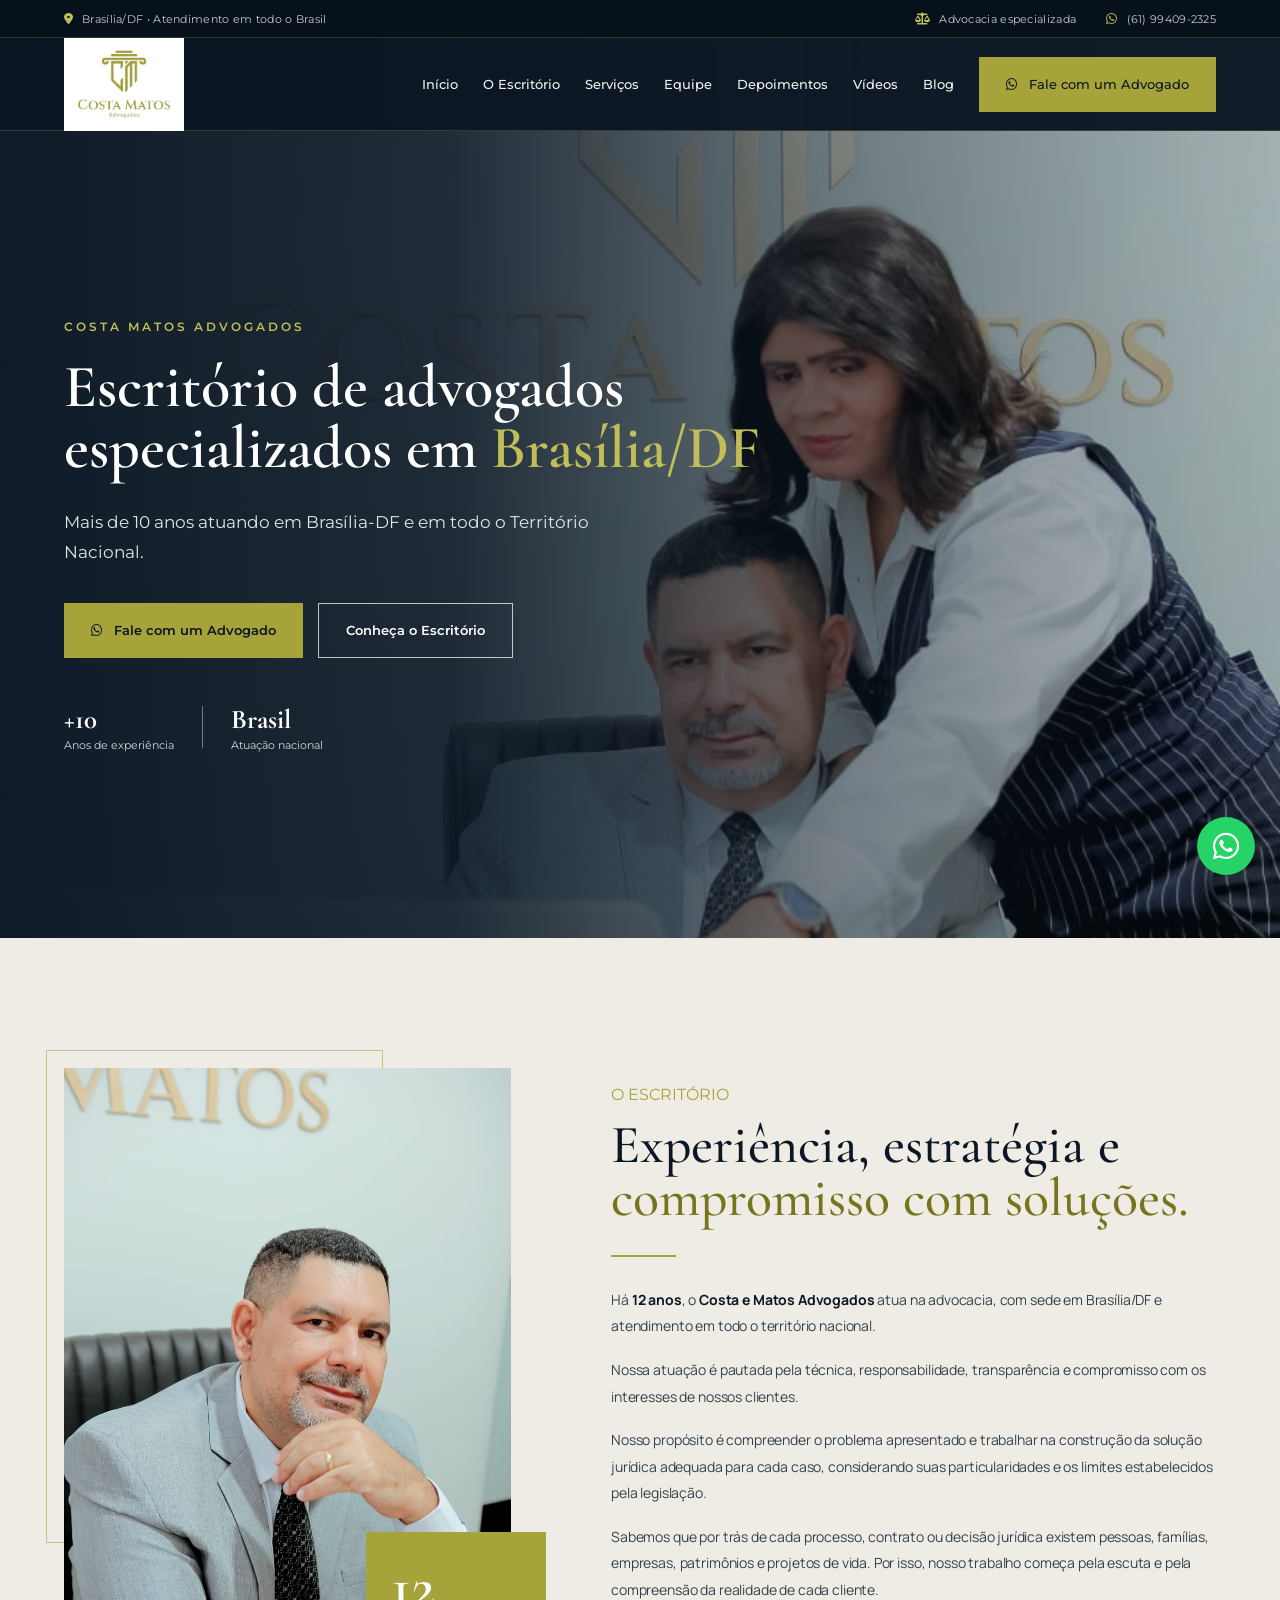
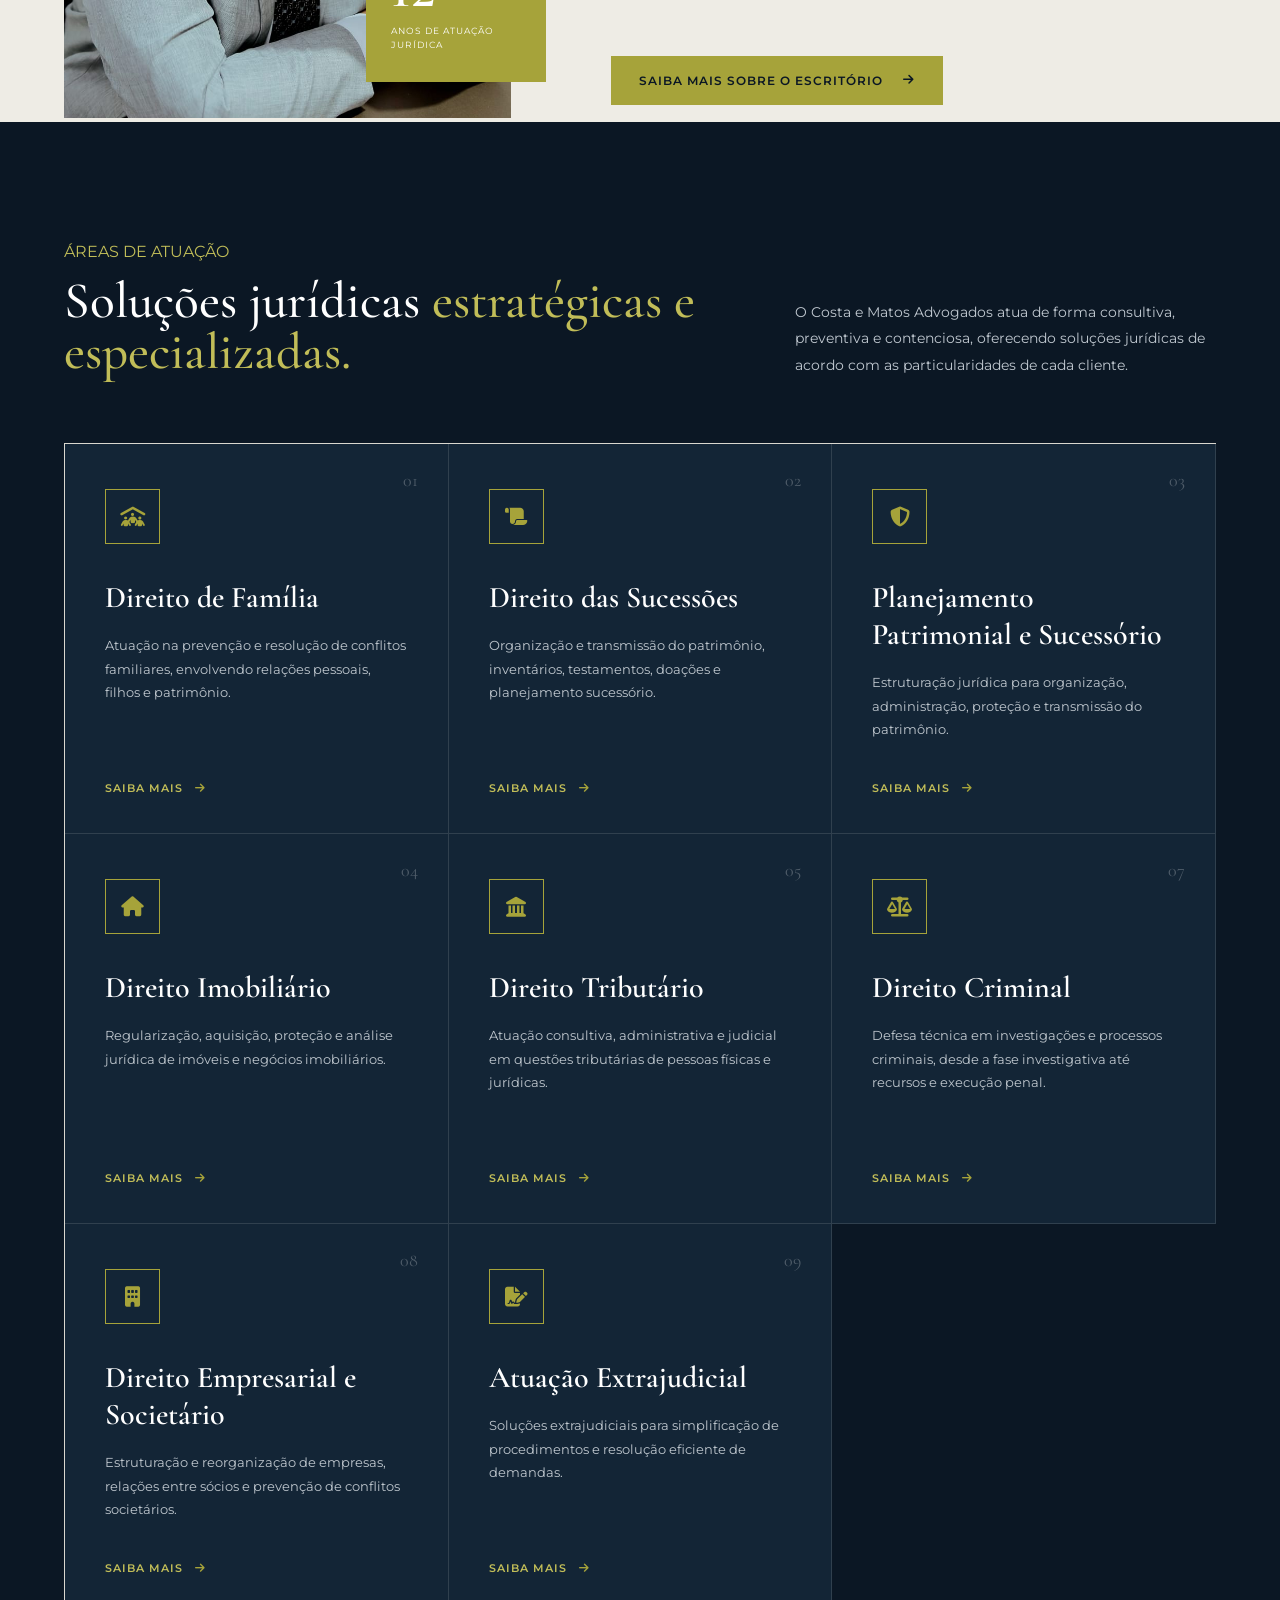
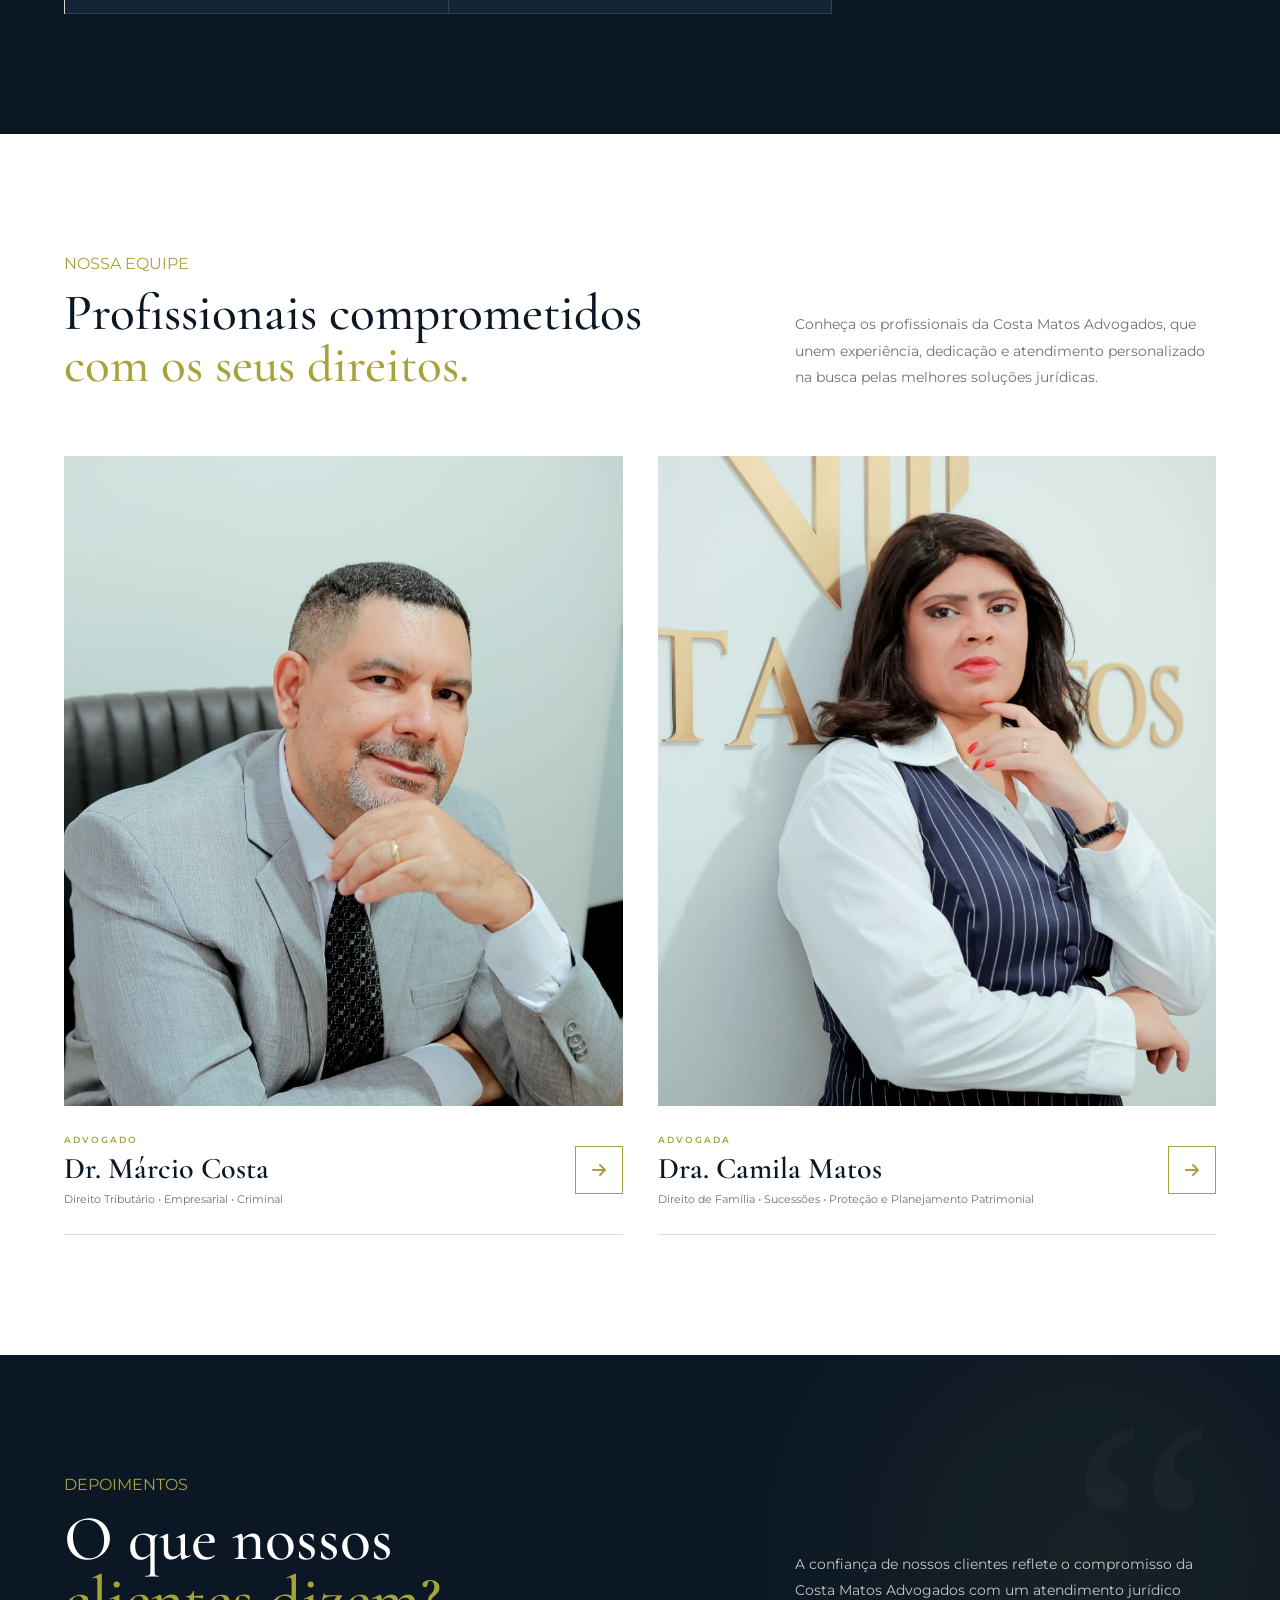
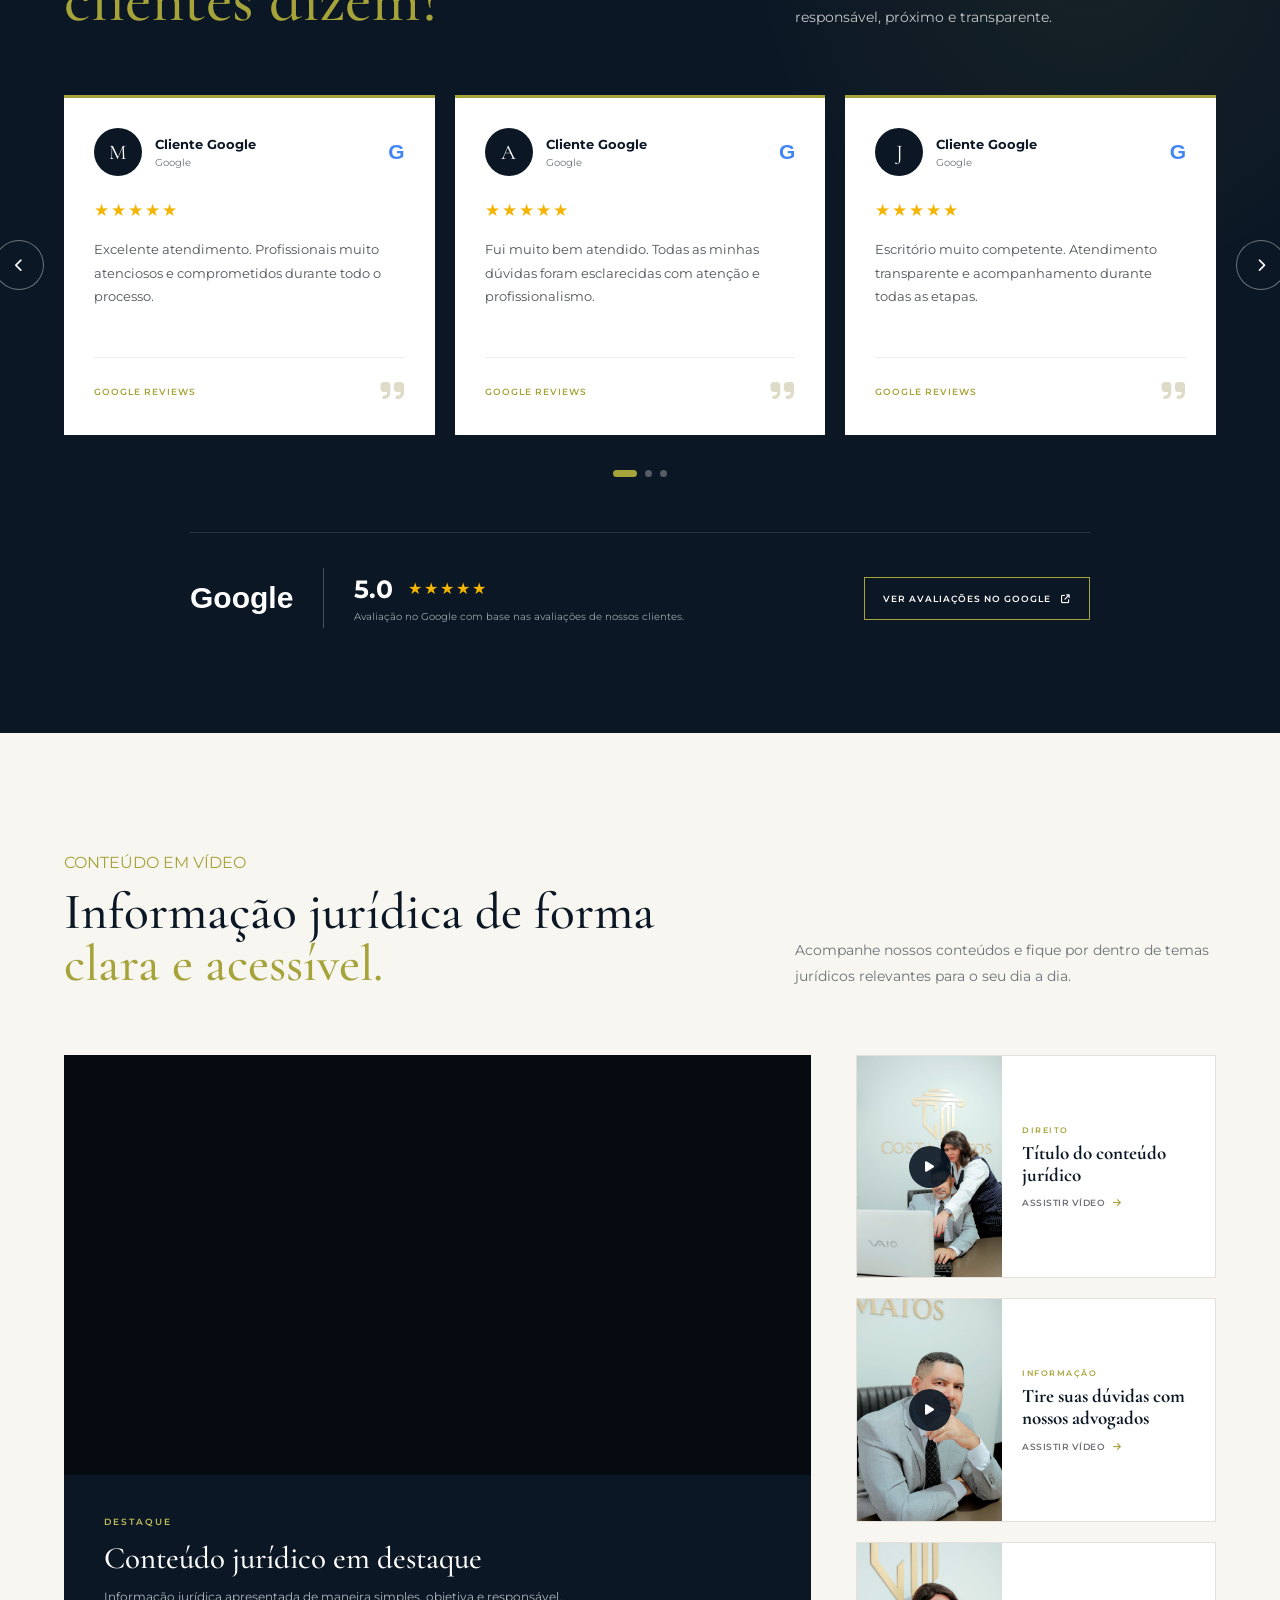
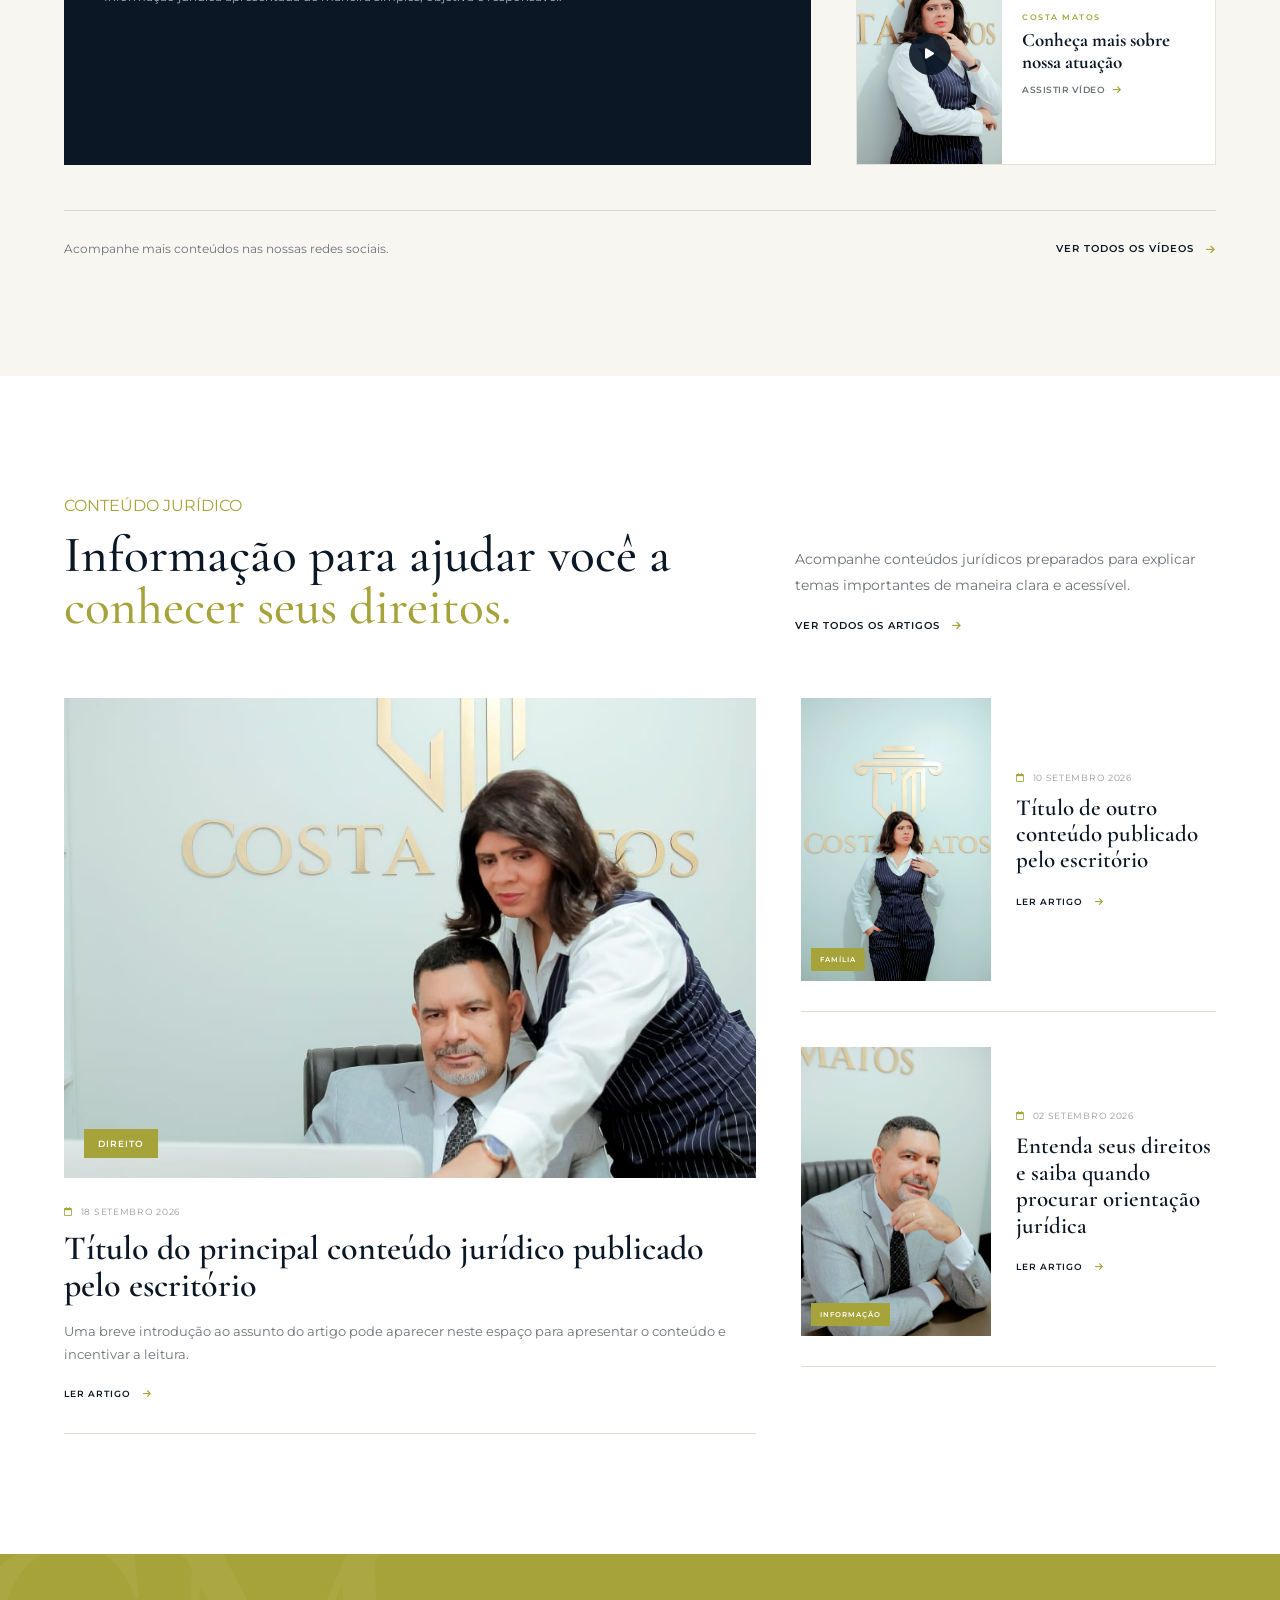
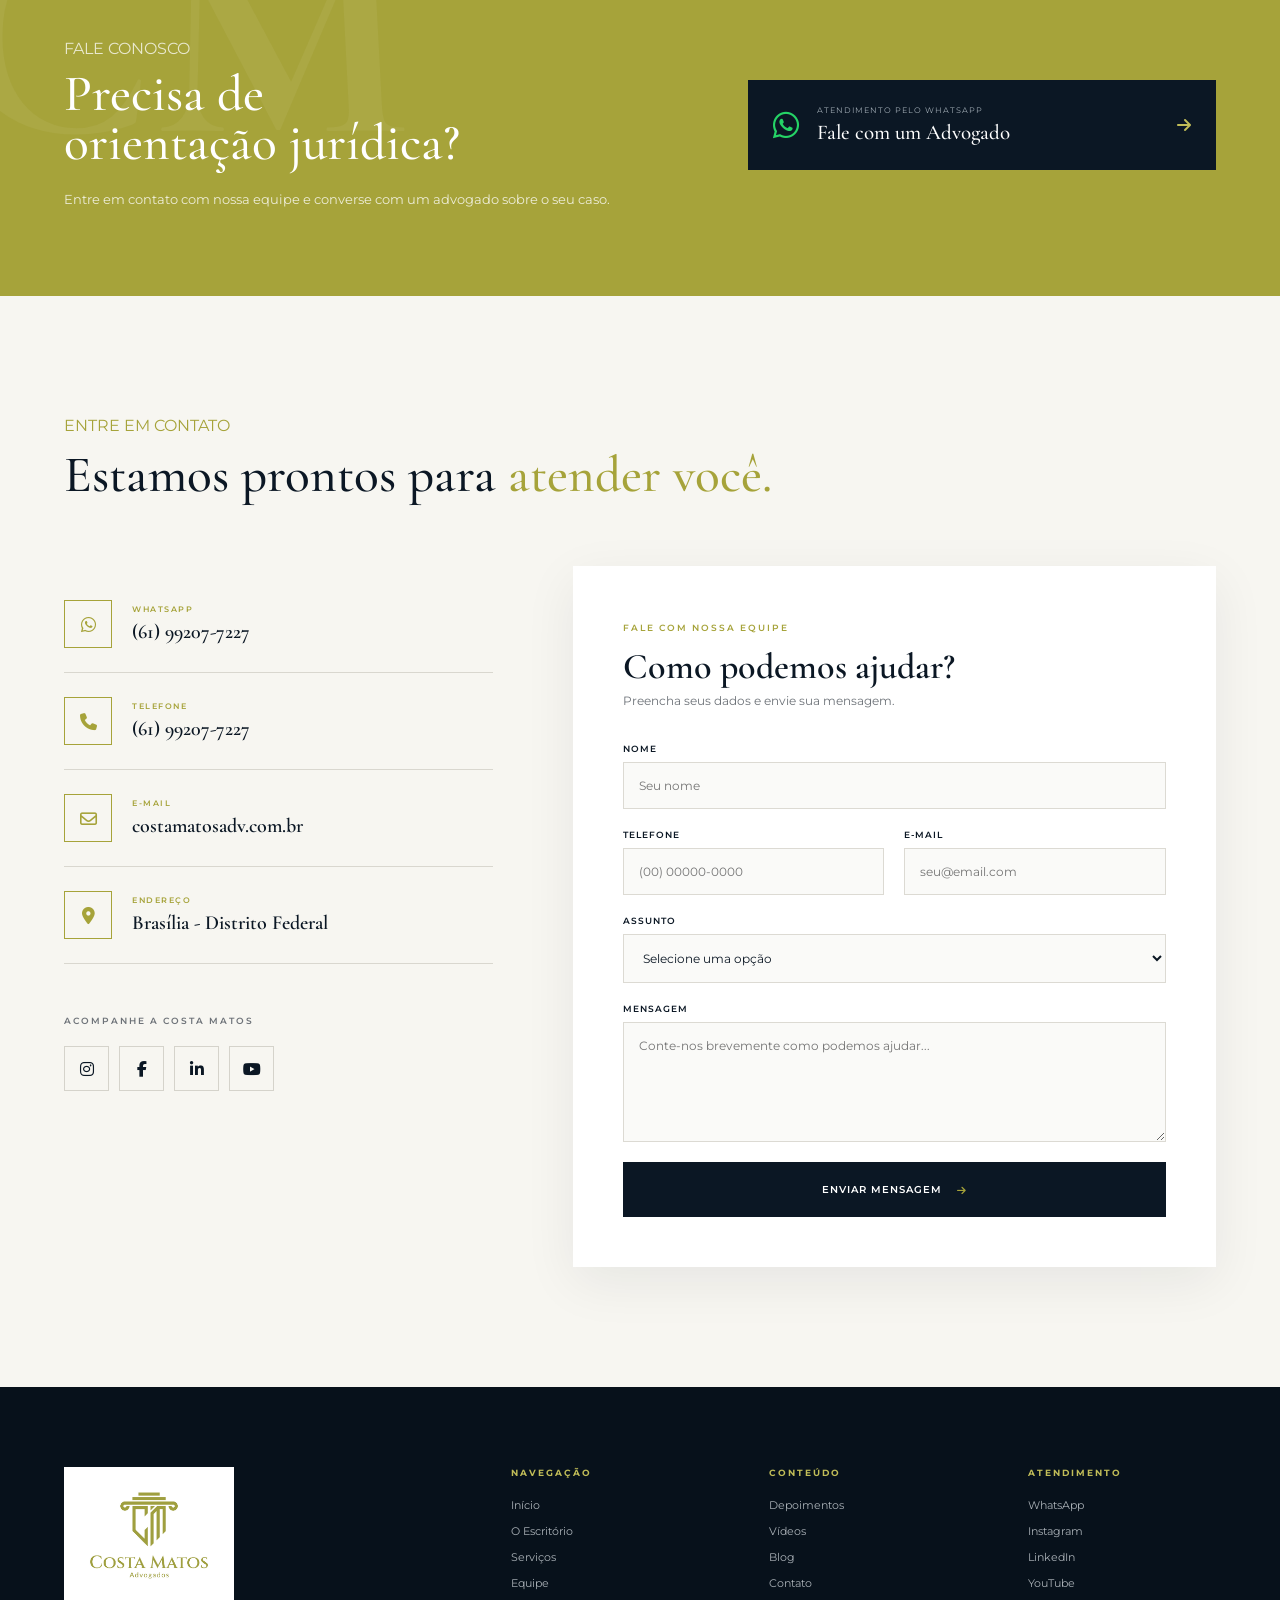
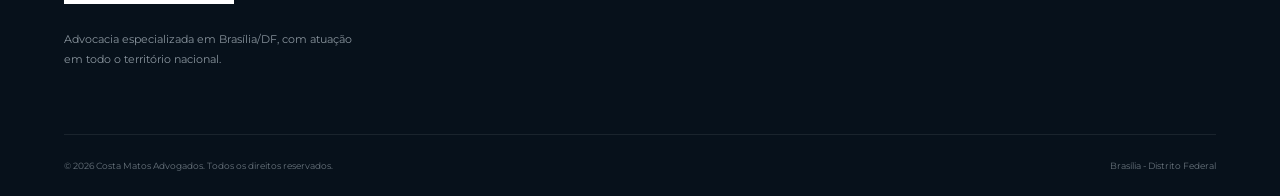
<file: index.html>
<!DOCTYPE html>
<html lang="pt-BR">

<head>
    <meta charset="UTF-8">

    <meta name="viewport"
          content="width=device-width, initial-scale=1.0">

    <meta name="description"
          content="Costa Matos Advogados - Escritório de advocacia em Brasília-DF com atuação em todo o território nacional.">

    <title>Costa Matos Advogados | Brasília - DF</title>

    <link rel="stylesheet" href="src/css/style.css">

    <!-- Ícones -->
    <link rel="stylesheet"
          href="https://cdnjs.cloudflare.com/ajax/libs/font-awesome/6.5.2/css/all.min.css">

          <link rel="icon"
           type="image/png"
           href="assets/images/icone.png">
</head>

<body class="home-page">

    <!-- BARRA SUPERIOR -->
<div class="top-bar" id="top-bar">
    <div class="container top-bar-container">

        <div class="top-bar-location">
            <i class="fa-solid fa-location-dot"></i>
            <span>Brasília/DF • Atendimento em todo o Brasil</span>
        </div>

        <div class="top-bar-right">
            <span>
                <i class="fa-solid fa-scale-balanced"></i>
                Advocacia especializada
            </span>

            <a href="https://wa.me/5561994092325"
               target="_blank"
               rel="noopener noreferrer">
                <i class="fa-brands fa-whatsapp"></i>
                (61) 99409-2325
            </a>
        </div>

    </div>
</div>
    <!-- HEADER -->
    <header class="header">

        <div class="container header-container">

            <a href="#inicio" class="logo">
                <img src="assets/images/logo.jpeg"
                     alt="Costa Matos Advogados">
            </a>

            <nav class="nav" id="nav">

                <a href="#inicio">Início</a>
                <a href="#escritorio">O Escritório</a>
                <a href="#servicos">Serviços</a>
                <a href="#equipe">Equipe</a>
                <a href="#depoimentos">Depoimentos</a>
                <a href="#videos">Vídeos</a>
                <a href="#blog">Blog</a>

                <a href="https://wa.me/5561994092325?text=Olá%2C%20vim%20pelo%20site%20da%20Costa%20e%20Matos%20Advogados%20e%20gostaria%20de%20mais%20informações."
   class="btn-primary"
   target="_blank"
   rel="noopener noreferrer">

    <i class="fa-brands fa-whatsapp"></i>

    Fale com um Advogado
</a>

            </nav>

            <button class="menu-mobile"
                    id="menu-mobile"
                    aria-label="Abrir menu">

                <i class="fa-solid fa-bars"></i>

            </button>

        </div>

    </header>


    <main>

        <!-- HERO -->
        <section class="hero" id="inicio">

            <div class="container hero-container">

                <div class="hero-content">

                    <span class="hero-tag">
                        COSTA MATOS ADVOGADOS
                    </span>

                    <h1>
                        Escritório de advogados
                        especializados em
                        <span>Brasília/DF</span>
                    </h1>

                    <p>
                        Mais de 10 anos atuando em Brasília-DF
                        e em todo o Território Nacional.
                    </p>

                    <div class="hero-buttons">

                        <a href="https://wa.me/5561994092325?text=Olá%2C%20vim%20pelo%20site%20da%20Costa%20e%20Matos%20Advogados%20e%20gostaria%20de%20mais%20informações."
   class="btn-primary"
   target="_blank"
   rel="noopener noreferrer">

    <i class="fa-brands fa-whatsapp"></i>

    Fale com um Advogado
</a>

                        <a href="#escritorio"
                           class="btn-secondary">

                            Conheça o Escritório

                        </a>

                    </div>

                    <div class="hero-info">

                        <div>
                            <strong>+10</strong>
                            <span>Anos de experiência</span>
                        </div>

                        <div class="divider"></div>

                        <div>
                            <strong>Brasil</strong>
                            <span>Atuação nacional</span>
                        </div>

                    </div>

                </div>

            </div>

        </section>

<!-- O ESCRITÓRIO -->
<section class="about" id="escritorio">

    <div class="container">

        <!-- PARTE SUPERIOR -->
        <div class="about-top">

            <div class="about-image">

                <img
                    src="assets/images/advogado.jpeg"
                    alt="Costa e Matos Advogados" loading="lazy" decoding="async">

                <div class="about-detail">
                    <span>12</span>
                    <p>anos de atuação jurídica</p>
                </div>

            </div>


            <div class="about-content">

                <span class="section-tag">
                    O ESCRITÓRIO
                </span>

                <h2>
                    Experiência, estratégia e
                    <span>compromisso com soluções.</span>
                </h2>

                <div class="gold-line"></div>

                <p class="about-lead">
                    Há <strong>12 anos</strong>, o
                    <strong>Costa e Matos Advogados</strong>
                    atua na advocacia, com sede em Brasília/DF
                    e atendimento em todo o território nacional.
                </p>

                <p>
                    Nossa atuação é pautada pela técnica,
                    responsabilidade, transparência e compromisso
                    com os interesses de nossos clientes.
                </p>

                <p>
                    Nosso propósito é compreender o problema
                    apresentado e trabalhar na construção da
                    solução jurídica adequada para cada caso,
                    considerando suas particularidades e os
                    limites estabelecidos pela legislação.
                </p>

                <p>
                    Sabemos que por trás de cada processo,
                    contrato ou decisão jurídica existem pessoas,
                    famílias, empresas, patrimônios e projetos de
                    vida. Por isso, nosso trabalho começa pela
                    escuta e pela compreensão da realidade de
                    cada cliente.
                </p>

                <a href="escritorio.html" class="about-more-btn">
    Saiba mais sobre o escritório
    <i class="fa-solid fa-arrow-right"></i>
</a>

            </div>

        </div>
   </div> 
</section>

<!-- ÁREAS DE ATUAÇÃO -->
<section class="services" id="servicos">

    <div class="container">

        <div class="services-header">

            <div>
                <span class="section-tag dark-tag">
                    ÁREAS DE ATUAÇÃO
                </span>

                <h2>
                    Soluções jurídicas
                    <span>estratégicas e especializadas.</span>
                </h2>
            </div>

            <p>
                O Costa e Matos Advogados atua de forma consultiva,
                preventiva e contenciosa, oferecendo soluções jurídicas
                de acordo com as particularidades de cada cliente.
            </p>

        </div>


        <div class="services-grid">

            <!-- DIREITO DE FAMÍLIA -->
            <article class="service-card">

                <div class="service-number">01</div>

                <div class="service-icon">
                    <i class="fa-solid fa-people-roof"></i>
                </div>

                <h3>Direito de Família</h3>

                <p>
                    Atuação na prevenção e resolução de conflitos
                    familiares, envolvendo relações pessoais,
                    filhos e patrimônio.
                </p>

                <a href="areas/direito-familia.html">
                    Saiba mais
                    <i class="fa-solid fa-arrow-right"></i>
                </a>

            </article>


            <!-- SUCESSÕES -->
            <article class="service-card">

                <div class="service-number">02</div>

                <div class="service-icon">
                    <i class="fa-solid fa-scroll"></i>
                </div>

                <h3>Direito das Sucessões</h3>

                <p>
                    Organização e transmissão do patrimônio,
                    inventários, testamentos, doações e
                    planejamento sucessório.
                </p>

                <a href="areas/sucessoes.html">
                    Saiba mais
                    <i class="fa-solid fa-arrow-right"></i>
                </a>

            </article>


            <!-- PLANEJAMENTO PATRIMONIAL -->
            <article class="service-card">

                <div class="service-number">03</div>

                <div class="service-icon">
                    <i class="fa-solid fa-shield-halved"></i>
                </div>

                <h3>
                    Planejamento Patrimonial
                    e Sucessório
                </h3>

                <p>
                    Estruturação jurídica para organização,
                    administração, proteção e transmissão
                    do patrimônio.
                </p>

                <a href="areas/planejamento-patrimonial.html">
                    Saiba mais
                    <i class="fa-solid fa-arrow-right"></i>
                </a>

            </article>


            <!-- IMOBILIÁRIO -->
            <article class="service-card">

                <div class="service-number">04</div>

                <div class="service-icon">
                    <i class="fa-solid fa-house"></i>
                </div>

                <h3>Direito Imobiliário</h3>

                <p>
                    Regularização, aquisição, proteção e análise
                    jurídica de imóveis e negócios imobiliários.
                </p>

                <a href="areas/direito-imobiliario.html">
                    Saiba mais
                    <i class="fa-solid fa-arrow-right"></i>
                </a>

            </article>


            <!-- TRIBUTÁRIO -->
            <article class="service-card">

                <div class="service-number">05</div>

                <div class="service-icon">
                    <i class="fa-solid fa-landmark"></i>
                </div>

                <h3>Direito Tributário</h3>

                <p>
                    Atuação consultiva, administrativa e judicial
                    em questões tributárias de pessoas físicas
                    e jurídicas.
                </p>

                <a href="areas/direito-tributario.html">
                    Saiba mais
                    <i class="fa-solid fa-arrow-right"></i>
                </a>

            </article>


            <!-- CRIMINAL -->
            <article class="service-card">

                <div class="service-number">07</div>

                <div class="service-icon">
                    <i class="fa-solid fa-scale-balanced"></i>
                </div>

                <h3>Direito Criminal</h3>

                <p>
                    Defesa técnica em investigações e processos
                    criminais, desde a fase investigativa até
                    recursos e execução penal.
                </p>

                <a href="areas/direito-criminal.html">
                    Saiba mais
                    <i class="fa-solid fa-arrow-right"></i>
                </a>

            </article>


            <!-- EMPRESARIAL -->
            <article class="service-card">

                <div class="service-number">08</div>

                <div class="service-icon">
                    <i class="fa-solid fa-building"></i>
                </div>

                <h3>
                    Direito Empresarial
                    e Societário
                </h3>

                <p>
                    Estruturação e reorganização de empresas,
                    relações entre sócios e prevenção de
                    conflitos societários.
                </p>

                <a href="areas/direito-empresarial.html">
                    Saiba mais
                    <i class="fa-solid fa-arrow-right"></i>
                </a>

            </article>


            <!-- EXTRAJUDICIAL -->
            <article class="service-card">

                <div class="service-number">09</div>

                <div class="service-icon">
                    <i class="fa-solid fa-file-signature"></i>
                </div>

                <h3>Atuação Extrajudicial</h3>

                <p>
                    Soluções extrajudiciais para simplificação
                    de procedimentos e resolução eficiente
                    de demandas.
                </p>

                <a href="areas/extrajudicial.html">
                    Saiba mais
                    <i class="fa-solid fa-arrow-right"></i>
                </a>

            </article>

        </div>

    </div>

</section>

<!-- NOSSA EQUIPE -->
<section class="team" id="equipe">

    <div class="container">

        <div class="team-header">

            <div>
                <span class="section-tag dark-tag">
                    NOSSA EQUIPE
                </span>

                <h2>
                    Profissionais comprometidos
                    <span>com os seus direitos.</span>
                </h2>
            </div>

            <p>
                Conheça os profissionais da Costa Matos Advogados,
                que unem experiência, dedicação e atendimento
                personalizado na busca pelas melhores soluções jurídicas.
            </p>

        </div>


        <div class="team-grid">

            <!-- ADVOGADO -->
            <article class="team-member">

    <div class="team-photo">

        <img src="assets/images/advogado.jpeg"
             alt="Dr. Márcio Costa" loading="lazy" decoding="async">

        <div class="team-overlay">

            <span>
                OAB/DF 31.603
            </span>

        </div>

    </div>


    <div class="team-info">

        <div>

            <span class="team-role">
                ADVOGADO
            </span>

            <h3>
                Dr. Márcio Costa
            </h3>

            <p>
                Direito Tributário • Empresarial • Criminal
            </p>

        </div>


        <a href="equipe/marcio-costa.html"
           class="team-contact"
           aria-label="Conheça o Dr. Márcio Costa">

            <i class="fa-solid fa-arrow-right"></i>

        </a>

    </div>

</article>


            <!-- ADVOGADA -->
            <article class="team-member">

    <div class="team-photo">

        <img src="assets/images/advogada.jpeg"
             alt="Dra. Camila Matos" loading="lazy" decoding="async">

        <div class="team-overlay">

            <span>
                OAB/DF 37.350
            </span>

        </div>

    </div>


    <div class="team-info">

        <div>

            <span class="team-role">
                ADVOGADA
            </span>

            <h3>
                Dra. Camila Matos
            </h3>

            <p>
                Direito de Família • Sucessões • Proteção e Planejamento Patrimonial
            </p>

        </div>


        <a href="equipe/camila-matos.html"
           class="team-contact"
           aria-label="Conheça a Dra. Camila Matos">

            <i class="fa-solid fa-arrow-right"></i>

        </a>

    </div>

</article>
        </div>

    </div>

</section>


<!-- DEPOIMENTOS -->
<section class="testimonials" id="depoimentos">

    <div class="container">

        <div class="testimonials-header">

            <div>
                <span class="section-tag">
                    DEPOIMENTOS
                </span>

                <h2>
                    O que nossos
                    <span>clientes dizem?</span>
                </h2>
            </div>

            <p>
                A confiança de nossos clientes reflete
                o compromisso da Costa Matos Advogados
                com um atendimento jurídico responsável,
                próximo e transparente.
            </p>

        </div>


        <!-- CARROSSEL -->
        <div class="reviews-wrapper">

            <button class="review-arrow review-prev"
                    id="review-prev"
                    aria-label="Avaliação anterior">

                <i class="fa-solid fa-chevron-left"></i>

            </button>


            <div class="reviews-viewport">

                <div class="reviews-track" id="reviews-track">


                    <!-- AVALIAÇÃO 01 -->
                    <article class="review-card">

                        <div class="review-user">

                            <div class="review-avatar">
                                M
                            </div>

                            <div class="review-person">
                                <strong>Cliente Google</strong>
                                <span>Google</span>
                            </div>

                            <div class="google-g">
                                G
                            </div>

                        </div>


                        <div class="review-stars">
                            ★★★★★
                        </div>


                        <p class="review-text">
                            Excelente atendimento. Profissionais
                            muito atenciosos e comprometidos durante
                            todo o processo.
                        </p>


                        <div class="review-bottom">

                            <span>Google Reviews</span>

                            <i class="fa-solid fa-quote-right"></i>

                        </div>

                    </article>


                    <!-- AVALIAÇÃO 02 -->
                    <article class="review-card">

                        <div class="review-user">

                            <div class="review-avatar">
                                A
                            </div>

                            <div class="review-person">
                                <strong>Cliente Google</strong>
                                <span>Google</span>
                            </div>

                            <div class="google-g">
                                G
                            </div>

                        </div>


                        <div class="review-stars">
                            ★★★★★
                        </div>


                        <p class="review-text">
                            Fui muito bem atendido. Todas as minhas
                            dúvidas foram esclarecidas com atenção
                            e profissionalismo.
                        </p>


                        <div class="review-bottom">

                            <span>Google Reviews</span>

                            <i class="fa-solid fa-quote-right"></i>

                        </div>

                    </article>


                    <!-- AVALIAÇÃO 03 -->
                    <article class="review-card">

                        <div class="review-user">

                            <div class="review-avatar">
                                J
                            </div>

                            <div class="review-person">
                                <strong>Cliente Google</strong>
                                <span>Google</span>
                            </div>

                            <div class="google-g">
                                G
                            </div>

                        </div>


                        <div class="review-stars">
                            ★★★★★
                        </div>


                        <p class="review-text">
                            Escritório muito competente. Atendimento
                            transparente e acompanhamento durante
                            todas as etapas.
                        </p>


                        <div class="review-bottom">

                            <span>Google Reviews</span>

                            <i class="fa-solid fa-quote-right"></i>

                        </div>

                    </article>


                    <!-- AVALIAÇÃO 04 -->
                    <article class="review-card">

                        <div class="review-user">

                            <div class="review-avatar">
                                C
                            </div>

                            <div class="review-person">
                                <strong>Cliente Google</strong>
                                <span>Google</span>
                            </div>

                            <div class="google-g">
                                G
                            </div>

                        </div>


                        <div class="review-stars">
                            ★★★★★
                        </div>


                        <p class="review-text">
                            Ótimos profissionais. Atendimento
                            cuidadoso, rápido e com explicações
                            claras durante todo o atendimento.
                        </p>


                        <div class="review-bottom">

                            <span>Google Reviews</span>

                            <i class="fa-solid fa-quote-right"></i>

                        </div>

                    </article>


                    <!-- AVALIAÇÃO 05 -->
                    <article class="review-card">

                        <div class="review-user">

                            <div class="review-avatar">
                                R
                            </div>

                            <div class="review-person">
                                <strong>Cliente Google</strong>
                                <span>Google</span>
                            </div>

                            <div class="google-g">
                                G
                            </div>

                        </div>


                        <div class="review-stars">
                            ★★★★★
                        </div>


                        <p class="review-text">
                            Recomendo o escritório. Sempre fui
                            atendido com muita atenção e tive
                            retorno sempre que precisei.
                        </p>


                        <div class="review-bottom">

                            <span>Google Reviews</span>

                            <i class="fa-solid fa-quote-right"></i>

                        </div>

                    </article>


                </div>

            </div>


            <button class="review-arrow review-next"
                    id="review-next"
                    aria-label="Próxima avaliação">

                <i class="fa-solid fa-chevron-right"></i>

            </button>

        </div>


        <!-- INDICADORES -->
        <div class="review-dots" id="review-dots"></div>


        <!-- NOTA GOOGLE -->
        <div class="google-rating">

            <div class="google-name">
                Google
            </div>

            <div class="rating-divider"></div>

            <div class="rating-score">

                <div>
                    <strong>5.0</strong>

                    <span class="rating-stars">
                        ★★★★★
                    </span>
                </div>

                <p>
                    Avaliação no Google com base nas
                    avaliações de nossos clientes.
                </p>

            </div>

            <a href="#"
               class="google-reviews-link"
               target="_blank"
               rel="noopener">

                Ver avaliações no Google

                <i class="fa-solid fa-arrow-up-right-from-square"></i>

            </a>

        </div>

    </div>

</section>

<!-- VÍDEOS -->
<section class="videos" id="videos">

    <div class="container">

        <div class="videos-header">

            <div>
                <span class="section-tag dark-tag">
                    CONTEÚDO EM VÍDEO
                </span>

                <h2>
                    Informação jurídica de forma
                    <span>clara e acessível.</span>
                </h2>
            </div>

            <p>
                Acompanhe nossos conteúdos e fique por dentro
                de temas jurídicos relevantes para o seu dia a dia.
            </p>

        </div>


        <div class="videos-grid">

            <!-- VÍDEO PRINCIPAL -->
            <article class="video-main">

                <div class="video-frame">

                    <iframe
                        src="https://www.youtube.com/embed/VIDEO_ID"
                        title="Vídeo Costa Matos Advogados"
                        allow="accelerometer; autoplay; clipboard-write;
                        encrypted-media; gyroscope; picture-in-picture"
                        allowfullscreen>
                    </iframe>

                </div>

                <div class="video-main-info">

                    <span>DESTAQUE</span>

                    <h3>
                        Conteúdo jurídico em destaque
                    </h3>

                    <p>
                        Informação jurídica apresentada de maneira
                        simples, objetiva e responsável.
                    </p>

                </div>

            </article>


            <!-- VÍDEOS LATERAIS -->
            <div class="video-list">


                <article class="video-item">

                    <div class="video-thumbnail">

                        <img
                            src="assets/images/escritorio.jpeg"
                            alt="Conteúdo jurídico" loading="lazy" decoding="async">

                        <div class="video-play">
                            <i class="fa-solid fa-play"></i>
                        </div>

                    </div>

                    <div class="video-info">

                        <span>
                            DIREITO
                        </span>

                        <h3>
                            Título do conteúdo jurídico
                        </h3>

                        <a href="#">
                            Assistir vídeo
                            <i class="fa-solid fa-arrow-right"></i>
                        </a>

                    </div>

                </article>


                <article class="video-item">

                    <div class="video-thumbnail">

                        <img
                            src="assets/images/advogado.jpeg"
                            alt="Conteúdo jurídico" loading="lazy" decoding="async">

                        <div class="video-play">
                            <i class="fa-solid fa-play"></i>
                        </div>

                    </div>

                    <div class="video-info">

                        <span>
                            INFORMAÇÃO
                        </span>

                        <h3>
                            Tire suas dúvidas com nossos advogados
                        </h3>

                        <a href="#">
                            Assistir vídeo
                            <i class="fa-solid fa-arrow-right"></i>
                        </a>

                    </div>

                </article>


                <article class="video-item">

                    <div class="video-thumbnail">

                        <img
                            src="assets/images/advogada.jpeg"
                            alt="Conteúdo jurídico" loading="lazy" decoding="async">

                        <div class="video-play">
                            <i class="fa-solid fa-play"></i>
                        </div>

                    </div>

                    <div class="video-info">

                        <span>
                            COSTA MATOS
                        </span>

                        <h3>
                            Conheça mais sobre nossa atuação
                        </h3>

                        <a href="#">
                            Assistir vídeo
                            <i class="fa-solid fa-arrow-right"></i>
                        </a>

                    </div>

                </article>

            </div>

        </div>


        <div class="videos-bottom">

            <span>
                Acompanhe mais conteúdos nas nossas redes sociais.
            </span>

            <a href="#">
                Ver todos os vídeos
                <i class="fa-solid fa-arrow-right"></i>
            </a>

        </div>

    </div>

</section>

<!-- BLOG -->
<section class="blog" id="blog">

    <div class="container">

        <div class="blog-header">

            <div>
                <span class="section-tag dark-tag">
                    CONTEÚDO JURÍDICO
                </span>

                <h2>
                    Informação para ajudar você a
                    <span>conhecer seus direitos.</span>
                </h2>
            </div>

            <div class="blog-header-right">

                <p>
                    Acompanhe conteúdos jurídicos preparados
                    para explicar temas importantes de maneira
                    clara e acessível.
                </p>

                <a href="#" class="blog-all">
                    Ver todos os artigos
                    <i class="fa-solid fa-arrow-right"></i>
                </a>

            </div>

        </div>


        <div class="blog-grid">

            <!-- ARTIGO PRINCIPAL -->
            <article class="blog-featured">

                <a href="#" class="blog-image">

                    <img
                        src="assets/images/escritorio.jpeg"
                        alt="Conteúdo jurídico Costa Matos" loading="lazy" decoding="async">

                    <span class="blog-category">
                        Direito
                    </span>

                </a>


                <div class="blog-featured-content">

                    <div class="blog-date">
                        <i class="fa-regular fa-calendar"></i>
                        18 Setembro 2026
                    </div>

                    <h3>
                        <a href="#">
                            Título do principal conteúdo jurídico
                            publicado pelo escritório
                        </a>
                    </h3>

                    <p>
                        Uma breve introdução ao assunto do artigo
                        pode aparecer neste espaço para apresentar
                        o conteúdo e incentivar a leitura.
                    </p>

                    <a href="#" class="read-more">
                        Ler artigo
                        <i class="fa-solid fa-arrow-right"></i>
                    </a>

                </div>

            </article>


            <!-- ARTIGOS LATERAIS -->
            <div class="blog-side">


                <article class="blog-card">

                    <a href="#" class="blog-card-image">

                        <img
                            src="assets/images/advogada-escritorio.jpeg"
                            alt="Artigo jurídico" loading="lazy" decoding="async">

                        <span class="blog-category">
                            Família
                        </span>

                    </a>


                    <div class="blog-card-content">

                        <div class="blog-date">
                            <i class="fa-regular fa-calendar"></i>
                            10 Setembro 2026
                        </div>

                        <h3>
                            <a href="#">
                                Título de outro conteúdo publicado
                                pelo escritório
                            </a>
                        </h3>

                        <a href="#" class="read-more">
                            Ler artigo
                            <i class="fa-solid fa-arrow-right"></i>
                        </a>

                    </div>

                </article>


                <article class="blog-card">

                    <a href="#" class="blog-card-image">

                        <img
                            src="assets/images/advogado.jpeg"
                            alt="Artigo jurídico" loading="lazy" decoding="async">

                        <span class="blog-category">
                            Informação
                        </span>

                    </a>


                    <div class="blog-card-content">

                        <div class="blog-date">
                            <i class="fa-regular fa-calendar"></i>
                            02 Setembro 2026
                        </div>

                        <h3>
                            <a href="#">
                                Entenda seus direitos e saiba
                                quando procurar orientação jurídica
                            </a>
                        </h3>

                        <a href="#" class="read-more">
                            Ler artigo
                            <i class="fa-solid fa-arrow-right"></i>
                        </a>

                    </div>

                </article>

            </div>

        </div>

    </div>

</section>

<!-- CTA -->
<section class="cta">

    <div class="container cta-container">

        <div class="cta-content">

            <span class="section-tag">
                FALE CONOSCO
            </span>

            <h2>
                Precisa de
                <span>orientação jurídica?</span>
            </h2>

            <p>
                Entre em contato com nossa equipe e converse
                com um advogado sobre o seu caso.
            </p>

        </div>


        <div class="cta-action">

            <a href="https://wa.me/5561994092325?text=Olá%2C%20vim%20pelo%20site%20da%20Costa%20e%20Matos%20Advogados%20e%20gostaria%20de%20mais%20informações."
               class="cta-whatsapp"
               target="_blank"
               rel="noopener noreferrer">

                <i class="fa-brands fa-whatsapp"></i>

                <div>
                    <span>ATENDIMENTO PELO WHATSAPP</span>
                    <strong>Fale com um Advogado</strong>
                </div>

                <i class="fa-solid fa-arrow-right"></i>

            </a>

        </div>

    </div>

</section>

<!-- CONTATO -->
<section class="contact" id="contato">

    <div class="container">

        <div class="contact-header">

            <span class="section-tag dark-tag">
                ENTRE EM CONTATO
            </span>

            <h2>
                Estamos prontos para
                <span>atender você.</span>
            </h2>

        </div>


        <div class="contact-grid">


            <!-- INFORMAÇÕES -->
            <div class="contact-info">


                <div class="contact-item">

                    <div class="contact-icon">
                        <i class="fa-brands fa-whatsapp"></i>
                    </div>

                    <div>

                        <span>WHATSAPP</span>

                        <a href="#">
                            (61) 99207-7227
                        </a>

                    </div>

                </div>


                <div class="contact-item">

                    <div class="contact-icon">
                        <i class="fa-solid fa-phone"></i>
                    </div>

                    <div>

                        <span>TELEFONE</span>

                        <a href="#">
                            (61) 99207-7227
                        </a>

                    </div>

                </div>


                <div class="contact-item">

                    <div class="contact-icon">
                        <i class="fa-regular fa-envelope"></i>
                    </div>

                    <div>

                        <span>E-MAIL</span>

                        <a href="#">
                            costamatosadv.com.br
                        </a>

                    </div>

                </div>


                <div class="contact-item">

                    <div class="contact-icon">
                        <i class="fa-solid fa-location-dot"></i>
                    </div>

                    <div>

                        <span>ENDEREÇO</span>

                        <p>
                            Brasília - Distrito Federal
                        </p>

                    </div>

                </div>


                <!-- REDES -->

                <div class="contact-social">

                    <span>
                        ACOMPANHE A COSTA MATOS
                    </span>


                    <div class="social-links">

                        <a href="#"
                           aria-label="Instagram">

                            <i class="fa-brands fa-instagram"></i>

                        </a>


                        <a href="#"
                           aria-label="Facebook">

                            <i class="fa-brands fa-facebook-f"></i>

                        </a>


                        <a href="#"
                           aria-label="LinkedIn">

                            <i class="fa-brands fa-linkedin-in"></i>

                        </a>


                        <a href="#"
                           aria-label="YouTube">

                            <i class="fa-brands fa-youtube"></i>

                        </a>

                    </div>

                </div>

            </div>


            <!-- FORMULÁRIO -->
            <div class="contact-form-box">

                <span class="form-small">
                    FALE COM NOSSA EQUIPE
                </span>

                <h3>
                    Como podemos ajudar?
                </h3>

                <p>
                    Preencha seus dados e envie sua mensagem.
                </p>


                <form class="contact-form" id="contact-form">


                    <div class="form-group">

                        <label for="nome">
                            Nome
                        </label>

                        <input
                            type="text"
                            id="nome"
                            name="nome"
                            placeholder="Seu nome"
                            required>

                    </div>


                    <div class="form-row">

                        <div class="form-group">

                            <label for="telefone">
                                Telefone
                            </label>

                            <input
                                type="tel"
                                id="telefone"
                                name="telefone"
                                placeholder="(00) 00000-0000"
                                required>

                        </div>


                        <div class="form-group">

                            <label for="email">
                                E-mail
                            </label>

                            <input
                                type="email"
                                id="email"
                                name="email"
                                placeholder="seu@email.com">

                        </div>

                    </div>


                    <div class="form-group">

                        <label for="assunto">
                            Assunto
                        </label>

                        <select id="assunto" name="assunto" required>

    <option value="" disabled selected>
        Selecione uma opção
    </option>

    <option value="Direito de Família">
        Direito de Família
    </option>

    <option value="Direito das Sucessões">
        Direito das Sucessões
    </option>

    <option value="Planejamento Patrimonial e Sucessório">
        Planejamento Patrimonial e Sucessório
    </option>

    <option value="Direito Imobiliário">
        Direito Imobiliário
    </option>

    <option value="Direito Tributário">
        Direito Tributário
    </option>

    <option value="Direito Previdenciário">
        Direito Previdenciário
    </option>

    <option value="Direito Criminal">
        Direito Criminal
    </option>

    <option value="Direito Empresarial e Societário">
        Direito Empresarial e Societário
    </option>

    <option value="Atuação Extrajudicial">
        Atuação Extrajudicial
    </option>

    <option value="Outros">
        Outros
    </option>

</select>
                    </div>


                    <div class="form-group">

                        <label for="mensagem">
                            Mensagem
                        </label>

                        <textarea
                            id="mensagem"
                            name="mensagem"
                            rows="5"
                            placeholder="Conte-nos brevemente como podemos ajudar..."
                            required></textarea>

                    </div>


                    <button
                        type="submit"
                        class="form-button">

                        Enviar mensagem

                        <i class="fa-solid fa-arrow-right"></i>

                    </button>


                </form>

            </div>

        </div>

    </div>

</section>

<!-- FOOTER -->
<footer class="footer">

    <div class="container">

        <div class="footer-main">

            <div class="footer-brand">

                <img
                    src="assets/images/logo.jpeg"
                    alt="Costa Matos Advogados" loading="lazy" decoding="async">

                <p>
                    Advocacia especializada em Brasília/DF,
                    com atuação em todo o território nacional.
                </p>

            </div>


            <div class="footer-column">

                <h4>Navegação</h4>

                <a href="#inicio">Início</a>
                <a href="#escritorio">O Escritório</a>
                <a href="#servicos">Serviços</a>
                <a href="#equipe">Equipe</a>

            </div>


            <div class="footer-column">

                <h4>Conteúdo</h4>

                <a href="#depoimentos">Depoimentos</a>
                <a href="#videos">Vídeos</a>
                <a href="#blog">Blog</a>
                <a href="#contato">Contato</a>

            </div>


            <div class="footer-column">

                <h4>Atendimento</h4>

                <a href="https://wa.me/5561994092325?text=Olá%2C%20vim%20pelo%20site%20da%20Costa%20e%20Matos%20Advogados%20e%20gostaria%20de%20mais%20informações.">
                    WhatsApp
                </a>

                <a href="#">
                    Instagram
                </a>

                <a href="#">
                    LinkedIn
                </a>

                <a href="#">
                    YouTube
                </a>

            </div>

        </div>


        <div class="footer-bottom">

            <p>
                © 2026 Costa Matos Advogados.
                Todos os direitos reservados.
            </p>

            <p>
                Brasília - Distrito Federal
            </p>

        </div>

    </div>

</footer>

    </main>


    <!-- WHATSAPP FLUTUANTE -->
    <a href="https://wa.me/5561994092325?text=Olá%2C%20vim%20pelo%20site%20da%20Costa%20e%20Matos%20Advogados%20e%20gostaria%20de%20mais%20informações."
       class="whatsapp"
       aria-label="Fale conosco pelo WhatsApp">

        <i class="fa-brands fa-whatsapp"></i>

    </a>


    <script src="src/js/script.js"></script>

</body>
</html>
</file>
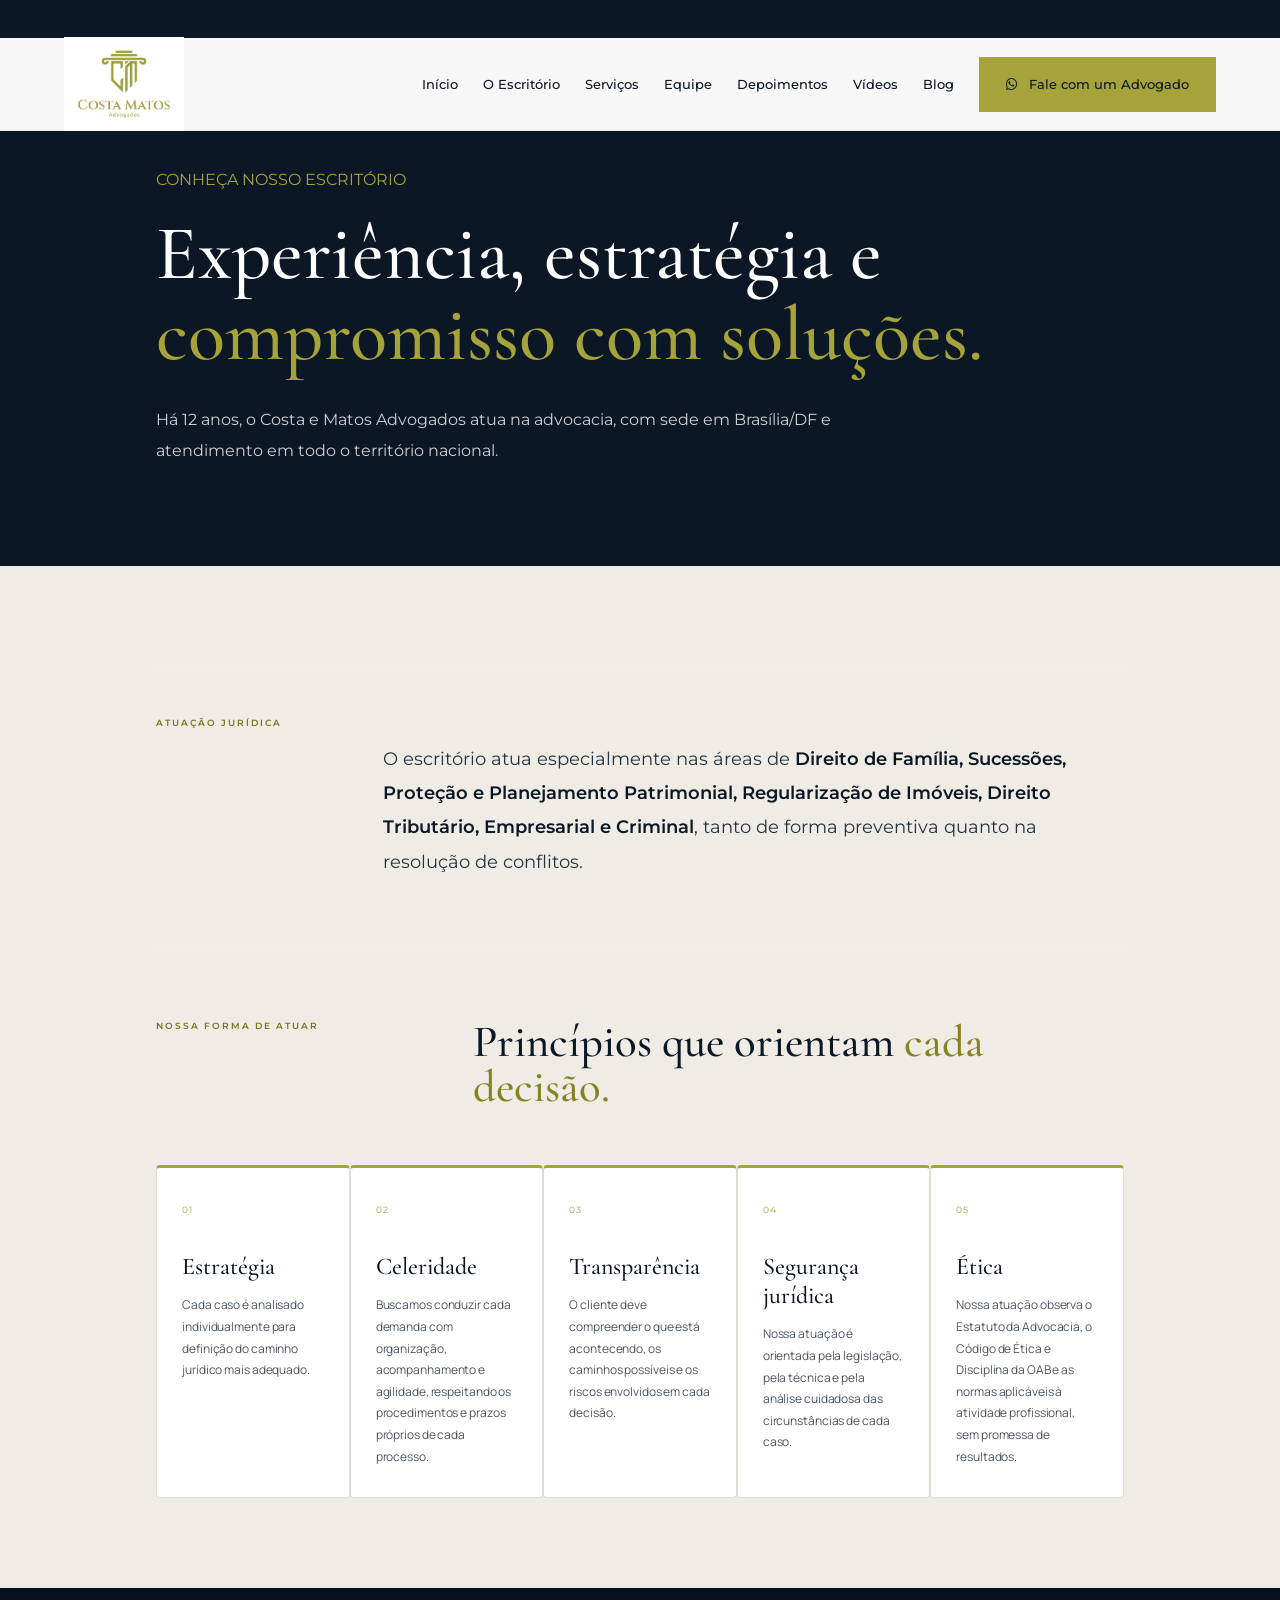
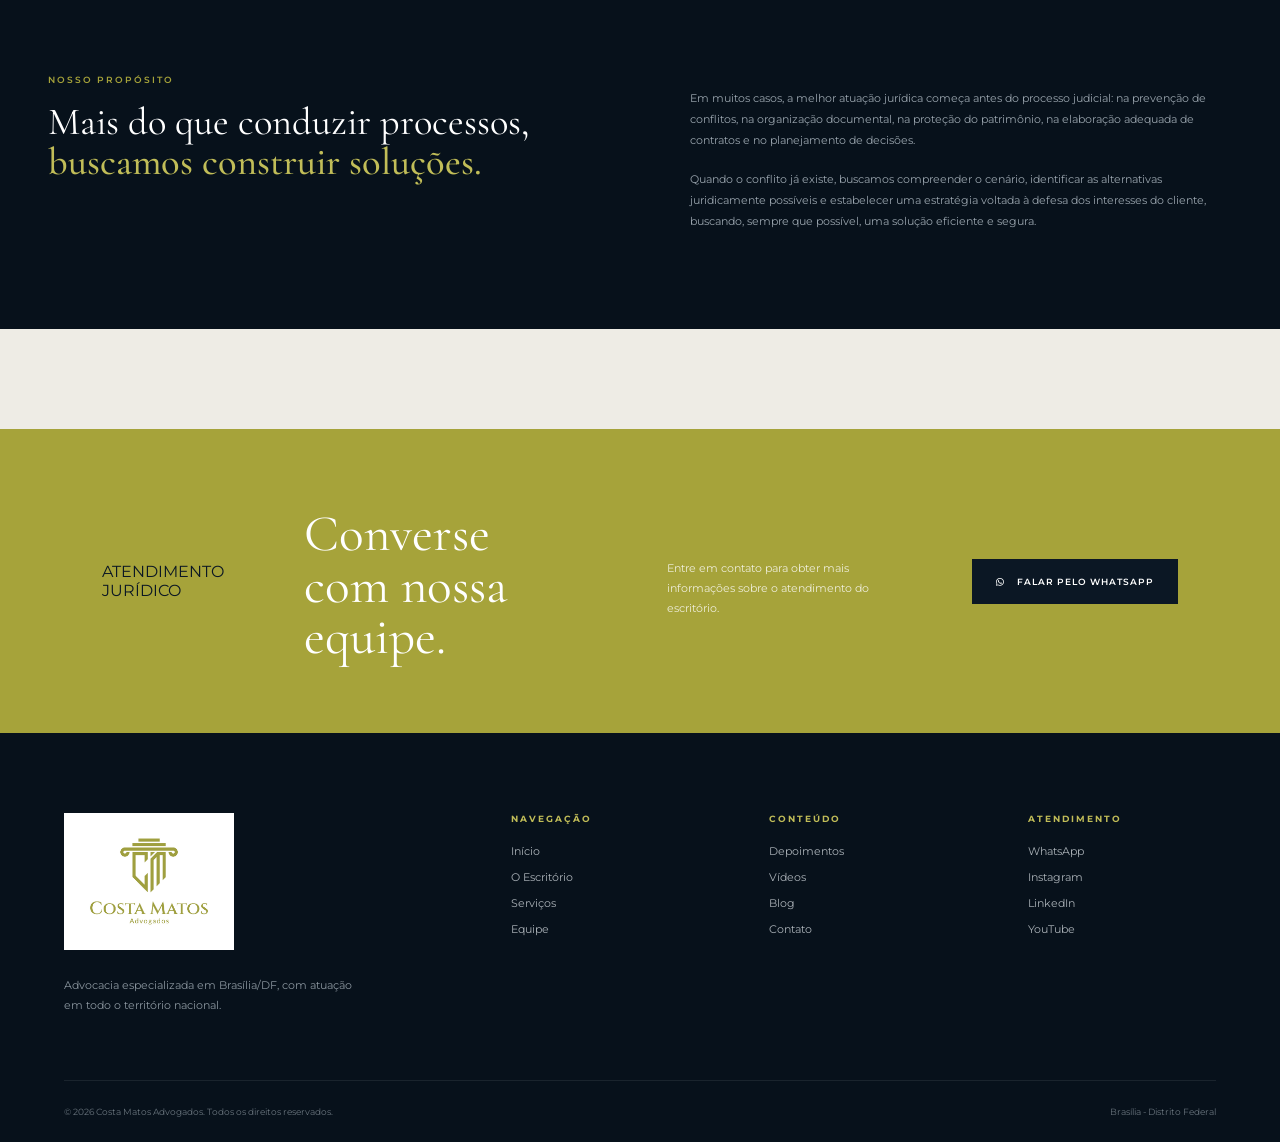
<file: escritorio.html>
<!DOCTYPE html>
<html lang="pt-BR">

<head>
    <meta charset="UTF-8">
    <meta name="viewport" content="width=device-width, initial-scale=1.0">

    <title>O Escritório | Costa e Matos Advogados</title>

    <meta name="description"
          content="Conheça a Costa e Matos Advogados, escritório com 12 anos de atuação jurídica, pautado pela estratégia, transparência e ética.">

    <!-- FONTES -->
    <link rel="preconnect" href="https://fonts.googleapis.com">
    <link rel="preconnect" href="https://fonts.gstatic.com" crossorigin>

    <link href="https://fonts.googleapis.com/css2?family=Cormorant+Garamond:wght@400;500;600;700&family=Montserrat:wght@300;400;500;600&display=swap"
          rel="stylesheet">

    <!-- ÍCONES -->
    <link rel="stylesheet"
          href="https://cdnjs.cloudflare.com/ajax/libs/font-awesome/6.5.2/css/all.min.css">

    <!-- CSS PRINCIPAL -->
    <link rel="stylesheet" href="src/css/style.css">

    <!-- FAVICON: ajuste o nome caso seja diferente -->
    <link rel="icon" type="image/png"
          href="assets/images/icone.png">

</head>

<body>

    <!-- HEADER -->
    <header class="header">

        <div class="container header-container">

            <a href="index.html#inicio" class="logo">
                <img src="assets/images/logo.jpeg"
                     alt="Costa Matos Advogados">
            </a>

            <nav class="nav" id="nav">

                <a href="index.html#inicio">Início</a>
                <a href="index.html#escritorio">O Escritório</a>
                <a href="index.html#servicos">Serviços</a>
                <a href="index.html#equipe">Equipe</a>
                <a href="index.html#depoimentos">Depoimentos</a>
                <a href="index.html#videos">Vídeos</a>
                <a href="index.html#blog">Blog</a>

                <a href="https://wa.me/5561994092325?text=Olá%2C%20vim%20pelo%20site%20da%20Costa%20e%20Matos%20Advogados%20e%20gostaria%20de%20mais%20informações."
   class="btn-primary"
   target="_blank"
   rel="noopener noreferrer">

    <i class="fa-brands fa-whatsapp"></i>

    Fale com um Advogado
</a>

            </nav>

            <button class="menu-mobile"
                    id="menu-mobile"
                    aria-label="Abrir menu">

                <i class="fa-solid fa-bars"></i>

            </button>

        </div>

    </header>

     
    
<main>

    <!-- APRESENTAÇÃO DA PÁGINA -->
    <section class="office-page-hero">

        <div class="container">

            <span class="section-tag">
                CONHEÇA NOSSO ESCRITÓRIO
            </span>

            <h1>
                Experiência, estratégia e
                <span>compromisso com soluções.</span>
            </h1>

            <p>
                Há 12 anos, o Costa e Matos Advogados atua na
                advocacia, com sede em Brasília/DF e atendimento
                em todo o território nacional.
            </p>

        </div>

    </section>


    <!-- ÁREAS DE ATUAÇÃO -->
    <section class="office-page-content">

        <div class="container">

<!-- ÁREAS -->
        <div class="about-areas">

            <span class="about-small-title">
                ATUAÇÃO JURÍDICA
            </span>

            <p>
                O escritório atua especialmente nas áreas de
                <strong>Direito de Família, Sucessões, Proteção e
                Planejamento Patrimonial, Regularização de Imóveis,
                Direito Tributário, Empresarial e Criminal</strong>,
                tanto de forma preventiva quanto na resolução
                de conflitos.
            </p>

        </div>


        <!-- FORMA DE ATUAR -->
        <div class="about-method">

            <div class="about-method-header">

                <span class="about-small-title">
                    NOSSA FORMA DE ATUAR
                </span>

                <h3>
                    Princípios que orientam
                    <span>cada decisão.</span>
                </h3>

            </div>


            <div class="about-values">

                <article class="about-value">

                    <span>01</span>

                    <h4>Estratégia</h4>

                    <p>
                        Cada caso é analisado individualmente
                        para definição do caminho jurídico mais
                        adequado.
                    </p>

                </article>


                <article class="about-value">

                    <span>02</span>

                    <h4>Celeridade</h4>

                    <p>
                        Buscamos conduzir cada demanda com
                        organização, acompanhamento e agilidade,
                        respeitando os procedimentos e prazos
                        próprios de cada processo.
                    </p>

                </article>


                <article class="about-value">

                    <span>03</span>

                    <h4>Transparência</h4>

                    <p>
                        O cliente deve compreender o que está
                        acontecendo, os caminhos possíveis e os
                        riscos envolvidos em cada decisão.
                    </p>

                </article>


                <article class="about-value">

                    <span>04</span>

                    <h4>Segurança jurídica</h4>

                    <p>
                        Nossa atuação é orientada pela legislação,
                        pela técnica e pela análise cuidadosa das
                        circunstâncias de cada caso.
                    </p>

                </article>


                <article class="about-value">

                    <span>05</span>

                    <h4>Ética</h4>

                    <p>
                        Nossa atuação observa o Estatuto da
                        Advocacia, o Código de Ética e Disciplina
                        da OAB e as normas aplicáveis à atividade
                        profissional, sem promessa de resultados.
                    </p>

                </article>

            </div>

        </div>


        <!-- FECHAMENTO -->
        <div class="about-closing">

            <div class="about-closing-title">

                <span>
                    NOSSO PROPÓSITO
                </span>

                <h3>
                    Mais do que conduzir processos,
                    <strong>buscamos construir soluções.</strong>
                </h3>

            </div>


            <div class="about-closing-text">

                <p>
                    Em muitos casos, a melhor atuação jurídica
                    começa antes do processo judicial: na prevenção
                    de conflitos, na organização documental, na
                    proteção do patrimônio, na elaboração adequada
                    de contratos e no planejamento de decisões.
                </p>

                <p>
                    Quando o conflito já existe, buscamos compreender
                    o cenário, identificar as alternativas juridicamente
                    possíveis e estabelecer uma estratégia voltada à
                    defesa dos interesses do cliente, buscando, sempre
                    que possível, uma solução eficiente e segura.
                </p>

            </div>

        </div>

    </div>

</section>



    <!-- CONTATO -->
    <section class="area-cta office-contact">

        <div class="area-cta-content">

            <span class="section-tag">
                ATENDIMENTO JURÍDICO
            </span>

            <h2>
                Converse com nossa equipe.
            </h2>

            <p>
                Entre em contato para obter mais informações
                sobre o atendimento do escritório.
            </p>

            <a href="https://wa.me/5561994092325"
   class="area-cta-button"
   target="_blank"
   rel="noopener noreferrer">

    <i class="fa-brands fa-whatsapp"></i>
    Falar pelo WhatsApp

</a>

        </div>

    </section>

</main>

<footer class="footer">

    <div class="container">

        <div class="footer-main">

            <div class="footer-brand">

                <img
                    src="assets/images/logo.jpeg"
                    alt="Costa Matos Advogados" loading="lazy" decoding="async">

                <p>
                    Advocacia especializada em Brasília/DF,
                    com atuação em todo o território nacional.
                </p>

            </div>


            <div class="footer-column">

                <h4>Navegação</h4>

                <a href="index.html#inicio">Início</a>
                <a href="index.html#escritorio">O Escritório</a>
                <a href="index.html#servicos">Serviços</a>
                <a href="index.html#equipe">Equipe</a>

            </div>


            <div class="footer-column">

                <h4>Conteúdo</h4>

                <a href="index.html#depoimentos">Depoimentos</a>
                <a href="index.html#videos">Vídeos</a>
                <a href="index.html#blog">Blog</a>
                <a href="index.html#contato">Contato</a>

            </div>


            <div class="footer-column">

                <h4>Atendimento</h4>

                <a href="https://wa.me/5561994092325?text=Olá%2C%20vim%20pelo%20site%20da%20Costa%20e%20Matos%20Advogados%20e%20gostaria%20de%20mais%20informações.">
                    WhatsApp
                </a>

                <a href="#">
                    Instagram
                </a>

                <a href="#">
                    LinkedIn
                </a>

                <a href="#">
                    YouTube
                </a>

            </div>

        </div>


        <div class="footer-bottom">

            <p>
                © 2026 Costa Matos Advogados.
                Todos os direitos reservados.
            </p>

            <p>
                Brasília - Distrito Federal
            </p>

        </div>

    </div>

</footer>

    <script src="src/js/script.js"></script>

</body>
</html>
</file>
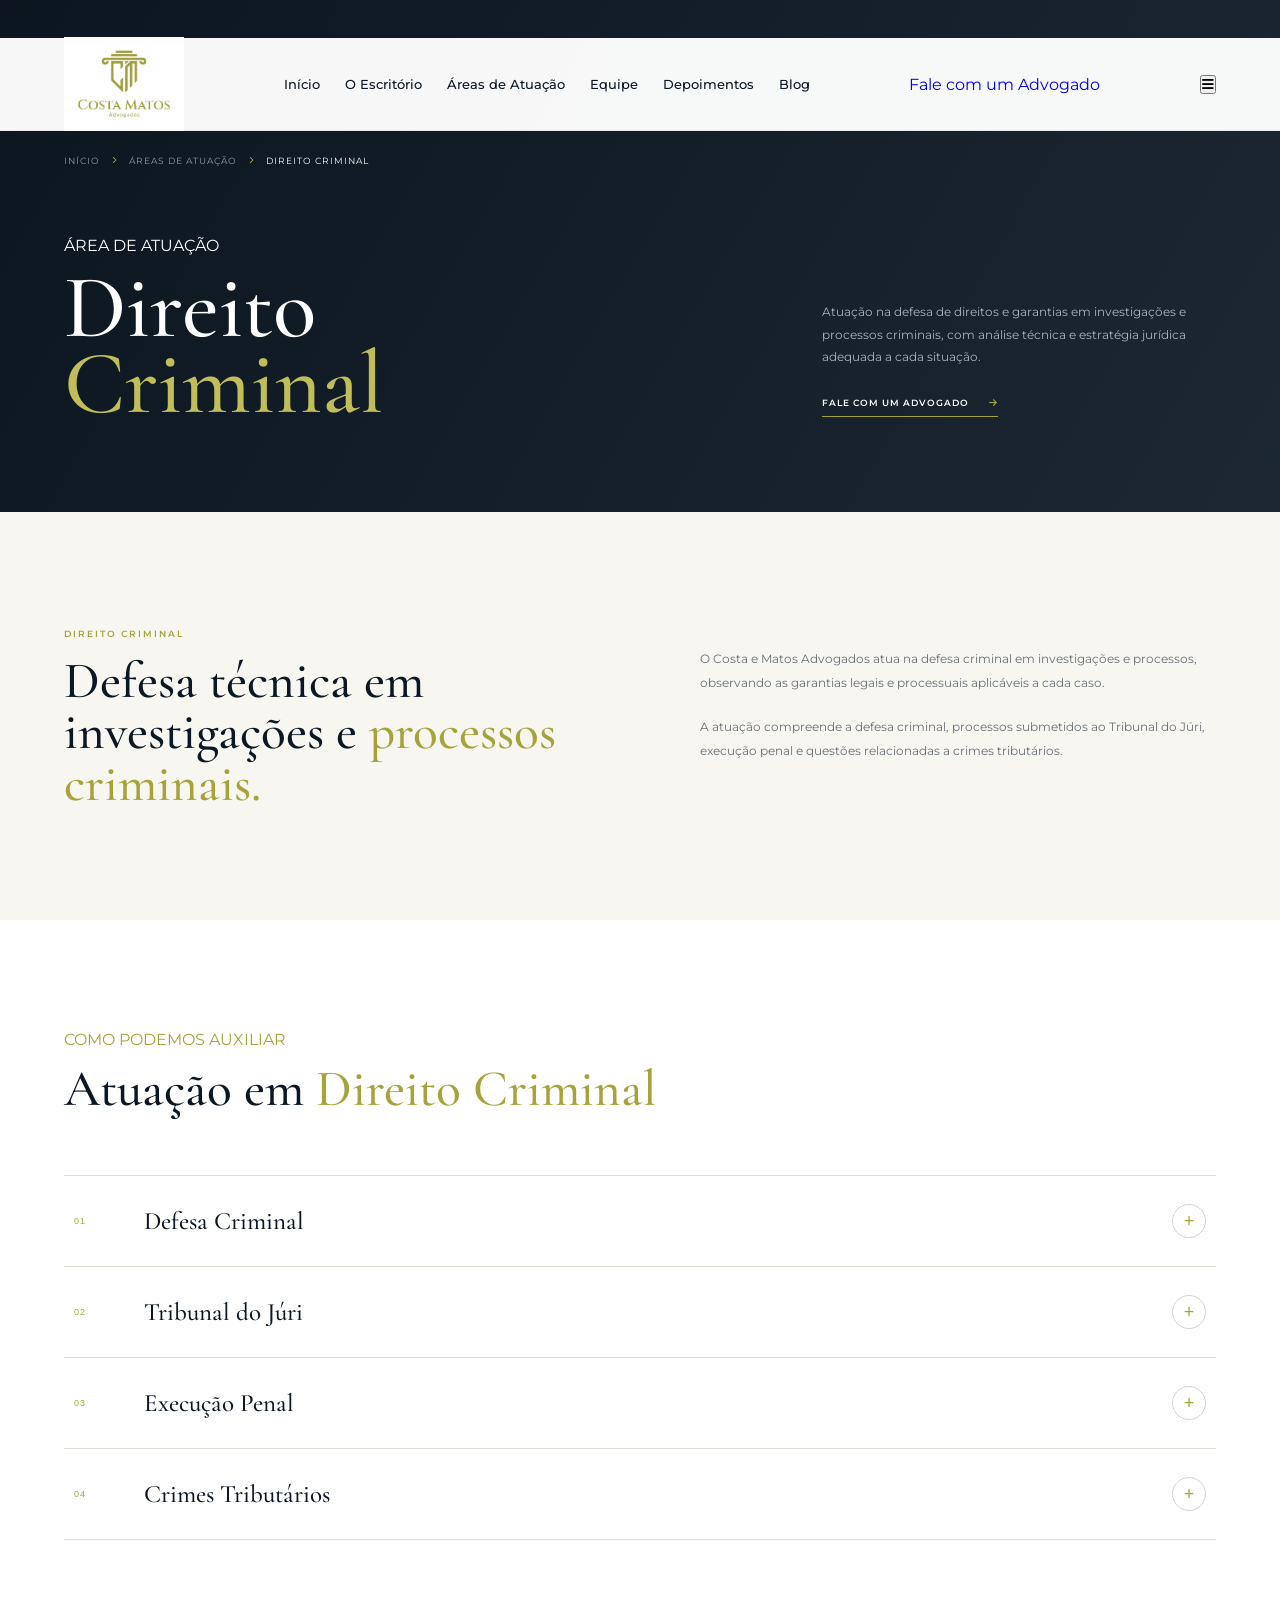
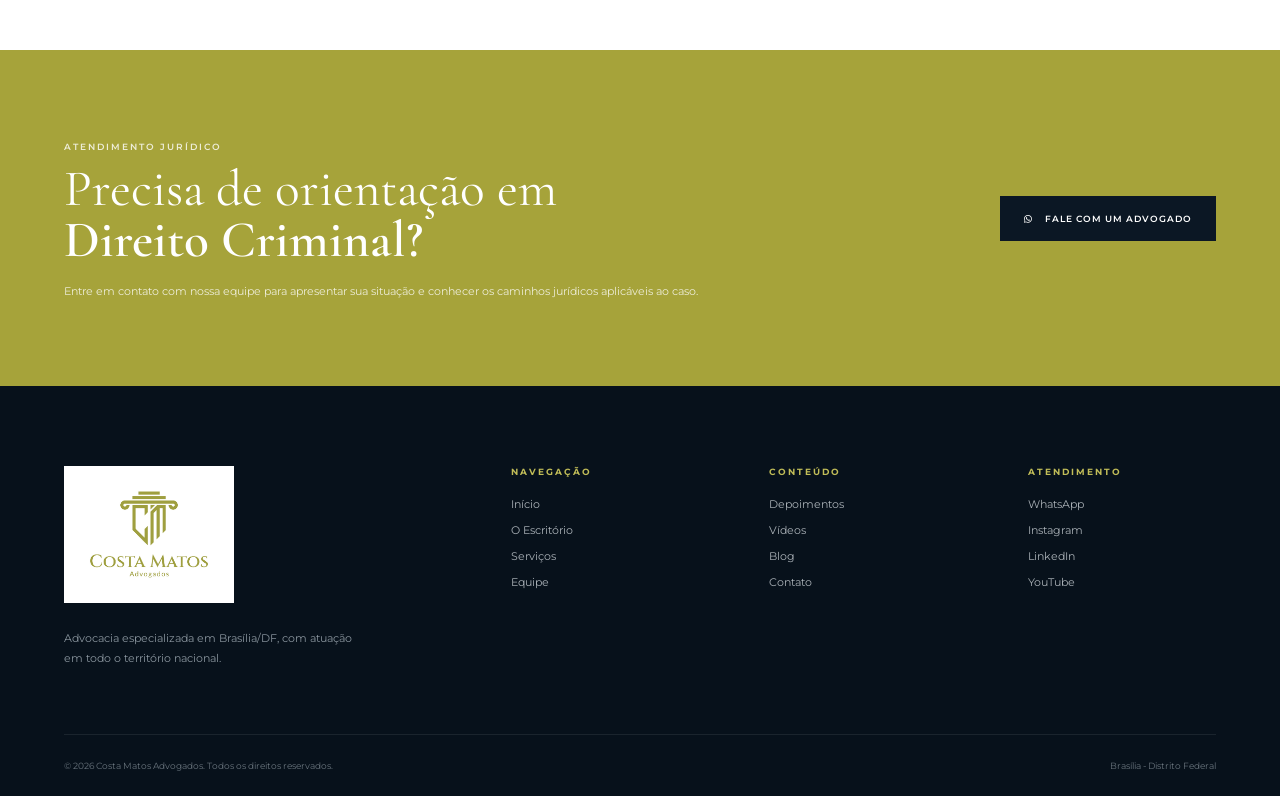
<file: areas/direito-criminal.html>
<!DOCTYPE html>
<html lang="pt-BR">

<head>

    <meta charset="UTF-8">

    <meta name="viewport"
          content="width=device-width, initial-scale=1.0">

    <title>
    Direito Criminal | Costa e Matos Advogados
</title>

<meta name="description"
      content="Atuação em Direito Criminal em Brasília/DF e em todo o Brasil. Defesa criminal, Tribunal do Júri, execução penal e crimes tributários.">

    <!-- GOOGLE FONTS -->
    <link rel="preconnect"
          href="https://fonts.googleapis.com">

    <link rel="preconnect"
          href="https://fonts.gstatic.com"
          crossorigin>

    <link href="https://fonts.googleapis.com/css2?family=Cormorant+Garamond:wght@400;500;600&family=Montserrat:wght@300;400;500;600&display=swap"
          rel="stylesheet">

    <!-- FONT AWESOME -->
    <link rel="stylesheet"
          href="https://cdnjs.cloudflare.com/ajax/libs/font-awesome/6.5.1/css/all.min.css">

    <!-- CSS PRINCIPAL -->
    <link rel="stylesheet"
          href="../src/css/style.css">

</head>


<body>


<!-- ========================================
     HEADER
======================================== -->

<header class="header">

    <div class="container header-container">

        <a href="../index.html"
           class="logo">

            <img src="../assets/images/logo.jpeg"
                 alt="Costa e Matos Advogados">

        </a>


        <nav class="nav" id="nav">

            <a href="../index.html">
                Início
            </a>

            <a href="../index.html#escritorio">
                O Escritório
            </a>

            <a href="../index.html#servicos">
                Áreas de Atuação
            </a>

            <a href="../index.html#equipe">
                Equipe
            </a>

            <a href="../index.html#depoimentos">
                Depoimentos
            </a>

            <a href="../index.html#blog">
                Blog
            </a>

        </nav>


        <a href="#contato"
           class="header-btn">

            Fale com um Advogado

        </a>


        <button
    class="menu-toggle"
    id="menu-mobile"
    aria-label="Abrir menu"
    type="button"
>

    <i class="fa-solid fa-bars"></i>

</button>

    </div>

</header>



<!-- ========================================
     HERO DA ÁREA
======================================== -->

<section class="area-hero">

    <div class="container">

        <div class="area-breadcrumb">

            <a href="../index.html">
                Início
            </a>

            <i class="fa-solid fa-chevron-right"></i>

            <a href="../index.html#servicos">
                Áreas de Atuação
            </a>

            <i class="fa-solid fa-chevron-right"></i>

            <span>
                Direito Criminal
            </span>

        </div>


        <div class="area-hero-content">

            <div>

                <span class="section-tag">
                    ÁREA DE ATUAÇÃO
                </span>

                <h1>
                    Direito
                    <span>Criminal</span>
                </h1>

            </div>


            <div class="area-hero-description">

                <p>
                    Atuação na defesa de direitos e garantias
                    em investigações e processos criminais,
                    com análise técnica e estratégia jurídica
                    adequada a cada situação.
                </p>

                <a href="#contato"
                   class="area-btn">

                    Fale com um Advogado

                    <i class="fa-solid fa-arrow-right"></i>

                </a>

            </div>

        </div>

    </div>

</section>



<!-- ========================================
     INTRODUÇÃO
======================================== -->

<section class="area-intro">

    <div class="container area-intro-grid">

        <div class="area-intro-title">

            <span>
                DIREITO CRIMINAL
            </span>

            <h2>
                Defesa técnica em
                investigações e
                <strong>
                    processos criminais.
                </strong>
            </h2>

        </div>


        <div class="area-intro-text">

            <p>
                O Costa e Matos Advogados atua na defesa
                criminal em investigações e processos,
                observando as garantias legais e processuais
                aplicáveis a cada caso.
            </p>

            <p>
                A atuação compreende a defesa criminal,
                processos submetidos ao Tribunal do Júri,
                execução penal e questões relacionadas
                a crimes tributários.
            </p>

        </div>

    </div>

</section>



<!-- ========================================
     SERVIÇOS DA ÁREA
======================================== -->

<section class="area-services">

    <div class="container">

        <div class="area-services-header">

            <span class="section-tag dark-tag">
                COMO PODEMOS AUXILIAR
            </span>

            <h2>
                Atuação em
                <span>Direito Criminal</span>
            </h2>

        </div>


        <div class="area-accordion">


            <!-- 01 - DEFESA CRIMINAL -->
            <article class="area-item">

                <button class="area-item-header"
                        type="button">

                    <span class="area-item-number">
                        01
                    </span>

                    <h3>
                        Defesa Criminal
                    </h3>

                    <span class="area-item-icon">
                        +
                    </span>

                </button>


                <div class="area-item-content">

                    <p>
                        Atuação na defesa de investigados
                        e acusados em inquéritos policiais,
                        procedimentos investigativos e
                        processos criminais, desde a fase
                        inicial até as instâncias recursais.
                    </p>

                </div>

            </article>


            <!-- 02 - TRIBUNAL DO JÚRI -->
            <article class="area-item">

                <button class="area-item-header"
                        type="button">

                    <span class="area-item-number">
                        02
                    </span>

                    <h3>
                        Tribunal do Júri
                    </h3>

                    <span class="area-item-icon">
                        +
                    </span>

                </button>


                <div class="area-item-content">

                    <p>
                        Defesa em processos de competência
                        do Tribunal do Júri, com atuação
                        durante as diferentes fases do
                        procedimento e preparação técnica
                        para julgamento em plenário.
                    </p>

                </div>

            </article>


            <!-- 03 - EXECUÇÃO PENAL -->
            <article class="area-item">

                <button class="area-item-header"
                        type="button">

                    <span class="area-item-number">
                        03
                    </span>

                    <h3>
                        Execução Penal
                    </h3>

                    <span class="area-item-icon">
                        +
                    </span>

                </button>


                <div class="area-item-content">

                    <p>
                        Acompanhamento jurídico durante
                        o cumprimento da pena, incluindo
                        análise de benefícios previstos
                        na legislação e demais questões
                        relacionadas à execução penal.
                    </p>

                </div>

            </article>


            <!-- 04 - CRIMES TRIBUTÁRIOS -->
            <article class="area-item">

                <button class="area-item-header"
                        type="button">

                    <span class="area-item-number">
                        04
                    </span>

                    <h3>
                        Crimes Tributários
                    </h3>

                    <span class="area-item-icon">
                        +
                    </span>

                </button>


                <div class="area-item-content">

                    <p>
                        Defesa em investigações e processos
                        envolvendo supostos crimes contra
                        a ordem tributária, com análise
                        conjunta dos aspectos criminais
                        e tributários relacionados ao caso.
                    </p>

                </div>

            </article>


        </div>

    </div>

</section>



<!-- ========================================
     CTA
======================================== -->

<section class="area-cta"
         id="contato">

    <div class="container area-cta-content">

        <div>

            <span>
                ATENDIMENTO JURÍDICO
            </span>

            <h2>
                Precisa de orientação em
                <strong>Direito Criminal?</strong>
            </h2>

            <p>
                Entre em contato com nossa equipe para
                apresentar sua situação e conhecer os
                caminhos jurídicos aplicáveis ao caso.
            </p>

        </div>


        <a href="#"
           class="area-cta-button">

            <i class="fa-brands fa-whatsapp"></i>

            Fale com um Advogado

        </a>

    </div>

</section>



<!-- ========================================
     FOOTER
======================================== -->

<footer class="footer">

    <div class="container">

        <div class="footer-main">

            <div class="footer-brand">

                <img
                    src="../assets/images/logo.jpeg"
                    alt="Costa Matos Advogados">

                <p>
                    Advocacia especializada em Brasília/DF,
                    com atuação em todo o território nacional.
                </p>

            </div>


            <div class="footer-column">

                <h4>Navegação</h4>

                <a href="#inicio">Início</a>
                <a href="#escritorio">O Escritório</a>
                <a href="#servicos">Serviços</a>
                <a href="#equipe">Equipe</a>

            </div>


            <div class="footer-column">

                <h4>Conteúdo</h4>

                <a href="#depoimentos">Depoimentos</a>
                <a href="#videos">Vídeos</a>
                <a href="#blog">Blog</a>
                <a href="#contato">Contato</a>

            </div>


            <div class="footer-column">

                <h4>Atendimento</h4>

                <a href="#">
                    WhatsApp
                </a>

                <a href="#">
                    Instagram
                </a>

                <a href="#">
                    LinkedIn
                </a>

                <a href="#">
                    YouTube
                </a>

            </div>

        </div>


        <div class="footer-bottom">

            <p>
                © 2026 Costa Matos Advogados.
                Todos os direitos reservados.
            </p>

            <p>
                Brasília - Distrito Federal
            </p>

        </div>

    </div>

</footer>


<script src="../src/js/script.js"></script>

</body>

</html>
</file>
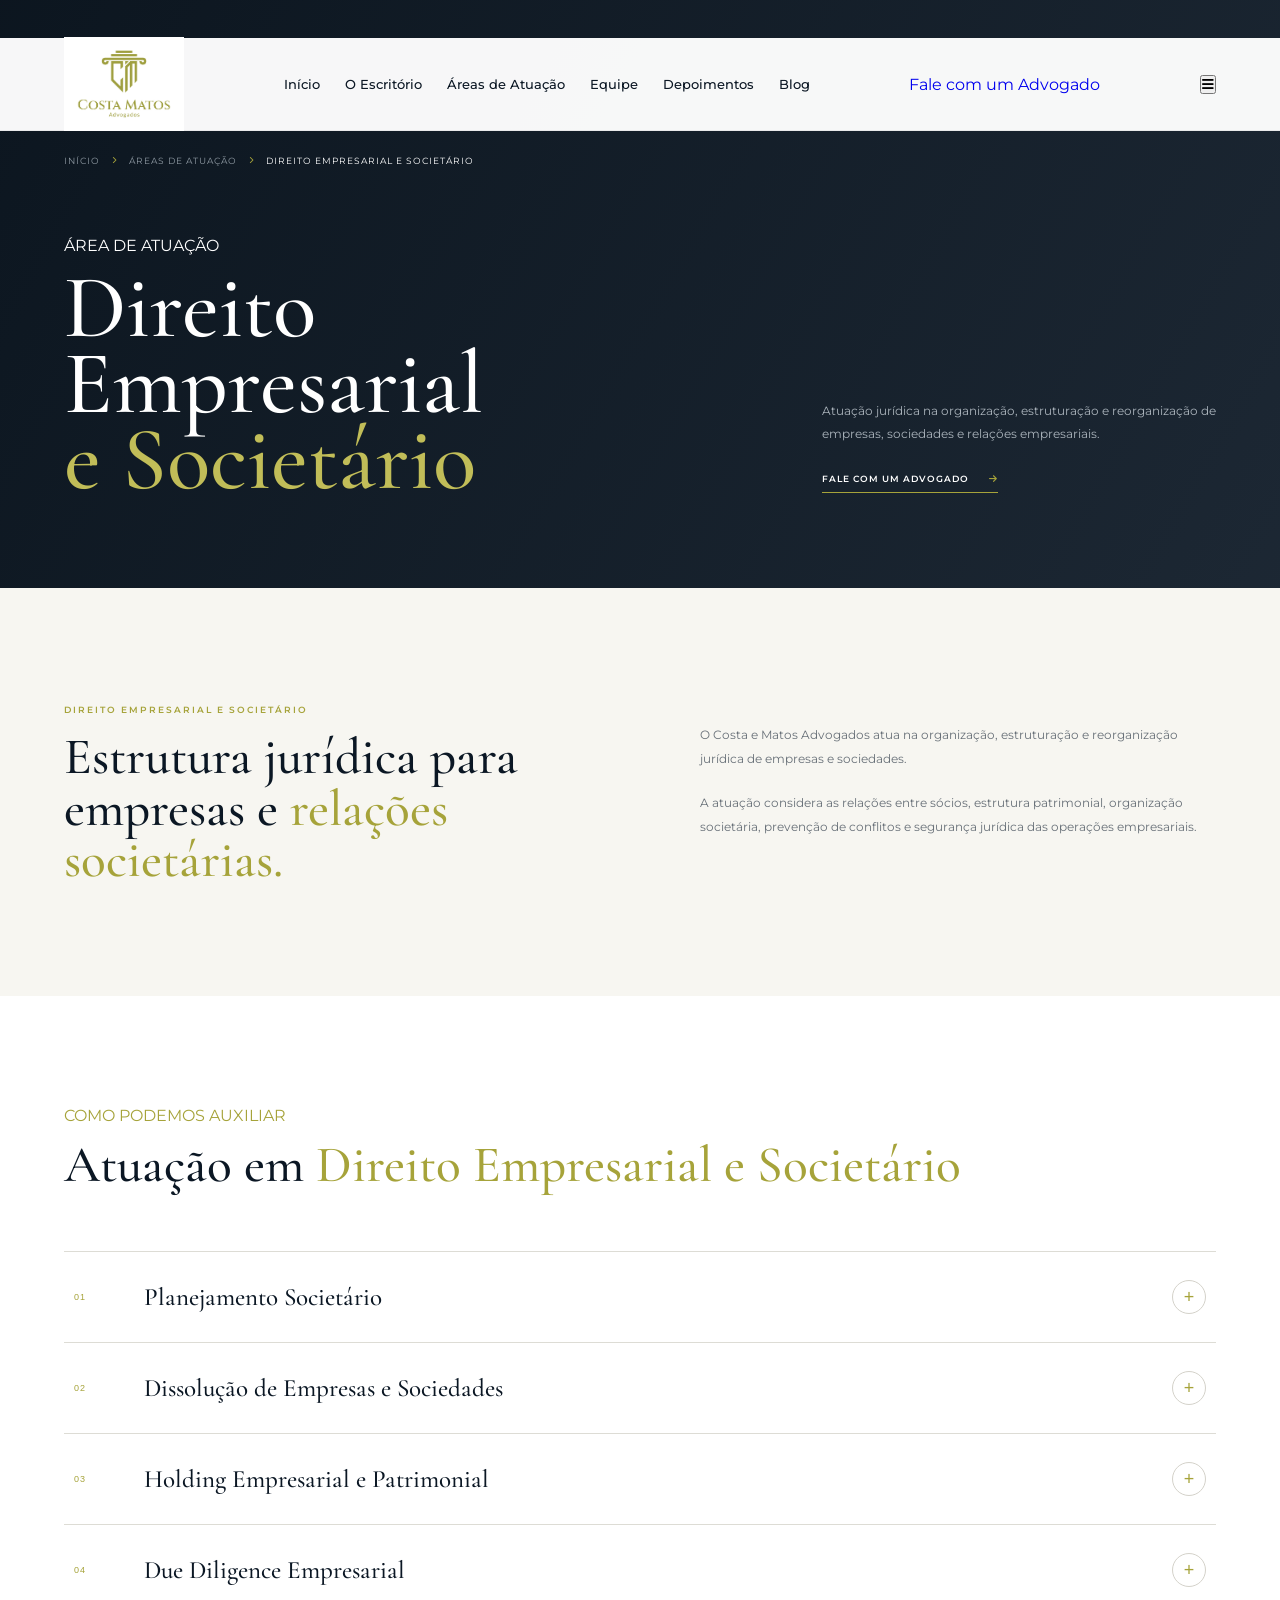
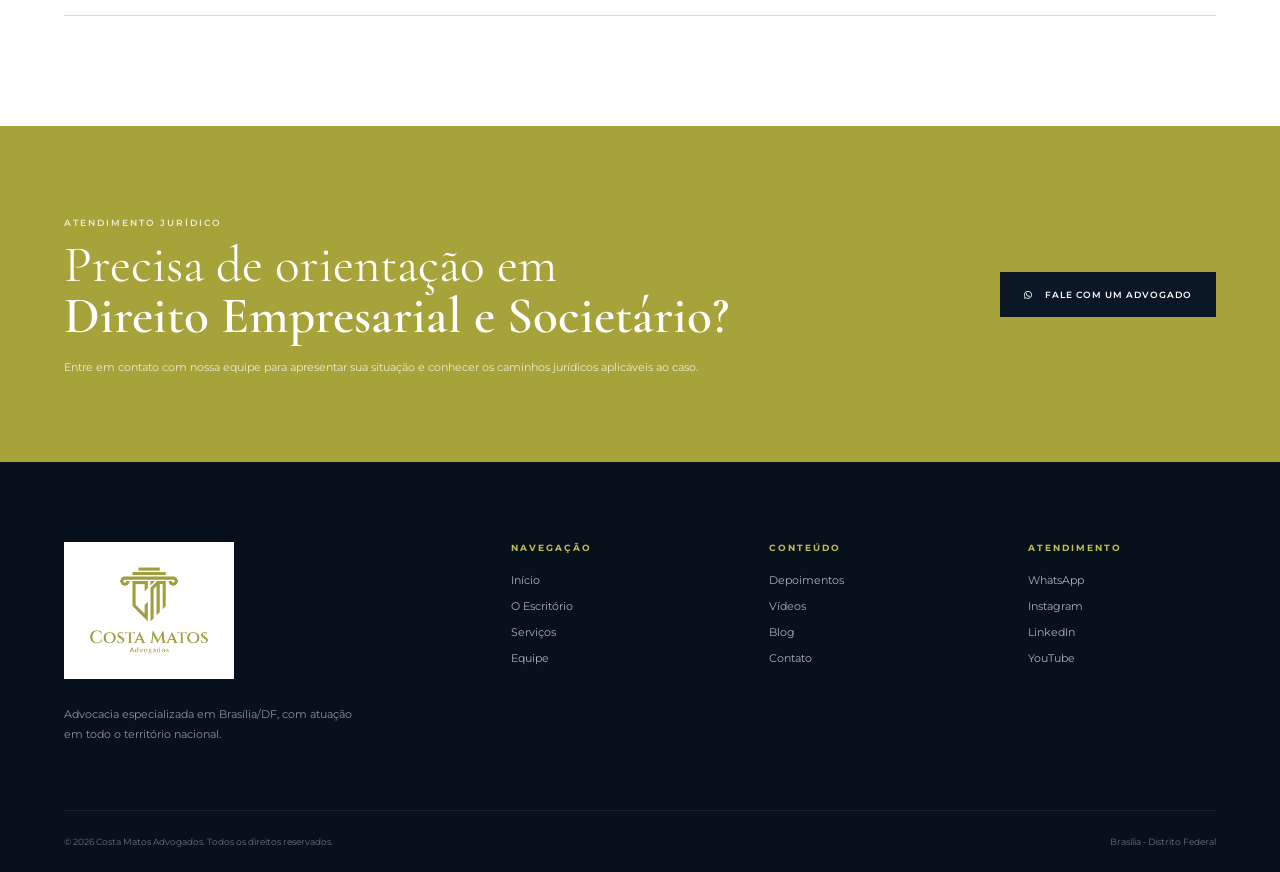
<file: areas/direito-empresarial.html>
<!DOCTYPE html>
<html lang="pt-BR">

<head>

    <meta charset="UTF-8">

    <meta name="viewport"
          content="width=device-width, initial-scale=1.0">

    <title>
    Direito Empresarial e Societário | Costa e Matos Advogados
</title>

<meta name="description"
      content="Atuação em Direito Empresarial e Societário em Brasília/DF e em todo o Brasil. Planejamento societário, dissolução de sociedades, holdings e due diligence empresarial.">

    <!-- GOOGLE FONTS -->
    <link rel="preconnect"
          href="https://fonts.googleapis.com">

    <link rel="preconnect"
          href="https://fonts.gstatic.com"
          crossorigin>

    <link href="https://fonts.googleapis.com/css2?family=Cormorant+Garamond:wght@400;500;600&family=Montserrat:wght@300;400;500;600&display=swap"
          rel="stylesheet">

    <!-- FONT AWESOME -->
    <link rel="stylesheet"
          href="https://cdnjs.cloudflare.com/ajax/libs/font-awesome/6.5.1/css/all.min.css">

    <!-- CSS PRINCIPAL -->
    <link rel="stylesheet"
          href="../src/css/style.css">

</head>


<body>


<!-- ========================================
     HEADER
======================================== -->

<header class="header">

    <div class="container header-container">

        <a href="../index.html"
           class="logo">

            <img src="../assets/images/logo.jpeg"
                 alt="Costa e Matos Advogados">

        </a>


        <nav class="nav" id="nav">

            <a href="../index.html">
                Início
            </a>

            <a href="../index.html#escritorio">
                O Escritório
            </a>

            <a href="../index.html#servicos">
                Áreas de Atuação
            </a>

            <a href="../index.html#equipe">
                Equipe
            </a>

            <a href="../index.html#depoimentos">
                Depoimentos
            </a>

            <a href="../index.html#blog">
                Blog
            </a>

        </nav>


        <a href="#contato"
           class="header-btn">

            Fale com um Advogado

        </a>


        <button
    class="menu-toggle"
    id="menu-mobile"
    aria-label="Abrir menu"
    type="button"
>

    <i class="fa-solid fa-bars"></i>

</button>

    </div>

</header>



<!-- ========================================
     HERO DA ÁREA
======================================== -->

<section class="area-hero">

    <div class="container">

        <div class="area-breadcrumb">

            <a href="../index.html">
                Início
            </a>

            <i class="fa-solid fa-chevron-right"></i>

            <a href="../index.html#servicos">
                Áreas de Atuação
            </a>

            <i class="fa-solid fa-chevron-right"></i>

            <span>
                Direito Empresarial e Societário
            </span>

        </div>


        <div class="area-hero-content">

            <div>

                <span class="section-tag">
                    ÁREA DE ATUAÇÃO
                </span>

                <h1>
                    Direito Empresarial
                    <span>e Societário</span>
                </h1>

            </div>


            <div class="area-hero-description">

                <p>
                    Atuação jurídica na organização,
                    estruturação e reorganização de empresas,
                    sociedades e relações empresariais.
                </p>

                <a href="#contato"
                   class="area-btn">

                    Fale com um Advogado

                    <i class="fa-solid fa-arrow-right"></i>

                </a>

            </div>

        </div>

    </div>

</section>



<!-- ========================================
     INTRODUÇÃO
======================================== -->

<section class="area-intro">

    <div class="container area-intro-grid">

        <div class="area-intro-title">

            <span>
                DIREITO EMPRESARIAL E SOCIETÁRIO
            </span>

            <h2>
                Estrutura jurídica para
                empresas e
                <strong>
                    relações societárias.
                </strong>
            </h2>

        </div>


        <div class="area-intro-text">

            <p>
                O Costa e Matos Advogados atua na
                organização, estruturação e reorganização
                jurídica de empresas e sociedades.
            </p>

            <p>
                A atuação considera as relações entre
                sócios, estrutura patrimonial, organização
                societária, prevenção de conflitos e
                segurança jurídica das operações
                empresariais.
            </p>

        </div>

    </div>

</section>



<!-- ========================================
     SERVIÇOS DA ÁREA
======================================== -->

<section class="area-services">

    <div class="container">

        <div class="area-services-header">

            <span class="section-tag dark-tag">
                COMO PODEMOS AUXILIAR
            </span>

            <h2>
                Atuação em
                <span>Direito Empresarial e Societário</span>
            </h2>

        </div>


        <div class="area-accordion">


            <!-- 01 -->
            <article class="area-item">

                <button class="area-item-header"
                        type="button">

                    <span class="area-item-number">
                        01
                    </span>

                    <h3>
                        Planejamento Societário
                    </h3>

                    <span class="area-item-icon">
                        +
                    </span>

                </button>


                <div class="area-item-content">

                    <p>
                        Estruturação e organização jurídica
                        de sociedades, com definição de
                        participações, regras de administração,
                        direitos e obrigações dos sócios e
                        mecanismos destinados à prevenção
                        de conflitos societários.
                    </p>

                </div>

            </article>


            <!-- 02 -->
            <article class="area-item">

                <button class="area-item-header"
                        type="button">

                    <span class="area-item-number">
                        02
                    </span>

                    <h3>
                        Dissolução de Empresas e Sociedades
                    </h3>

                    <span class="area-item-icon">
                        +
                    </span>

                </button>


                <div class="area-item-content">

                    <p>
                        Assessoria em processos de dissolução
                        total ou parcial de sociedades,
                        incluindo análise de participação
                        societária, apuração de haveres,
                        obrigações e patrimônio empresarial.
                    </p>

                </div>

            </article>


            <!-- 03 -->
            <article class="area-item">

                <button class="area-item-header"
                        type="button">

                    <span class="area-item-number">
                        03
                    </span>

                    <h3>
                        Holding Empresarial e Patrimonial
                    </h3>

                    <span class="area-item-icon">
                        +
                    </span>

                </button>


                <div class="area-item-content">

                    <p>
                        Análise e estruturação de holdings
                        voltadas à organização de participações
                        empresariais ou patrimônio, considerando
                        aspectos societários, patrimoniais,
                        sucessórios e tributários.
                    </p>

                </div>

            </article>


            <!-- 04 -->
            <article class="area-item">

                <button class="area-item-header"
                        type="button">

                    <span class="area-item-number">
                        04
                    </span>

                    <h3>
                        Due Diligence Empresarial
                    </h3>

                    <span class="area-item-icon">
                        +
                    </span>

                </button>


                <div class="area-item-content">

                    <p>
                        Investigação jurídica destinada à
                        identificação de riscos relacionados
                        a empresas e operações empresariais,
                        com análise de documentos, contratos,
                        processos, obrigações e demais
                        aspectos relevantes à operação.
                    </p>

                </div>

            </article>


        </div>

    </div>

</section>



<!-- ========================================
     CTA
======================================== -->

<section class="area-cta"
         id="contato">

    <div class="container area-cta-content">

        <div>

            <span>
                ATENDIMENTO JURÍDICO
            </span>

            <h2>
                Precisa de orientação em
                <strong>
                    Direito Empresarial e Societário?
                </strong>
            </h2>

            <p>
                Entre em contato com nossa equipe para
                apresentar sua situação e conhecer os
                caminhos jurídicos aplicáveis ao caso.
            </p>

        </div>


        <a href="#"
           class="area-cta-button">

            <i class="fa-brands fa-whatsapp"></i>

            Fale com um Advogado

        </a>

    </div>

</section>



<!-- ========================================
     FOOTER
======================================== -->

<footer class="footer">

    <div class="container">

        <div class="footer-main">

            <div class="footer-brand">

                <img
                    src="../assets/images/logo.jpeg"
                    alt="Costa Matos Advogados">

                <p>
                    Advocacia especializada em Brasília/DF,
                    com atuação em todo o território nacional.
                </p>

            </div>


            <div class="footer-column">

                <h4>Navegação</h4>

                <a href="#inicio">Início</a>
                <a href="#escritorio">O Escritório</a>
                <a href="#servicos">Serviços</a>
                <a href="#equipe">Equipe</a>

            </div>


            <div class="footer-column">

                <h4>Conteúdo</h4>

                <a href="#depoimentos">Depoimentos</a>
                <a href="#videos">Vídeos</a>
                <a href="#blog">Blog</a>
                <a href="#contato">Contato</a>

            </div>


            <div class="footer-column">

                <h4>Atendimento</h4>

                <a href="#">
                    WhatsApp
                </a>

                <a href="#">
                    Instagram
                </a>

                <a href="#">
                    LinkedIn
                </a>

                <a href="#">
                    YouTube
                </a>

            </div>

        </div>


        <div class="footer-bottom">

            <p>
                © 2026 Costa Matos Advogados.
                Todos os direitos reservados.
            </p>

            <p>
                Brasília - Distrito Federal
            </p>

        </div>

    </div>

</footer>


<script src="../src/js/script.js"></script>

</body>

</html>
</file>
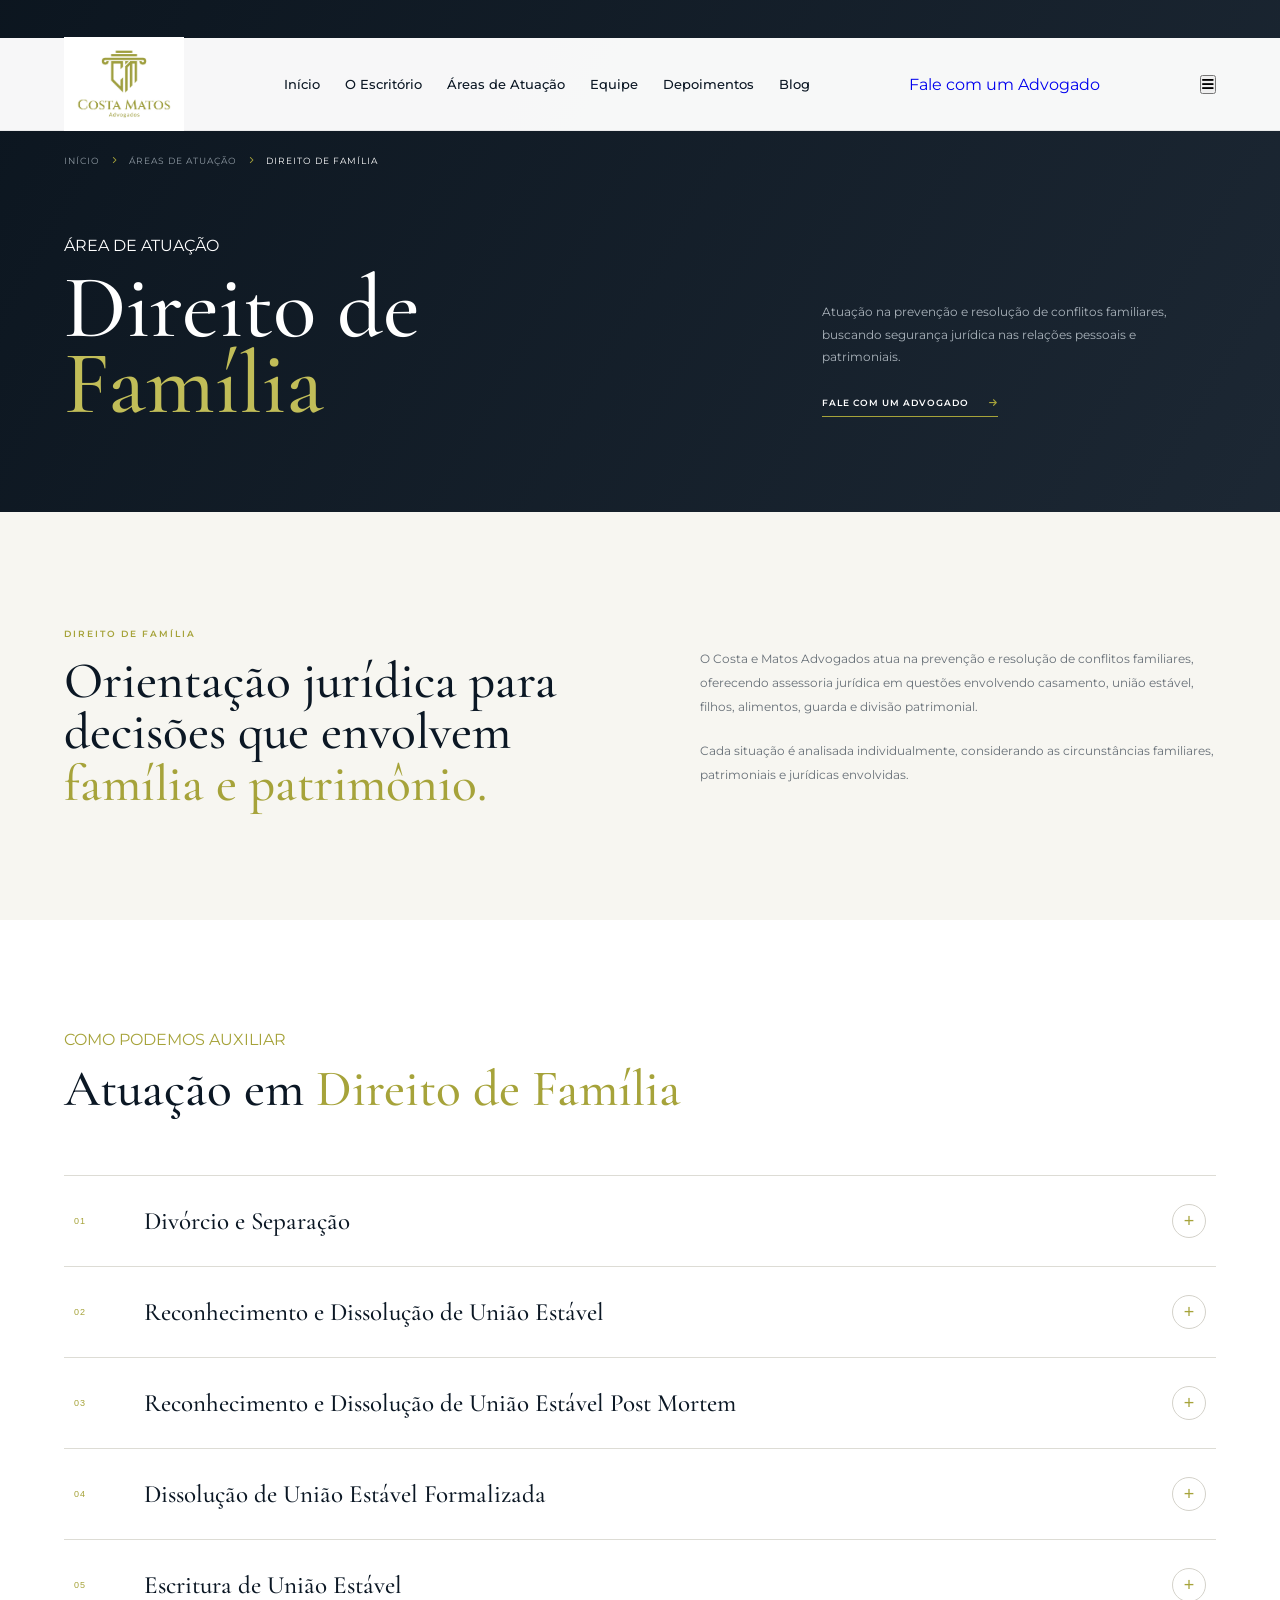
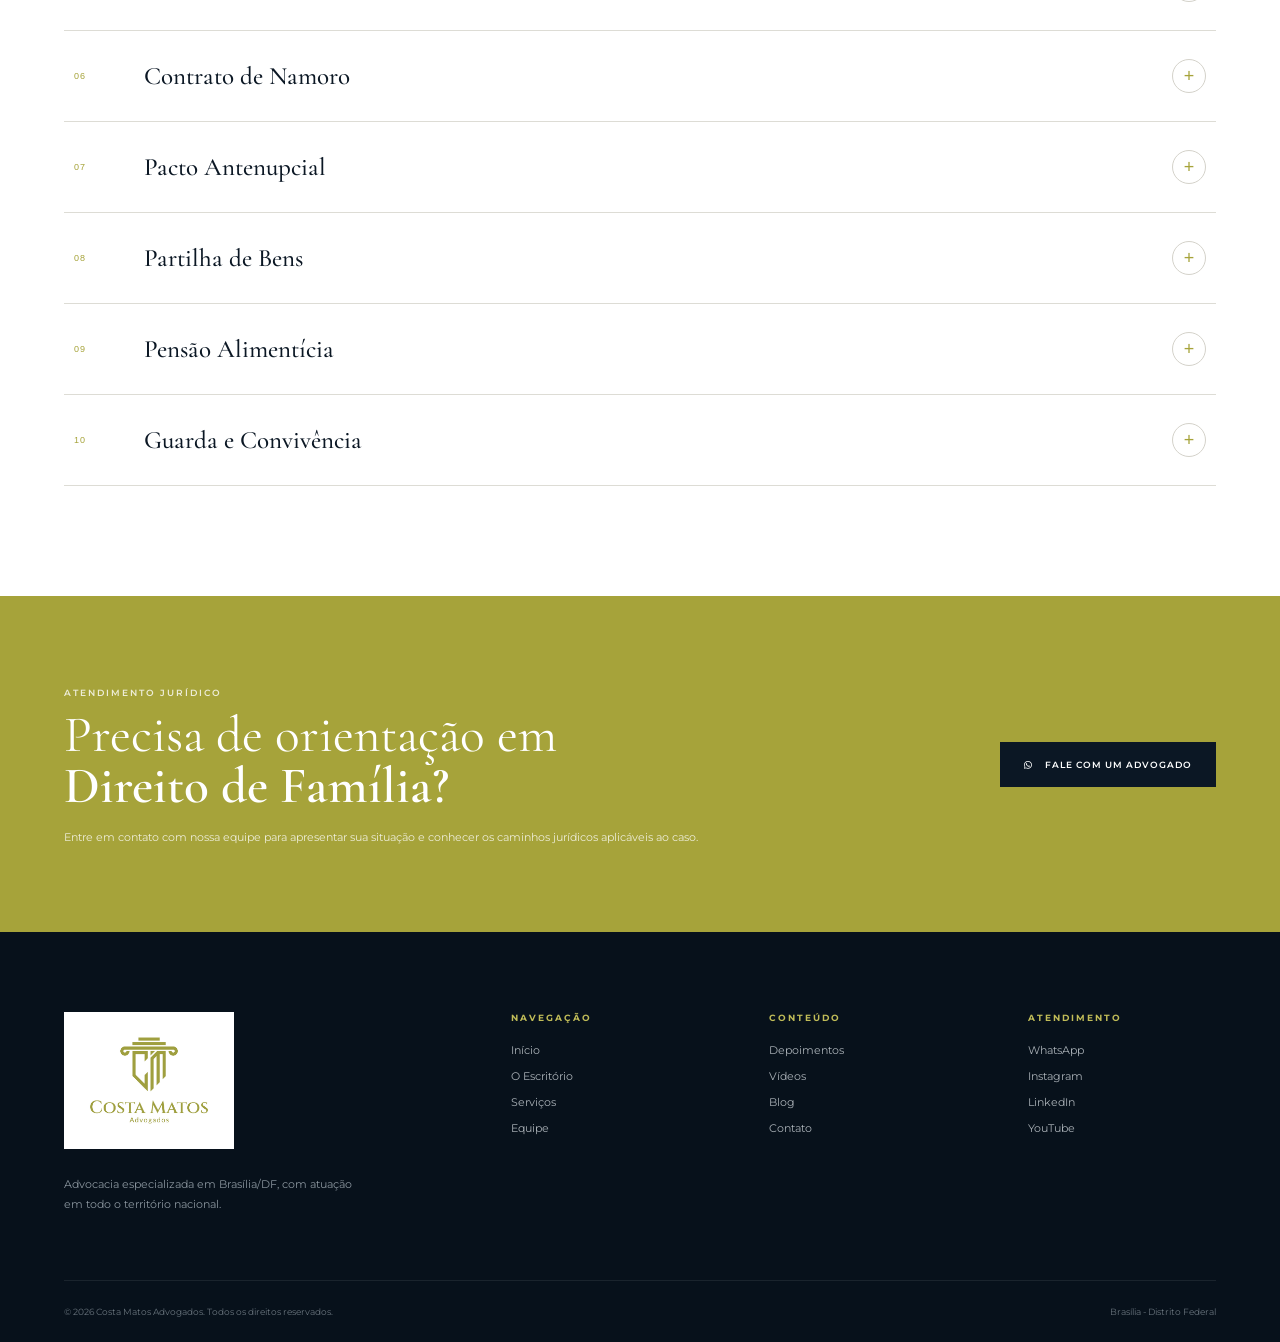
<file: areas/direito-familia.html>
<!DOCTYPE html>
<html lang="pt-BR">

<head>

    <meta charset="UTF-8">

    <meta name="viewport"
          content="width=device-width, initial-scale=1.0">

    <title>
        Direito de Família | Costa e Matos Advogados
    </title>

    <meta name="description"
          content="Atuação em Direito de Família em Brasília/DF e em todo o Brasil. Divórcio, união estável, partilha, pensão alimentícia, guarda e planejamento familiar.">

    <!-- GOOGLE FONTS -->
    <link rel="preconnect"
          href="https://fonts.googleapis.com">

    <link rel="preconnect"
          href="https://fonts.gstatic.com"
          crossorigin>

    <link href="https://fonts.googleapis.com/css2?family=Cormorant+Garamond:wght@400;500;600&family=Montserrat:wght@300;400;500;600&display=swap"
          rel="stylesheet">

    <!-- FONT AWESOME -->
    <link rel="stylesheet"
          href="https://cdnjs.cloudflare.com/ajax/libs/font-awesome/6.5.1/css/all.min.css">

    <!-- CSS PRINCIPAL -->
    <link rel="stylesheet"
          href="../src/css/style.css">

</head>


<body>


<!-- ========================================
     HEADER
======================================== -->

<header class="header">

    <div class="container header-container">

        <a href="../index.html"
           class="logo">

            <img src="../assets/images/logo.jpeg"
                 alt="Costa e Matos Advogados">

        </a>


        <nav class="nav" id="nav">

            <a href="../index.html">
                Início
            </a>

            <a href="../index.html#escritorio">
                O Escritório
            </a>

            <a href="../index.html#servicos">
                Áreas de Atuação
            </a>

            <a href="../index.html#equipe">
                Equipe
            </a>

            <a href="../index.html#depoimentos">
                Depoimentos
            </a>

            <a href="../index.html#blog">
                Blog
            </a>

        </nav>


        <a href="#contato"
           class="header-btn">

            Fale com um Advogado

        </a>


        <button
    class="menu-toggle"
    id="menu-mobile"
    aria-label="Abrir menu"
    type="button"
>

    <i class="fa-solid fa-bars"></i>

</button>

    </div>

</header>



<!-- ========================================
     HERO DA ÁREA
======================================== -->

<section class="area-hero">

    <div class="container">

        <div class="area-breadcrumb">

            <a href="../index.html">
                Início
            </a>

            <i class="fa-solid fa-chevron-right"></i>

            <a href="../index.html#servicos">
                Áreas de Atuação
            </a>

            <i class="fa-solid fa-chevron-right"></i>

            <span>
                Direito de Família
            </span>

        </div>


        <div class="area-hero-content">

            <div>

                <span class="section-tag">
                    ÁREA DE ATUAÇÃO
                </span>

                <h1>
                    Direito de
                    <span>Família</span>
                </h1>

            </div>


            <div class="area-hero-description">

                <p>
                    Atuação na prevenção e resolução de
                    conflitos familiares, buscando segurança
                    jurídica nas relações pessoais e
                    patrimoniais.
                </p>

                <a href="#contato"
                   class="area-btn">

                    Fale com um Advogado

                    <i class="fa-solid fa-arrow-right"></i>

                </a>

            </div>

        </div>

    </div>

</section>



<!-- ========================================
     INTRODUÇÃO
======================================== -->

<section class="area-intro">

    <div class="container area-intro-grid">

        <div class="area-intro-title">

            <span>
                DIREITO DE FAMÍLIA
            </span>

            <h2>
                Orientação jurídica para
                decisões que envolvem
                <strong>
                    família e patrimônio.
                </strong>
            </h2>

        </div>


        <div class="area-intro-text">

            <p>
                O Costa e Matos Advogados atua na prevenção
                e resolução de conflitos familiares,
                oferecendo assessoria jurídica em questões
                envolvendo casamento, união estável, filhos,
                alimentos, guarda e divisão patrimonial.
            </p>

            <p>
                Cada situação é analisada individualmente,
                considerando as circunstâncias familiares,
                patrimoniais e jurídicas envolvidas.
            </p>

        </div>

    </div>

</section>



<!-- ========================================
     SERVIÇOS DA ÁREA
======================================== -->

<section class="area-services">

    <div class="container">

        <div class="area-services-header">

            <span class="section-tag dark-tag">
                COMO PODEMOS AUXILIAR
            </span>

            <h2>
                Atuação em
                <span>Direito de Família</span>
            </h2>

        </div>


        <div class="area-accordion">


            <!-- 01 -->
            <article class="area-item">

                <button class="area-item-header" type="button">

                    <span class="area-item-number">
                        01
                    </span>

                    <h3>
                        Divórcio e Separação
                    </h3>

                    <span class="area-item-icon">
                        +
                    </span>

                </button>

                <div class="area-item-content">

                    <p>
                        Assessoria em divórcios consensuais ou
                        litigiosos, com análise de patrimônio,
                        regime de bens, filhos e obrigações entre
                        os cônjuges. Atuação judicial ou
                        extrajudicial conforme as circunstâncias
                        do caso.
                    </p>

                </div>

            </article>


            <!-- 02 -->
            <article class="area-item">

                <button class="area-item-header" type="button">

                    <span class="area-item-number">
                        02
                    </span>

                    <h3>
                        Reconhecimento e Dissolução
                        de União Estável
                    </h3>

                    <span class="area-item-icon">+</span>

                </button>

                <div class="area-item-content">

                    <p>
                        Atuação para formalizar a existência e
                        o término da união estável, definindo
                        período da convivência, regime
                        patrimonial, partilha de bens e demais
                        efeitos jurídicos decorrentes da relação.
                    </p>

                </div>

            </article>


            <!-- 03 -->
            <article class="area-item">

                <button class="area-item-header" type="button">

                    <span class="area-item-number">
                        03
                    </span>

                    <h3>
                        Reconhecimento e Dissolução de
                        União Estável Post Mortem
                    </h3>

                    <span class="area-item-icon">+</span>

                </button>

                <div class="area-item-content">

                    <p>
                        Medida destinada ao reconhecimento da
                        união estável após o falecimento de um
                        dos companheiros. A análise considera
                        provas da convivência e seus possíveis
                        reflexos sucessórios e patrimoniais.
                    </p>

                </div>

            </article>


            <!-- 04 -->
            <article class="area-item">

                <button class="area-item-header" type="button">

                    <span class="area-item-number">
                        04
                    </span>

                    <h3>
                        Dissolução de União
                        Estável Formalizada
                    </h3>

                    <span class="area-item-icon">+</span>

                </button>

                <div class="area-item-content">

                    <p>
                        Assessoria para encerramento de união
                        estável previamente formalizada por
                        escritura, contrato ou outro instrumento.
                        Inclui análise de patrimônio, regime de
                        bens e eventual necessidade de partilha.
                    </p>

                </div>

            </article>


            <!-- 05 -->
            <article class="area-item">

                <button class="area-item-header" type="button">

                    <span class="area-item-number">
                        05
                    </span>

                    <h3>
                        Escritura de União Estável
                    </h3>

                    <span class="area-item-icon">+</span>

                </button>

                <div class="area-item-content">

                    <p>
                        Elaboração e orientação para formalização
                        da união estável por escritura pública,
                        com definição das regras patrimoniais
                        aplicáveis à relação e organização
                        jurídica do casal.
                    </p>

                </div>

            </article>


            <!-- 06 -->
            <article class="area-item">

                <button class="area-item-header" type="button">

                    <span class="area-item-number">
                        06
                    </span>

                    <h3>
                        Contrato de Namoro
                    </h3>

                    <span class="area-item-icon">+</span>

                </button>

                <div class="area-item-content">

                    <p>
                        Instrumento utilizado para registrar a
                        intenção das partes quanto à natureza da
                        relação mantida. Sua elaboração exige
                        análise individualizada, pois o contrato
                        não afasta os efeitos jurídicos de uma
                        união estável quando presentes seus
                        requisitos legais.
                    </p>

                </div>

            </article>


            <!-- 07 -->
            <article class="area-item">

                <button class="area-item-header" type="button">

                    <span class="area-item-number">
                        07
                    </span>

                    <h3>
                        Pacto Antenupcial
                    </h3>

                    <span class="area-item-icon">+</span>

                </button>

                <div class="area-item-content">

                    <p>
                        Planejamento jurídico realizado antes
                        do casamento para estabelecer regime de
                        bens ou disposições patrimoniais
                        permitidas pela legislação.
                    </p>

                </div>

            </article>


            <!-- 08 -->
            <article class="area-item">

                <button class="area-item-header" type="button">

                    <span class="area-item-number">
                        08
                    </span>

                    <h3>
                        Partilha de Bens
                    </h3>

                    <span class="area-item-icon">+</span>

                </button>

                <div class="area-item-content">

                    <p>
                        Atuação na identificação, avaliação e
                        divisão do patrimônio decorrente do
                        casamento ou união estável, considerando
                        regime de bens, origem patrimonial,
                        dívidas e situações de possível
                        comunicabilidade.
                    </p>

                </div>

            </article>


            <!-- 09 -->
            <article class="area-item">

                <button class="area-item-header" type="button">

                    <span class="area-item-number">
                        09
                    </span>

                    <h3>
                        Pensão Alimentícia
                    </h3>

                    <span class="area-item-icon">+</span>

                </button>

                <div class="area-item-content">

                    <p>
                        Atuação em ações de fixação, revisão,
                        exoneração e cobrança de alimentos.
                        A análise considera as necessidades de
                        quem recebe, as possibilidades de quem
                        paga e as particularidades da relação
                        familiar.
                    </p>

                </div>

            </article>


            <!-- 10 -->
            <article class="area-item">

                <button class="area-item-header" type="button">

                    <span class="area-item-number">
                        10
                    </span>

                    <h3>
                        Guarda e Convivência
                    </h3>

                    <span class="area-item-icon">+</span>

                </button>

                <div class="area-item-content">

                    <p>
                        Assessoria em questões relacionadas à
                        guarda de filhos e definição ou revisão
                        do regime de convivência familiar,
                        observando prioritariamente a proteção
                        e o melhor interesse de crianças e
                        adolescentes.
                    </p>

                </div>

            </article>


        </div>

    </div>

</section>



<!-- ========================================
     CTA
======================================== -->

<section class="area-cta"
         id="contato">

    <div class="container area-cta-content">

        <div>

            <span>
                ATENDIMENTO JURÍDICO
            </span>

            <h2>
                Precisa de orientação em
                <strong>Direito de Família?</strong>
            </h2>

            <p>
                Entre em contato com nossa equipe para
                apresentar sua situação e conhecer os
                caminhos jurídicos aplicáveis ao caso.
            </p>

        </div>


        <a href="#"
           class="area-cta-button">

            <i class="fa-brands fa-whatsapp"></i>

            Fale com um Advogado

        </a>

    </div>

</section>



<!-- ========================================
     FOOTER
======================================== -->

<footer class="footer">

    <div class="container">

        <div class="footer-main">

            <div class="footer-brand">

                <img
                    src="../assets/images/logo.jpeg"
                    alt="Costa Matos Advogados">

                <p>
                    Advocacia especializada em Brasília/DF,
                    com atuação em todo o território nacional.
                </p>

            </div>


            <div class="footer-column">

                <h4>Navegação</h4>

                <a href="#inicio">Início</a>
                <a href="#escritorio">O Escritório</a>
                <a href="#servicos">Serviços</a>
                <a href="#equipe">Equipe</a>

            </div>


            <div class="footer-column">

                <h4>Conteúdo</h4>

                <a href="#depoimentos">Depoimentos</a>
                <a href="#videos">Vídeos</a>
                <a href="#blog">Blog</a>
                <a href="#contato">Contato</a>

            </div>


            <div class="footer-column">

                <h4>Atendimento</h4>

                <a href="#">
                    WhatsApp
                </a>

                <a href="#">
                    Instagram
                </a>

                <a href="#">
                    LinkedIn
                </a>

                <a href="#">
                    YouTube
                </a>

            </div>

        </div>


        <div class="footer-bottom">

            <p>
                © 2026 Costa Matos Advogados.
                Todos os direitos reservados.
            </p>

            <p>
                Brasília - Distrito Federal
            </p>

        </div>

    </div>

</footer>


<script src="../src/js/script.js"></script>

</body>

</html>
</file>
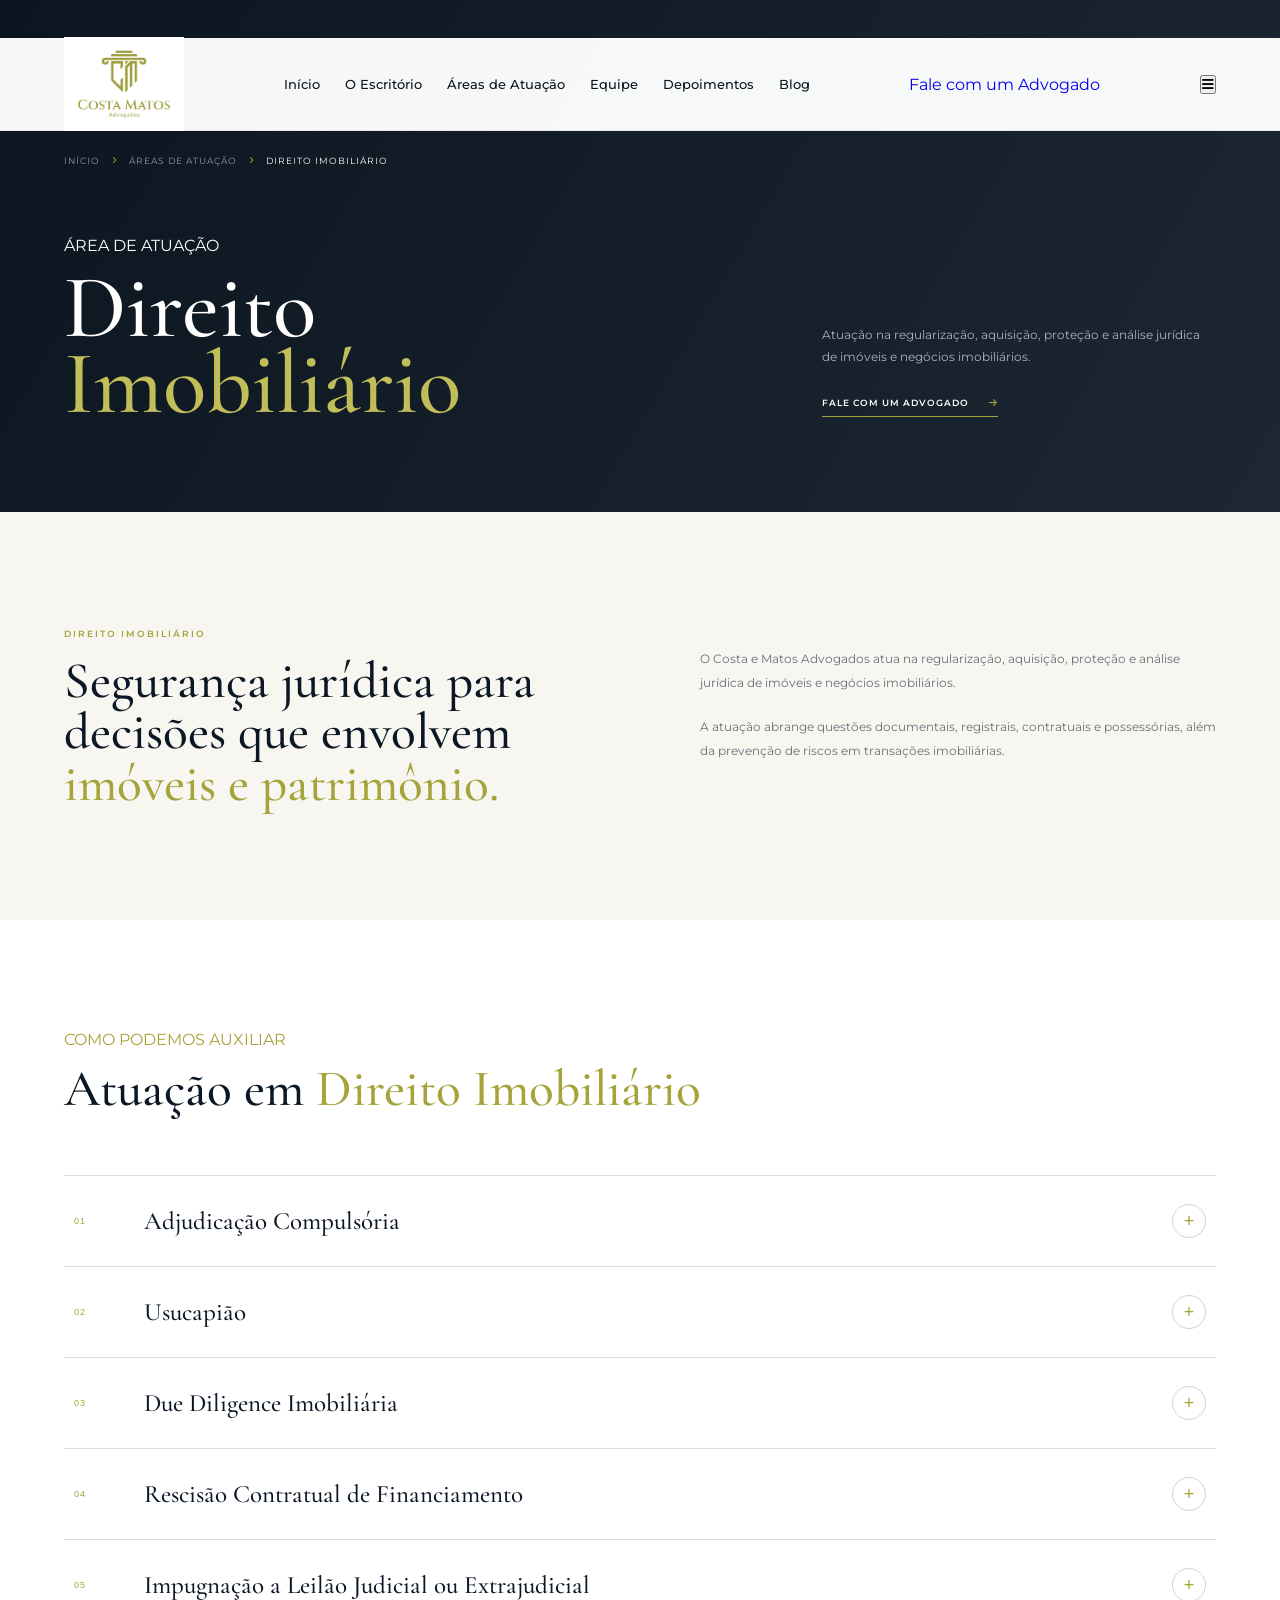
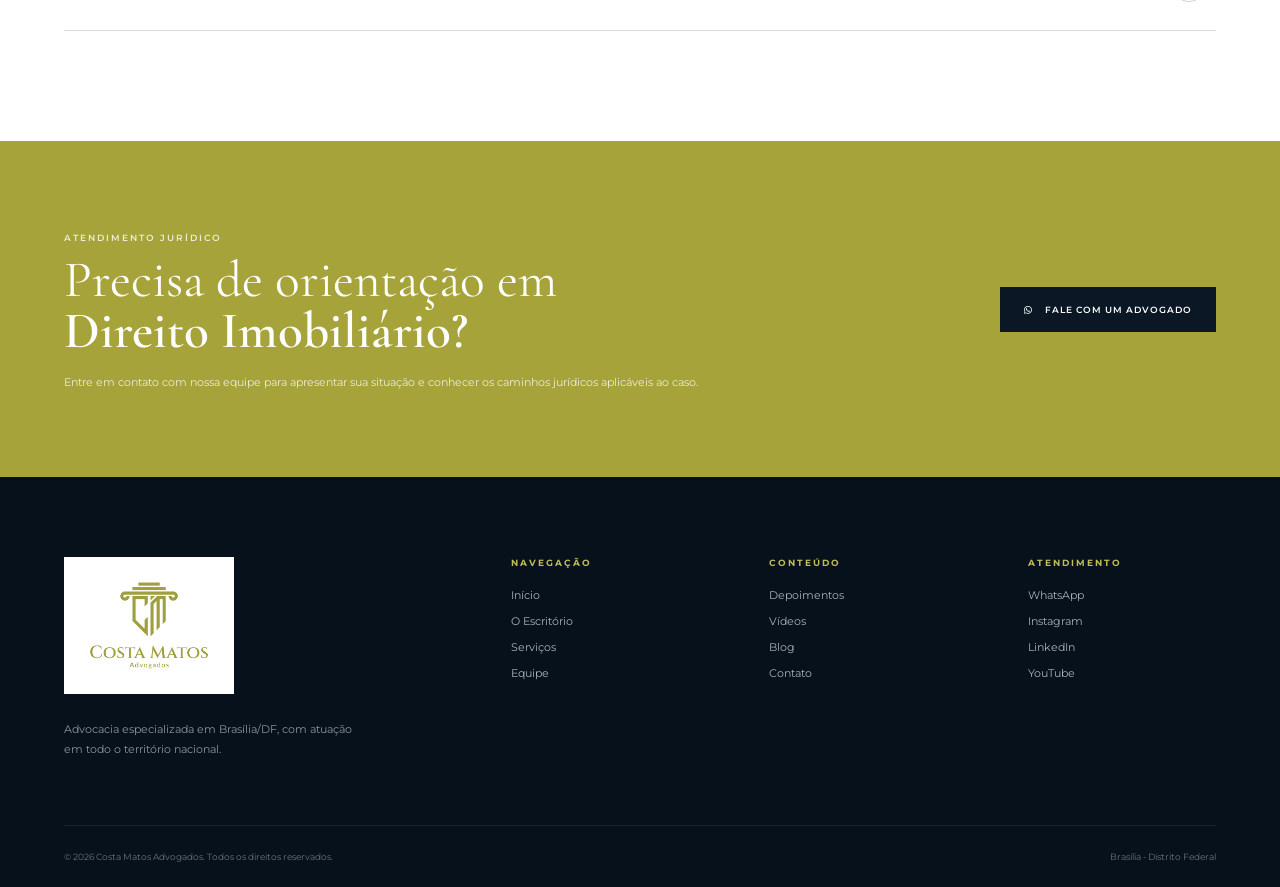
<file: areas/direito-imobiliario.html>
<!DOCTYPE html>
<html lang="pt-BR">

<head>

    <meta charset="UTF-8">

    <meta name="viewport"
          content="width=device-width, initial-scale=1.0">

    <title>
    Direito Imobiliário | Costa e Matos Advogados
</title>

<meta name="description"
      content="Atuação em Direito Imobiliário em Brasília/DF e em todo o Brasil. Regularização de imóveis, usucapião, adjudicação compulsória, due diligence e questões imobiliárias.">

    <!-- GOOGLE FONTS -->
    <link rel="preconnect"
          href="https://fonts.googleapis.com">

    <link rel="preconnect"
          href="https://fonts.gstatic.com"
          crossorigin>

    <link href="https://fonts.googleapis.com/css2?family=Cormorant+Garamond:wght@400;500;600&family=Montserrat:wght@300;400;500;600&display=swap"
          rel="stylesheet">

    <!-- FONT AWESOME -->
    <link rel="stylesheet"
          href="https://cdnjs.cloudflare.com/ajax/libs/font-awesome/6.5.1/css/all.min.css">

    <!-- CSS PRINCIPAL -->
    <link rel="stylesheet"
          href="../src/css/style.css">

</head>


<body>


<!-- ========================================
     HEADER
======================================== -->

<header class="header">

    <div class="container header-container">

        <a href="../index.html"
           class="logo">

            <img src="../assets/images/logo.jpeg"
                 alt="Costa e Matos Advogados">

        </a>


        <nav class="nav" id="nav">

            <a href="../index.html">
                Início
            </a>

            <a href="../index.html#escritorio">
                O Escritório
            </a>

            <a href="../index.html#servicos">
                Áreas de Atuação
            </a>

            <a href="../index.html#equipe">
                Equipe
            </a>

            <a href="../index.html#depoimentos">
                Depoimentos
            </a>

            <a href="../index.html#blog">
                Blog
            </a>

        </nav>


        <a href="#contato"
           class="header-btn">

            Fale com um Advogado

        </a>


        <button
    class="menu-toggle"
    id="menu-mobile"
    aria-label="Abrir menu"
    type="button"
>

    <i class="fa-solid fa-bars"></i>

</button>

    </div>

</header>



<!-- ========================================
     HERO DA ÁREA
======================================== -->

<section class="area-hero">

    <div class="container">

        <div class="area-breadcrumb">

            <a href="../index.html">
                Início
            </a>

            <i class="fa-solid fa-chevron-right"></i>

            <a href="../index.html#servicos">
                Áreas de Atuação
            </a>

            <i class="fa-solid fa-chevron-right"></i>

            <span>
                Direito Imobiliário
            </span>

        </div>


        <div class="area-hero-content">

            <div>

                <span class="section-tag">
                    ÁREA DE ATUAÇÃO
                </span>

                <h1>
                    Direito
                    <span>Imobiliário</span>
                </h1>

            </div>


            <div class="area-hero-description">

                <p>
                    Atuação na regularização, aquisição,
                    proteção e análise jurídica de imóveis
                    e negócios imobiliários.
                </p>

                <a href="#contato"
                   class="area-btn">

                    Fale com um Advogado

                    <i class="fa-solid fa-arrow-right"></i>

                </a>

            </div>

        </div>

    </div>

</section>



<!-- ========================================
     INTRODUÇÃO
======================================== -->

<section class="area-intro">

    <div class="container area-intro-grid">

        <div class="area-intro-title">

            <span>
                DIREITO IMOBILIÁRIO
            </span>

            <h2>
                Segurança jurídica para
                decisões que envolvem
                <strong>
                    imóveis e patrimônio.
                </strong>
            </h2>

        </div>


        <div class="area-intro-text">

            <p>
                O Costa e Matos Advogados atua na
                regularização, aquisição, proteção e
                análise jurídica de imóveis e negócios
                imobiliários.
            </p>

            <p>
                A atuação abrange questões documentais,
                registrais, contratuais e possessórias,
                além da prevenção de riscos em
                transações imobiliárias.
            </p>

        </div>

    </div>

</section>



<!-- ========================================
     SERVIÇOS DA ÁREA
======================================== -->

<section class="area-services">

    <div class="container">

        <div class="area-services-header">

            <span class="section-tag dark-tag">
                COMO PODEMOS AUXILIAR
            </span>

            <h2>
                Atuação em
                <span>Direito Imobiliário</span>
            </h2>

        </div>


        <div class="area-accordion">


            <!-- 01 -->
            <article class="area-item">

                <button class="area-item-header"
                        type="button">

                    <span class="area-item-number">
                        01
                    </span>

                    <h3>
                        Adjudicação Compulsória
                    </h3>

                    <span class="area-item-icon">
                        +
                    </span>

                </button>


                <div class="area-item-content">

                    <p>
                        Medida destinada à obtenção da
                        transferência da propriedade quando
                        preenchidos os requisitos legais e
                        a escritura definitiva não é outorgada.
                        Pode ser analisada pelas vias judicial
                        ou extrajudicial.
                    </p>

                </div>

            </article>


            <!-- 02 -->
            <article class="area-item">

                <button class="area-item-header"
                        type="button">

                    <span class="area-item-number">
                        02
                    </span>

                    <h3>
                        Usucapião
                    </h3>

                    <span class="area-item-icon">
                        +
                    </span>

                </button>


                <div class="area-item-content">

                    <p>
                        Atuação na regularização da propriedade
                        pela posse prolongada, mediante análise
                        do tempo, características da posse,
                        documentação e modalidade aplicável.
                        O procedimento poderá ser judicial
                        ou extrajudicial.
                    </p>

                </div>

            </article>


            <!-- 03 -->
            <article class="area-item">

                <button class="area-item-header"
                        type="button">

                    <span class="area-item-number">
                        03
                    </span>

                    <h3>
                        Due Diligence Imobiliária
                    </h3>

                    <span class="area-item-icon">
                        +
                    </span>

                </button>


                <div class="area-item-content">

                    <p>
                        Investigação jurídica do imóvel,
                        proprietários, documentos, registros,
                        processos e eventuais riscos relacionados
                        à negociação. É utilizada especialmente
                        antes de compras, vendas, investimentos
                        ou operações patrimoniais.
                    </p>

                </div>

            </article>


            <!-- 04 -->
            <article class="area-item">

                <button class="area-item-header"
                        type="button">

                    <span class="area-item-number">
                        04
                    </span>

                    <h3>
                        Rescisão Contratual de Financiamento
                    </h3>

                    <span class="area-item-icon">
                        +
                    </span>

                </button>


                <div class="area-item-content">

                    <p>
                        Análise de contratos de financiamento
                        e das circunstâncias que possam
                        justificar revisão, resolução ou
                        discussão das obrigações contratuais,
                        observadas as condições específicas
                        de cada operação.
                    </p>

                </div>

            </article>


            <!-- 05 -->
            <article class="area-item">

                <button class="area-item-header"
                        type="button">

                    <span class="area-item-number">
                        05
                    </span>

                    <h3>
                        Impugnação a Leilão Judicial
                        ou Extrajudicial
                    </h3>

                    <span class="area-item-icon">
                        +
                    </span>

                </button>


                <div class="area-item-content">

                    <p>
                        Análise da regularidade do procedimento
                        de leilão, incluindo notificações,
                        consolidação da propriedade, avaliação,
                        publicidade e demais requisitos legais.
                        A medida adequada depende da fase e das
                        circunstâncias do procedimento.
                    </p>

                </div>

            </article>


        </div>

    </div>

</section>



<!-- ========================================
     CTA
======================================== -->

<section class="area-cta"
         id="contato">

    <div class="container area-cta-content">

        <div>

            <span>
                ATENDIMENTO JURÍDICO
            </span>

            <h2>
                Precisa de orientação em
                <strong>Direito Imobiliário?</strong>
            </h2>

            <p>
                Entre em contato com nossa equipe para
                apresentar sua situação e conhecer os
                caminhos jurídicos aplicáveis ao caso.
            </p>

        </div>


        <a href="#"
           class="area-cta-button">

            <i class="fa-brands fa-whatsapp"></i>

            Fale com um Advogado

        </a>

    </div>

</section>



<!-- ========================================
     FOOTER
======================================== -->

<footer class="footer">

    <div class="container">

        <div class="footer-main">

            <div class="footer-brand">

                <img
                    src="../assets/images/logo.jpeg"
                    alt="Costa Matos Advogados">

                <p>
                    Advocacia especializada em Brasília/DF,
                    com atuação em todo o território nacional.
                </p>

            </div>


            <div class="footer-column">

                <h4>Navegação</h4>

                <a href="#inicio">Início</a>
                <a href="#escritorio">O Escritório</a>
                <a href="#servicos">Serviços</a>
                <a href="#equipe">Equipe</a>

            </div>


            <div class="footer-column">

                <h4>Conteúdo</h4>

                <a href="#depoimentos">Depoimentos</a>
                <a href="#videos">Vídeos</a>
                <a href="#blog">Blog</a>
                <a href="#contato">Contato</a>

            </div>


            <div class="footer-column">

                <h4>Atendimento</h4>

                <a href="#">
                    WhatsApp
                </a>

                <a href="#">
                    Instagram
                </a>

                <a href="#">
                    LinkedIn
                </a>

                <a href="#">
                    YouTube
                </a>

            </div>

        </div>


        <div class="footer-bottom">

            <p>
                © 2026 Costa Matos Advogados.
                Todos os direitos reservados.
            </p>

            <p>
                Brasília - Distrito Federal
            </p>

        </div>

    </div>

</footer>


<script src="../src/js/script.js"></script>

</body>

</html>
</file>
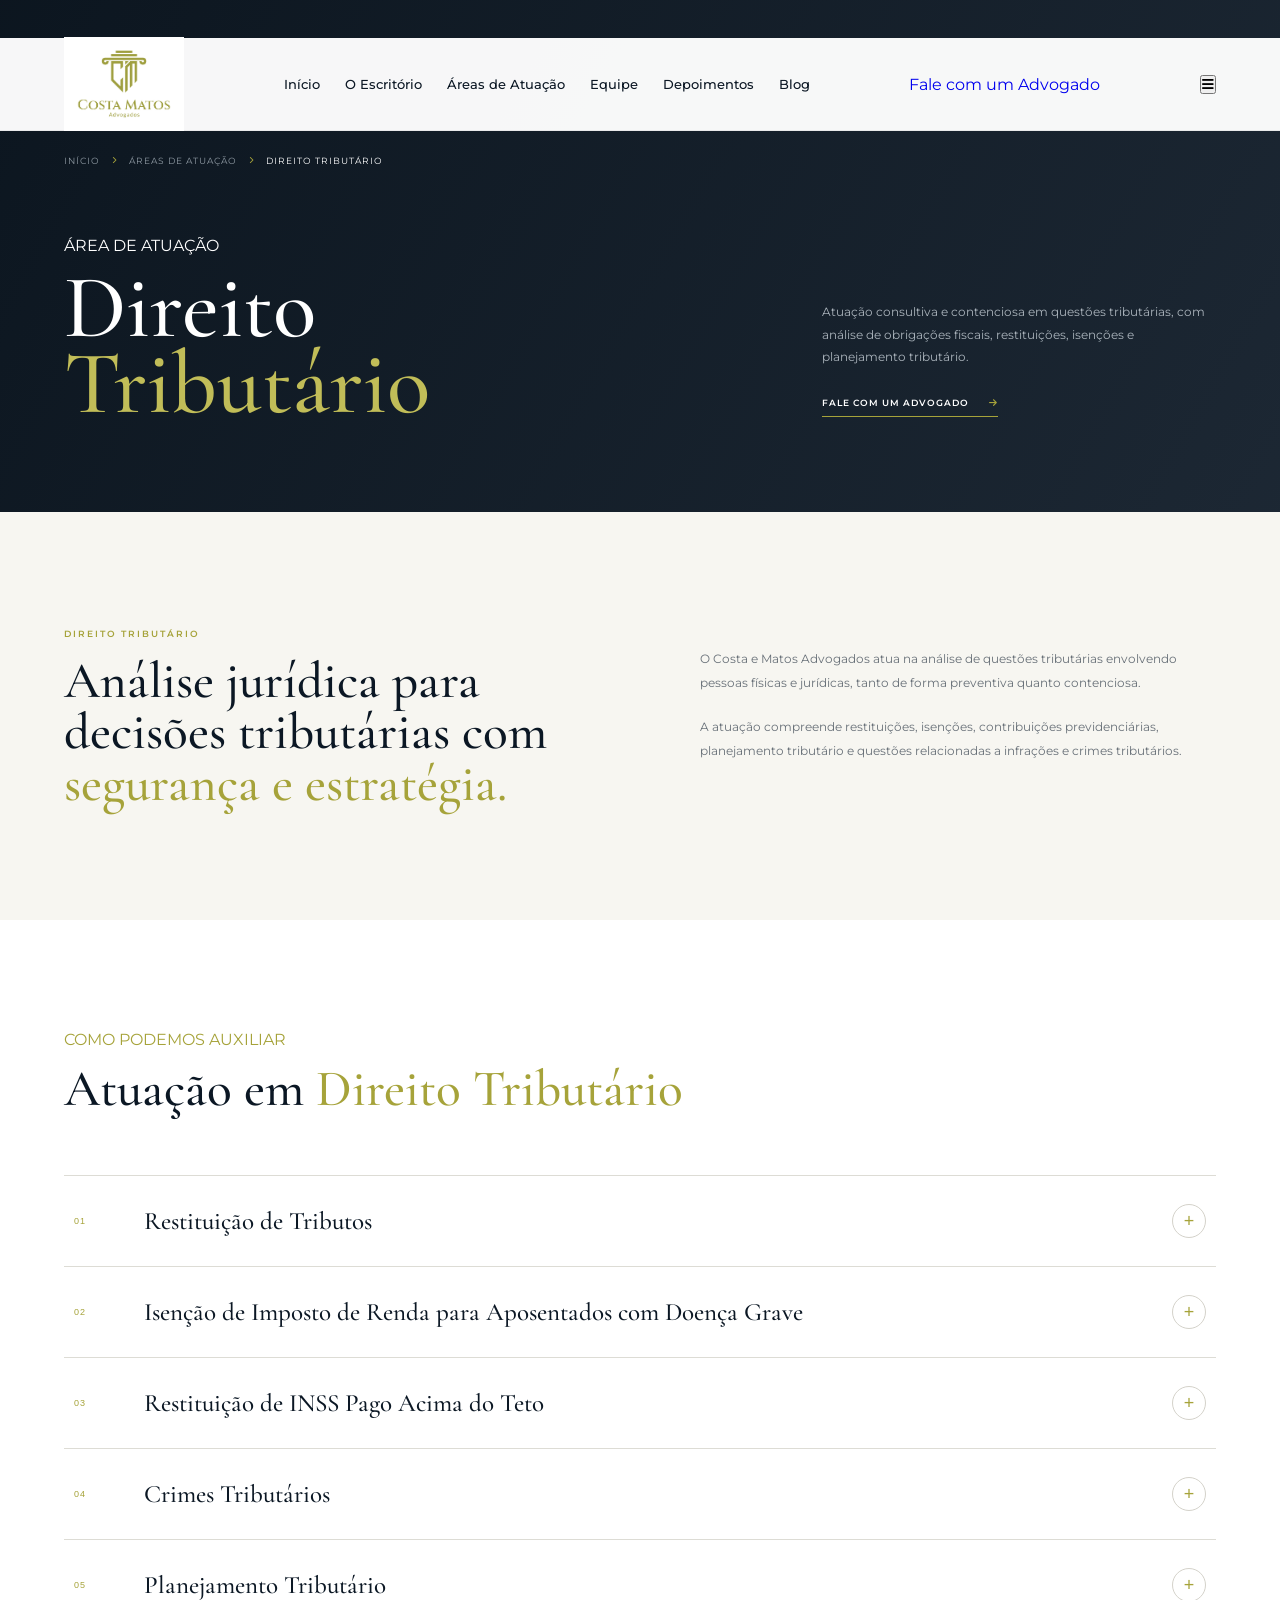
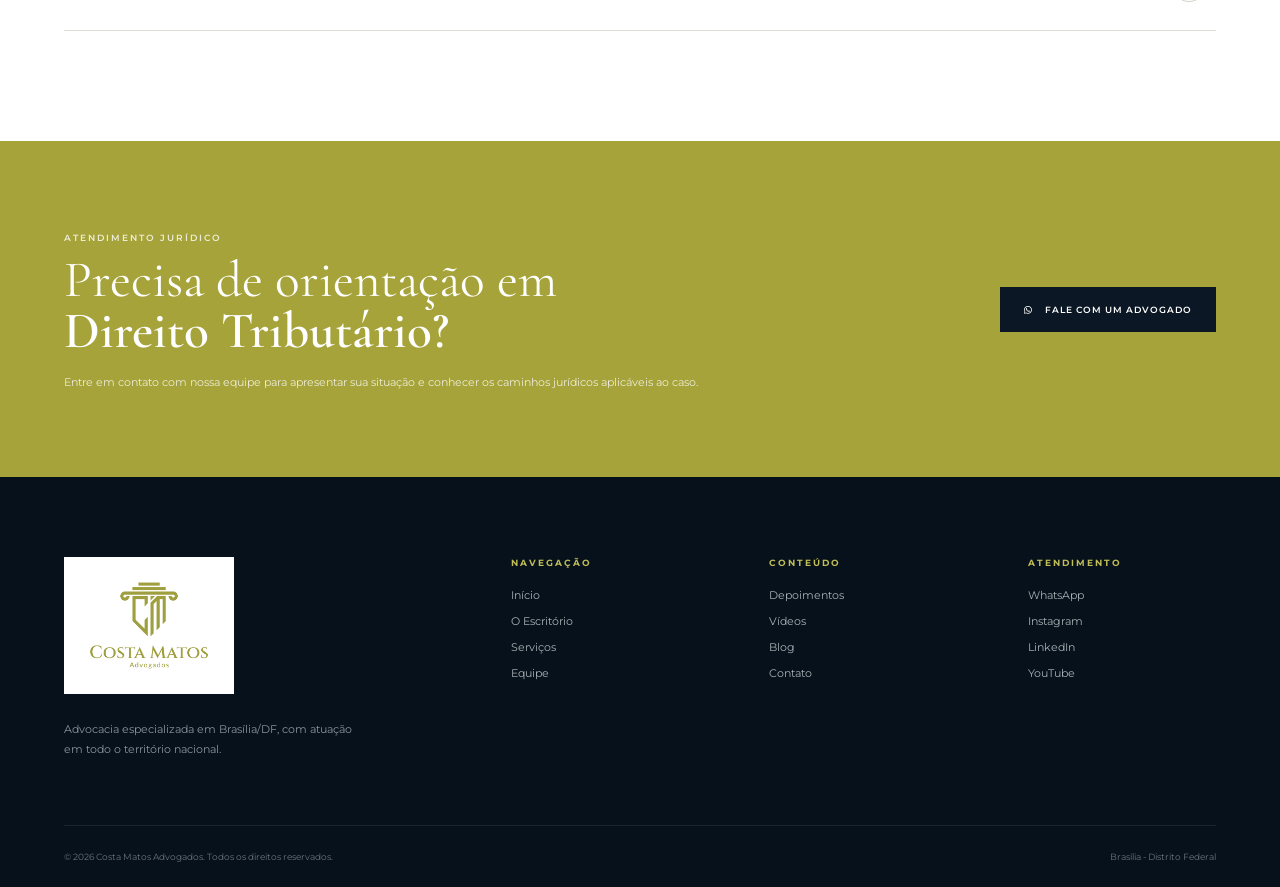
<file: areas/direito-tributario.html>
<!DOCTYPE html>
<html lang="pt-BR">

<head>

    <meta charset="UTF-8">

    <meta name="viewport"
          content="width=device-width, initial-scale=1.0">

    <title>
    Direito Tributário | Costa e Matos Advogados
</title>

<meta name="description"
      content="Atuação em Direito Tributário em Brasília/DF e em todo o Brasil. Restituição de tributos, isenção de imposto de renda, contribuições previdenciárias e planejamento tributário.">

    <!-- GOOGLE FONTS -->
    <link rel="preconnect"
          href="https://fonts.googleapis.com">

    <link rel="preconnect"
          href="https://fonts.gstatic.com"
          crossorigin>

    <link href="https://fonts.googleapis.com/css2?family=Cormorant+Garamond:wght@400;500;600&family=Montserrat:wght@300;400;500;600&display=swap"
          rel="stylesheet">

    <!-- FONT AWESOME -->
    <link rel="stylesheet"
          href="https://cdnjs.cloudflare.com/ajax/libs/font-awesome/6.5.1/css/all.min.css">

    <!-- CSS PRINCIPAL -->
    <link rel="stylesheet"
          href="../src/css/style.css">

</head>


<body>


<!-- ========================================
     HEADER
======================================== -->

<header class="header">

    <div class="container header-container">

        <a href="../index.html"
           class="logo">

            <img src="../assets/images/logo.jpeg"
                 alt="Costa e Matos Advogados">

        </a>


        <nav class="nav" id="nav">

            <a href="../index.html">
                Início
            </a>

            <a href="../index.html#escritorio">
                O Escritório
            </a>

            <a href="../index.html#servicos">
                Áreas de Atuação
            </a>

            <a href="../index.html#equipe">
                Equipe
            </a>

            <a href="../index.html#depoimentos">
                Depoimentos
            </a>

            <a href="../index.html#blog">
                Blog
            </a>

        </nav>


        <a href="#contato"
           class="header-btn">

            Fale com um Advogado

        </a>


        <button
    class="menu-toggle"
    id="menu-mobile"
    aria-label="Abrir menu"
    type="button"
>

    <i class="fa-solid fa-bars"></i>

</button>

    </div>

</header>



<!-- ========================================
     HERO DA ÁREA
======================================== -->

<section class="area-hero">

    <div class="container">

        <div class="area-breadcrumb">

            <a href="../index.html">
                Início
            </a>

            <i class="fa-solid fa-chevron-right"></i>

            <a href="../index.html#servicos">
                Áreas de Atuação
            </a>

            <i class="fa-solid fa-chevron-right"></i>

            <span>
                Direito Tributário
            </span>

        </div>


        <div class="area-hero-content">

            <div>

                <span class="section-tag">
                    ÁREA DE ATUAÇÃO
                </span>

                <h1>
                    Direito
                    <span>Tributário</span>
                </h1>

            </div>


            <div class="area-hero-description">

                <p>
                    Atuação consultiva e contenciosa em
                    questões tributárias, com análise de
                    obrigações fiscais, restituições,
                    isenções e planejamento tributário.
                </p>

                <a href="#contato"
                   class="area-btn">

                    Fale com um Advogado

                    <i class="fa-solid fa-arrow-right"></i>

                </a>

            </div>

        </div>

    </div>

</section>



<!-- ========================================
     INTRODUÇÃO
======================================== -->

<section class="area-intro">

    <div class="container area-intro-grid">

        <div class="area-intro-title">

            <span>
                DIREITO TRIBUTÁRIO
            </span>

            <h2>
                Análise jurídica para
                decisões tributárias com
                <strong>
                    segurança e estratégia.
                </strong>
            </h2>

        </div>


        <div class="area-intro-text">

            <p>
                O Costa e Matos Advogados atua na análise
                de questões tributárias envolvendo pessoas
                físicas e jurídicas, tanto de forma
                preventiva quanto contenciosa.
            </p>

            <p>
                A atuação compreende restituições, isenções,
                contribuições previdenciárias, planejamento
                tributário e questões relacionadas a
                infrações e crimes tributários.
            </p>

        </div>

    </div>

</section>



<!-- ========================================
     SERVIÇOS DA ÁREA
======================================== -->

<section class="area-services">

    <div class="container">

        <div class="area-services-header">

            <span class="section-tag dark-tag">
                COMO PODEMOS AUXILIAR
            </span>

            <h2>
                Atuação em
                <span>Direito Tributário</span>
            </h2>

        </div>


        <div class="area-accordion">


            <!-- 01 -->
            <article class="area-item">

                <button class="area-item-header"
                        type="button">

                    <span class="area-item-number">
                        01
                    </span>

                    <h3>
                        Restituição de Tributos
                    </h3>

                    <span class="area-item-icon">
                        +
                    </span>

                </button>


                <div class="area-item-content">

                    <p>
                        Análise de pagamentos tributários
                        realizados indevidamente ou em valor
                        superior ao devido, com avaliação
                        da possibilidade de restituição ou
                        compensação conforme a legislação
                        aplicável.
                    </p>

                </div>

            </article>


            <!-- 02 -->
            <article class="area-item">

                <button class="area-item-header"
                        type="button">

                    <span class="area-item-number">
                        02
                    </span>

                    <h3>
                        Isenção de Imposto de Renda para
                        Aposentados com Doença Grave
                    </h3>

                    <span class="area-item-icon">
                        +
                    </span>

                </button>


                <div class="area-item-content">

                    <p>
                        Orientação e atuação em pedidos de
                        isenção do Imposto de Renda sobre
                        proventos de aposentadoria, reforma
                        ou pensão nos casos de doenças
                        previstas em lei, mediante análise
                        dos requisitos e da documentação.
                    </p>

                </div>

            </article>


            <!-- 03 -->
            <article class="area-item">

                <button class="area-item-header"
                        type="button">

                    <span class="area-item-number">
                        03
                    </span>

                    <h3>
                        Restituição de INSS Pago
                        Acima do Teto
                    </h3>

                    <span class="area-item-icon">
                        +
                    </span>

                </button>


                <div class="area-item-content">

                    <p>
                        Análise das contribuições
                        previdenciárias realizadas por
                        segurados que possuem mais de um
                        vínculo ou fonte pagadora, verificando
                        eventual recolhimento acima do limite
                        máximo de contribuição e a possibilidade
                        de restituição dos valores.
                    </p>

                </div>

            </article>


            <!-- 04 -->
            <article class="area-item">

                <button class="area-item-header"
                        type="button">

                    <span class="area-item-number">
                        04
                    </span>

                    <h3>
                        Crimes Tributários
                    </h3>

                    <span class="area-item-icon">
                        +
                    </span>

                </button>


                <div class="area-item-content">

                    <p>
                        Atuação jurídica em investigações e
                        processos relacionados a supostos
                        crimes contra a ordem tributária,
                        considerando os aspectos fiscais
                        e criminais envolvidos no caso.
                    </p>

                </div>

            </article>


            <!-- 05 -->
            <article class="area-item">

                <button class="area-item-header"
                        type="button">

                    <span class="area-item-number">
                        05
                    </span>

                    <h3>
                        Planejamento Tributário
                    </h3>

                    <span class="area-item-icon">
                        +
                    </span>

                </button>


                <div class="area-item-content">

                    <p>
                        Análise jurídica da estrutura
                        patrimonial ou empresarial com o
                        objetivo de identificar alternativas
                        tributárias lícitas e adequadas à
                        realidade do cliente.
                    </p>

                </div>

            </article>


        </div>

    </div>

</section>



<!-- ========================================
     CTA
======================================== -->

<section class="area-cta"
         id="contato">

    <div class="container area-cta-content">

        <div>

            <span>
                ATENDIMENTO JURÍDICO
            </span>

            <h2>
                Precisa de orientação em
                <strong>Direito Tributário?</strong>
            </h2>

            <p>
                Entre em contato com nossa equipe para
                apresentar sua situação e conhecer os
                caminhos jurídicos aplicáveis ao caso.
            </p>

        </div>


        <a href="#"
           class="area-cta-button">

            <i class="fa-brands fa-whatsapp"></i>

            Fale com um Advogado

        </a>

    </div>

</section>



<!-- ========================================
     FOOTER
======================================== -->

<footer class="footer">

    <div class="container">

        <div class="footer-main">

            <div class="footer-brand">

                <img
                    src="../assets/images/logo.jpeg"
                    alt="Costa Matos Advogados">

                <p>
                    Advocacia especializada em Brasília/DF,
                    com atuação em todo o território nacional.
                </p>

            </div>


            <div class="footer-column">

                <h4>Navegação</h4>

                <a href="#inicio">Início</a>
                <a href="#escritorio">O Escritório</a>
                <a href="#servicos">Serviços</a>
                <a href="#equipe">Equipe</a>

            </div>


            <div class="footer-column">

                <h4>Conteúdo</h4>

                <a href="#depoimentos">Depoimentos</a>
                <a href="#videos">Vídeos</a>
                <a href="#blog">Blog</a>
                <a href="#contato">Contato</a>

            </div>


            <div class="footer-column">

                <h4>Atendimento</h4>

                <a href="#">
                    WhatsApp
                </a>

                <a href="#">
                    Instagram
                </a>

                <a href="#">
                    LinkedIn
                </a>

                <a href="#">
                    YouTube
                </a>

            </div>

        </div>


        <div class="footer-bottom">

            <p>
                © 2026 Costa Matos Advogados.
                Todos os direitos reservados.
            </p>

            <p>
                Brasília - Distrito Federal
            </p>

        </div>

    </div>

</footer>


<script src="../src/js/script.js"></script>

</body>

</html>
</file>
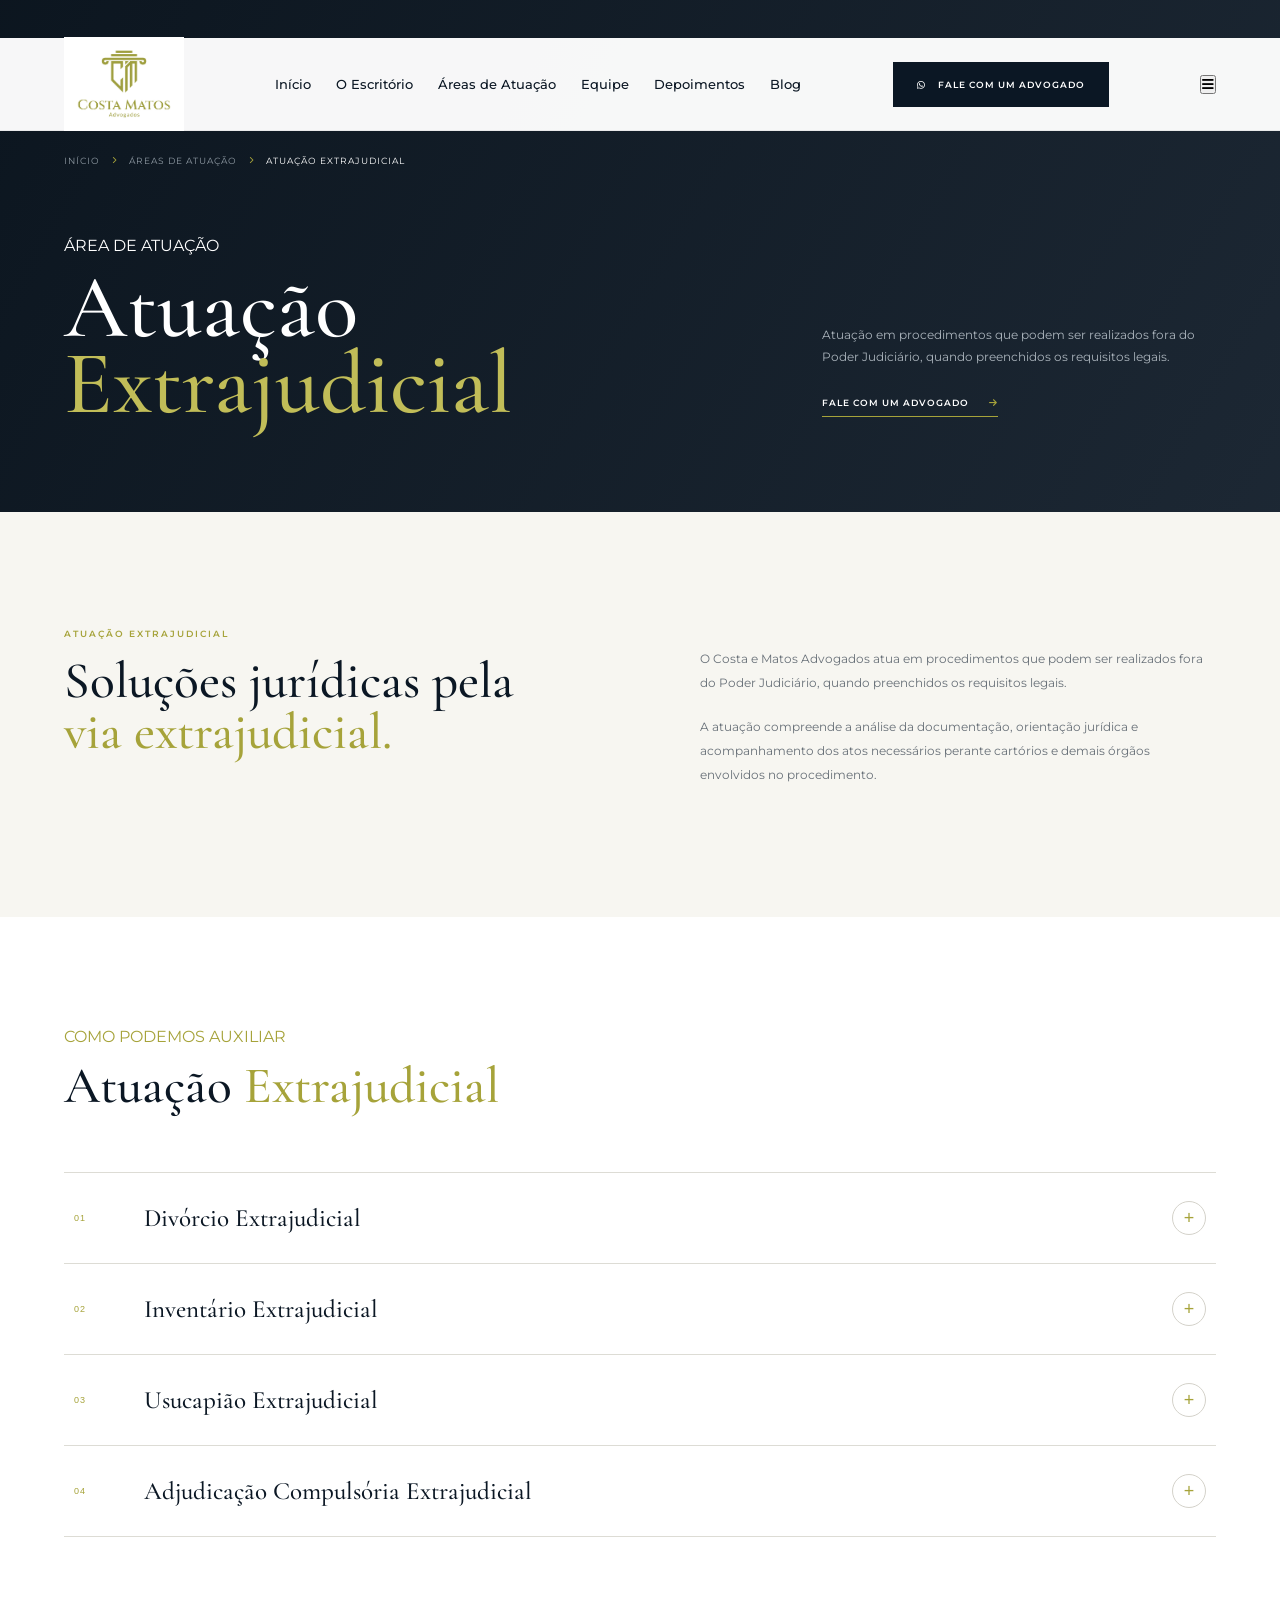
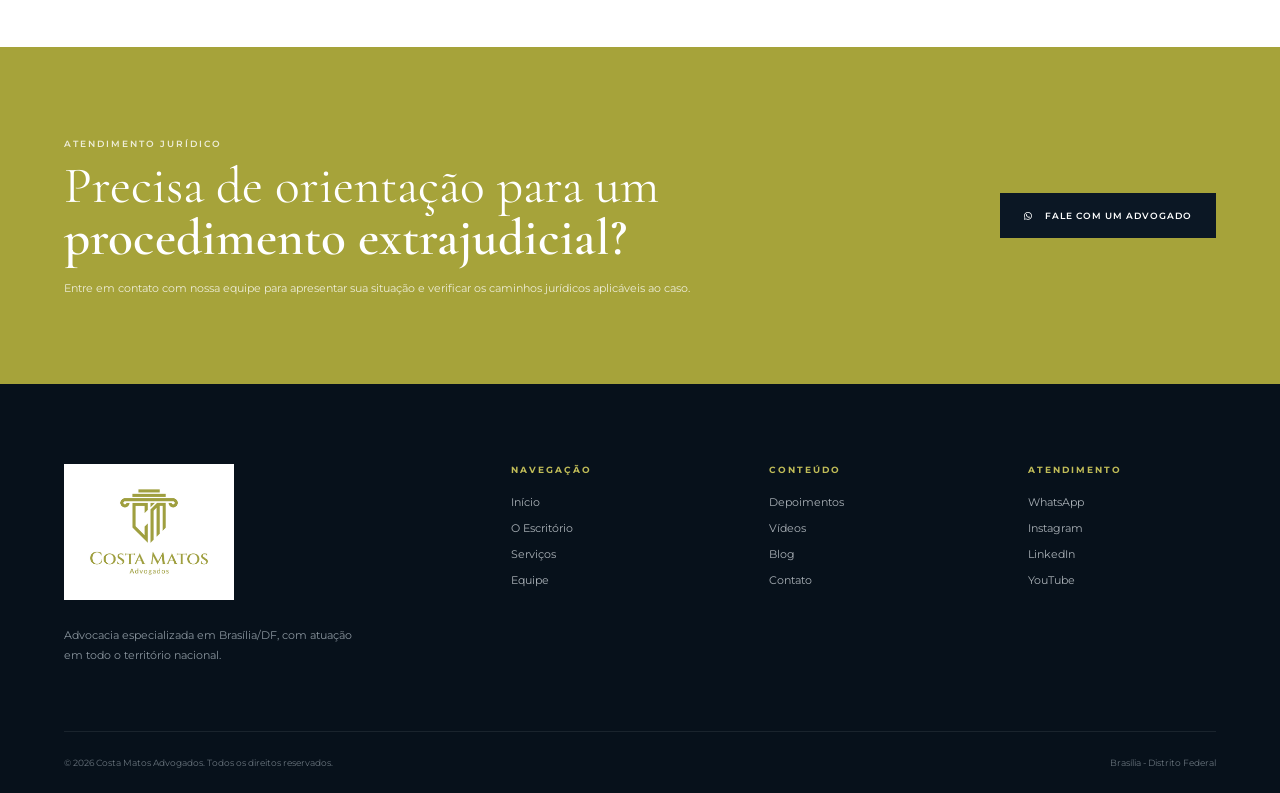
<file: areas/extrajudicial.html>
<!DOCTYPE html>
<html lang="pt-BR">

<head>

    <meta charset="UTF-8">

    <meta name="viewport"
          content="width=device-width, initial-scale=1.0">

    <title>
    Atuação Extrajudicial | Costa e Matos Advogados
</title>

<meta name="description"
      content="Atuação extrajudicial em Brasília/DF e em todo o Brasil. Divórcio, inventário, usucapião e adjudicação compulsória pela via extrajudicial.">

    <!-- GOOGLE FONTS -->
    <link rel="preconnect"
          href="https://fonts.googleapis.com">

    <link rel="preconnect"
          href="https://fonts.gstatic.com"
          crossorigin>

    <link href="https://fonts.googleapis.com/css2?family=Cormorant+Garamond:wght@400;500;600&family=Montserrat:wght@300;400;500;600&display=swap"
          rel="stylesheet">

    <!-- FONT AWESOME -->
    <link rel="stylesheet"
          href="https://cdnjs.cloudflare.com/ajax/libs/font-awesome/6.5.1/css/all.min.css">

    <!-- CSS PRINCIPAL -->
    <link rel="stylesheet"
          href="../src/css/style.css">

</head>


<body>


<!-- ========================================
     HEADER
======================================== -->

<header class="header">

    <div class="container header-container">

        <a href="../index.html"
           class="logo">

            <img src="../assets/images/logo.jpeg"
                 alt="Costa e Matos Advogados">

        </a>


        <nav class="nav" id="nav">

            <a href="../index.html">
                Início
            </a>

            <a href="../index.html#escritorio">
                O Escritório
            </a>

            <a href="../index.html#servicos">
                Áreas de Atuação
            </a>

            <a href="../index.html#equipe">
                Equipe
            </a>

            <a href="../index.html#depoimentos">
                Depoimentos
            </a>

            <a href="../index.html#blog">
                Blog
            </a>

        </nav>


        <a href="https://wa.me/5561994092325?text=Olá%2C%20vim%20pelo%20site%20da%20Costa%20e%20Matos%20Advogados%20e%20gostaria%20de%20mais%20informações."
   class="area-cta-button"
   target="_blank"
   rel="noopener noreferrer">

    <i class="fa-brands fa-whatsapp"></i>

    Fale com um Advogado
</a>


        <button
    class="menu-toggle"
    id="menu-mobile"
    aria-label="Abrir menu"
    type="button"
>

    <i class="fa-solid fa-bars"></i>

</button>

    </div>

</header>



<!-- ========================================
     HERO DA ÁREA
======================================== -->

<section class="area-hero">

    <div class="container">

        <div class="area-breadcrumb">

            <a href="../index.html">
                Início
            </a>

            <i class="fa-solid fa-chevron-right"></i>

            <a href="../index.html#servicos">
                Áreas de Atuação
            </a>

            <i class="fa-solid fa-chevron-right"></i>

            <span>
                Atuação Extrajudicial
            </span>

        </div>


        <div class="area-hero-content">

            <div>

                <span class="section-tag">
                    ÁREA DE ATUAÇÃO
                </span>

                <h1>
                    Atuação
                    <span>Extrajudicial</span>
                </h1>

            </div>


            <div class="area-hero-description">

                <p>
                    Atuação em procedimentos que podem ser
                    realizados fora do Poder Judiciário,
                    quando preenchidos os requisitos legais.
                </p>

                <a href="#contato"
                   class="area-btn">

                    Fale com um Advogado

                    <i class="fa-solid fa-arrow-right"></i>

                </a>

            </div>

        </div>

    </div>

</section>



<!-- ========================================
     INTRODUÇÃO
======================================== -->

<section class="area-intro">

    <div class="container area-intro-grid">

        <div class="area-intro-title">

            <span>
                ATUAÇÃO EXTRAJUDICIAL
            </span>

            <h2>
                Soluções jurídicas pela
                <strong>
                    via extrajudicial.
                </strong>
            </h2>

        </div>


        <div class="area-intro-text">

            <p>
                O Costa e Matos Advogados atua em
                procedimentos que podem ser realizados
                fora do Poder Judiciário, quando
                preenchidos os requisitos legais.
            </p>

            <p>
                A atuação compreende a análise da
                documentação, orientação jurídica e
                acompanhamento dos atos necessários
                perante cartórios e demais órgãos
                envolvidos no procedimento.
            </p>

        </div>

    </div>

</section>



<!-- ========================================
     SERVIÇOS DA ÁREA
======================================== -->

<section class="area-services">

    <div class="container">

        <div class="area-services-header">

            <span class="section-tag dark-tag">
                COMO PODEMOS AUXILIAR
            </span>

            <h2>
                Atuação
                <span>Extrajudicial</span>
            </h2>

        </div>


        <div class="area-accordion">


            <!-- 01 -->
            <article class="area-item">

                <button class="area-item-header"
                        type="button">

                    <span class="area-item-number">
                        01
                    </span>

                    <h3>
                        Divórcio Extrajudicial
                    </h3>

                    <span class="area-item-icon">
                        +
                    </span>

                </button>


                <div class="area-item-content">

                    <p>
                        Realização do divórcio diretamente
                        em cartório quando presentes os
                        requisitos legais, incluindo análise
                        documental, definição da partilha
                        patrimonial e elaboração dos atos
                        necessários à escritura pública.
                    </p>

                </div>

            </article>


            <!-- 02 -->
            <article class="area-item">

                <button class="area-item-header"
                        type="button">

                    <span class="area-item-number">
                        02
                    </span>

                    <h3>
                        Inventário Extrajudicial
                    </h3>

                    <span class="area-item-icon">
                        +
                    </span>

                </button>


                <div class="area-item-content">

                    <p>
                        Condução do inventário perante
                        cartório quando juridicamente
                        admitido, incluindo levantamento
                        de bens e herdeiros, documentação,
                        partilha e formalização da
                        escritura pública.
                    </p>

                </div>

            </article>


            <!-- 03 -->
            <article class="area-item">

                <button class="area-item-header"
                        type="button">

                    <span class="area-item-number">
                        03
                    </span>

                    <h3>
                        Usucapião Extrajudicial
                    </h3>

                    <span class="area-item-icon">
                        +
                    </span>

                </button>


                <div class="area-item-content">

                    <p>
                        Procedimento de reconhecimento da
                        propriedade pela posse realizado
                        perante cartório, mediante análise
                        dos requisitos legais, documentação,
                        tempo e características da posse.
                    </p>

                </div>

            </article>


            <!-- 04 -->
            <article class="area-item">

                <button class="area-item-header"
                        type="button">

                    <span class="area-item-number">
                        04
                    </span>

                    <h3>
                        Adjudicação Compulsória
                        Extrajudicial
                    </h3>

                    <span class="area-item-icon">
                        +
                    </span>

                </button>


                <div class="area-item-content">

                    <p>
                        Procedimento destinado à obtenção
                        da transferência da propriedade
                        diretamente pela via extrajudicial,
                        quando preenchidos os requisitos
                        legais e a escritura definitiva
                        não é outorgada.
                    </p>

                </div>

            </article>


        </div>

    </div>

</section>



<!-- ========================================
     CTA
======================================== -->

<section class="area-cta"
         id="contato">

    <div class="container area-cta-content">

        <div>

            <span>
                ATENDIMENTO JURÍDICO
            </span>

            <h2>
                Precisa de orientação para um
                <strong>
                    procedimento extrajudicial?
                </strong>
            </h2>

            <p>
                Entre em contato com nossa equipe para
                apresentar sua situação e verificar os
                caminhos jurídicos aplicáveis ao caso.
            </p>

        </div>


       <a href="https://wa.me/5561994092325?text=Olá%2C%20vim%20pelo%20site%20da%20Costa%20e%20Matos%20Advogados%20e%20gostaria%20de%20mais%20informações."
   class="area-cta-button"
   target="_blank"
   rel="noopener noreferrer">

    <i class="fa-brands fa-whatsapp"></i>

    Fale com um Advogado
</a>

    </div>

</section>



<!-- ========================================
     FOOTER
======================================== -->

<footer class="footer">

    <div class="container">

        <div class="footer-main">

            <div class="footer-brand">

                <img
                    src="../assets/images/logo.jpeg"
                    alt="Costa Matos Advogados">

                <p>
                    Advocacia especializada em Brasília/DF,
                    com atuação em todo o território nacional.
                </p>

            </div>


            <div class="footer-column">

                <h4>Navegação</h4>

                <a href="#inicio">Início</a>
                <a href="#escritorio">O Escritório</a>
                <a href="#servicos">Serviços</a>
                <a href="#equipe">Equipe</a>

            </div>


            <div class="footer-column">

                <h4>Conteúdo</h4>

                <a href="#depoimentos">Depoimentos</a>
                <a href="#videos">Vídeos</a>
                <a href="#blog">Blog</a>
                <a href="#contato">Contato</a>

            </div>


            <div class="footer-column">

                <h4>Atendimento</h4>

                <a href="#">
                    WhatsApp
                </a>

                <a href="#">
                    Instagram
                </a>

                <a href="#">
                    LinkedIn
                </a>

                <a href="#">
                    YouTube
                </a>

            </div>

        </div>


        <div class="footer-bottom">

            <p>
                © 2026 Costa Matos Advogados.
                Todos os direitos reservados.
            </p>

            <p>
                Brasília - Distrito Federal
            </p>

        </div>

    </div>

</footer>


<script src="../src/js/script.js"></script>

</body>

</html>
</file>
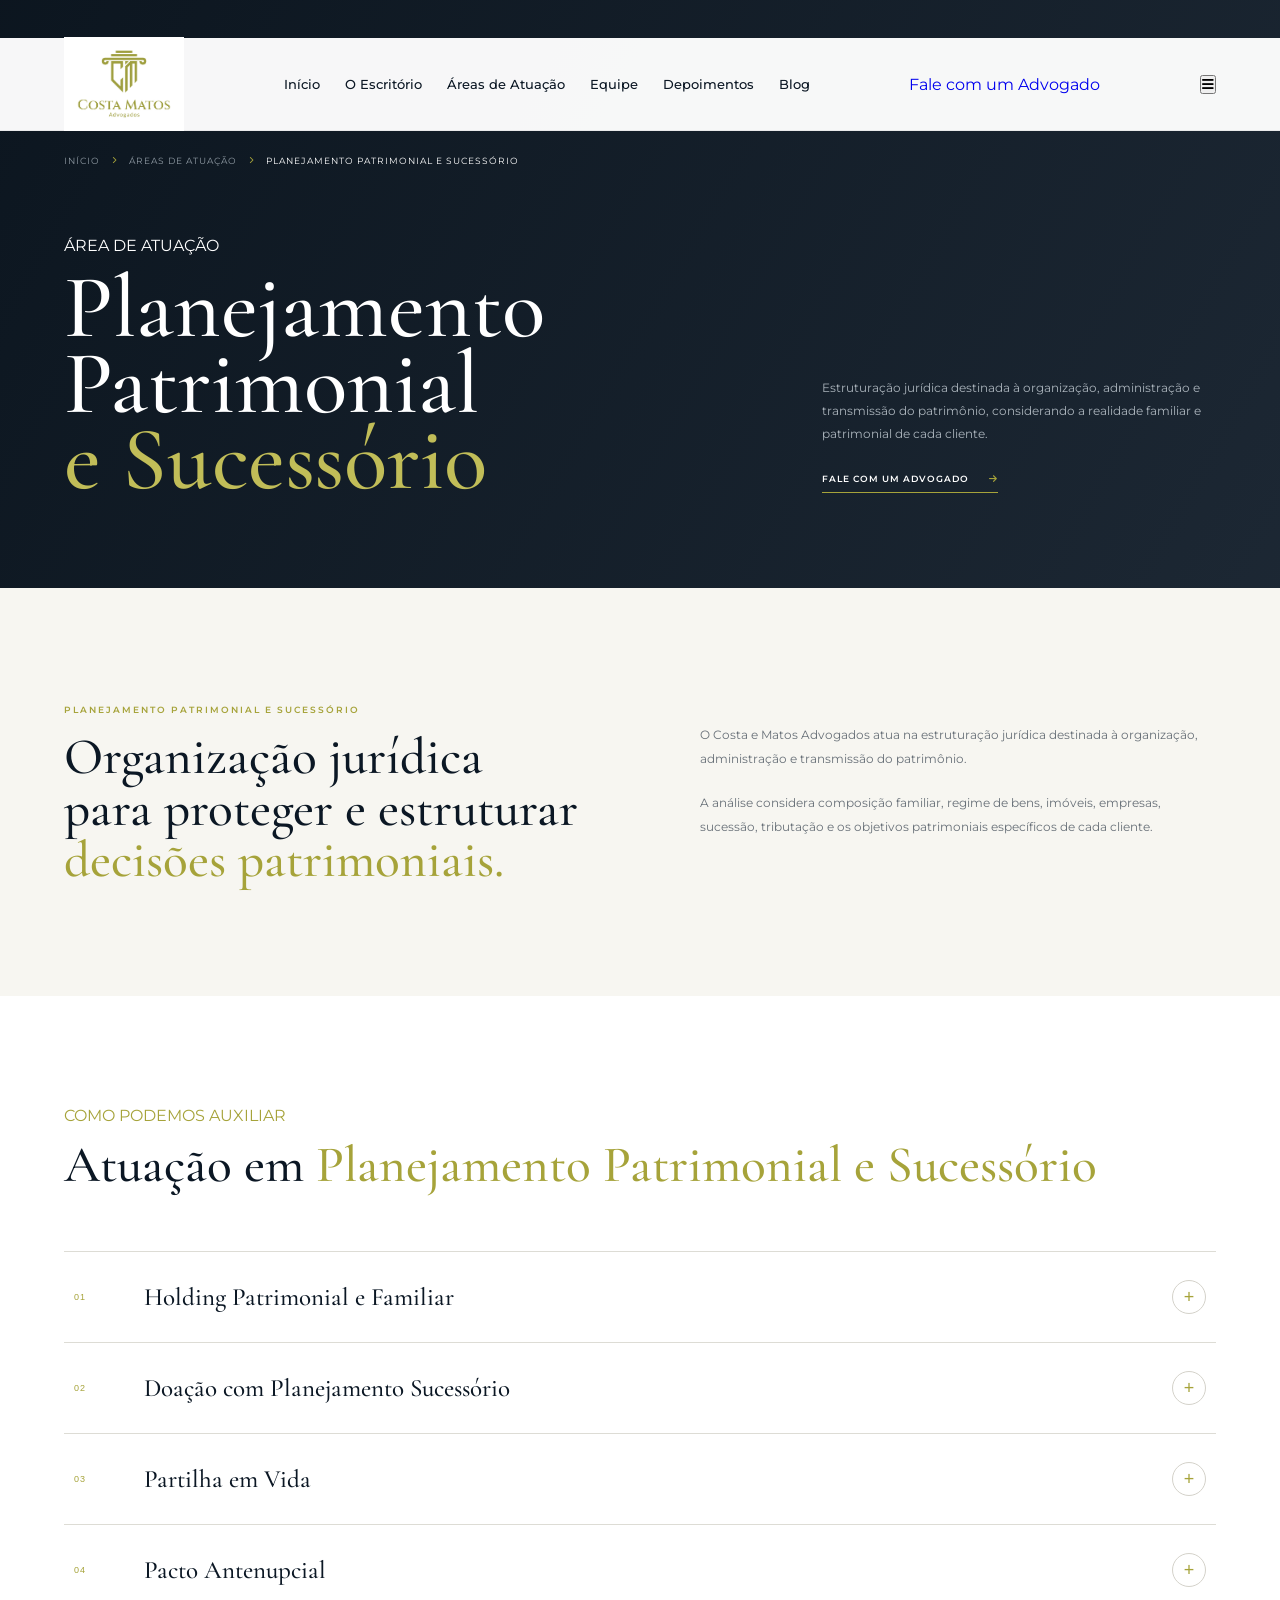
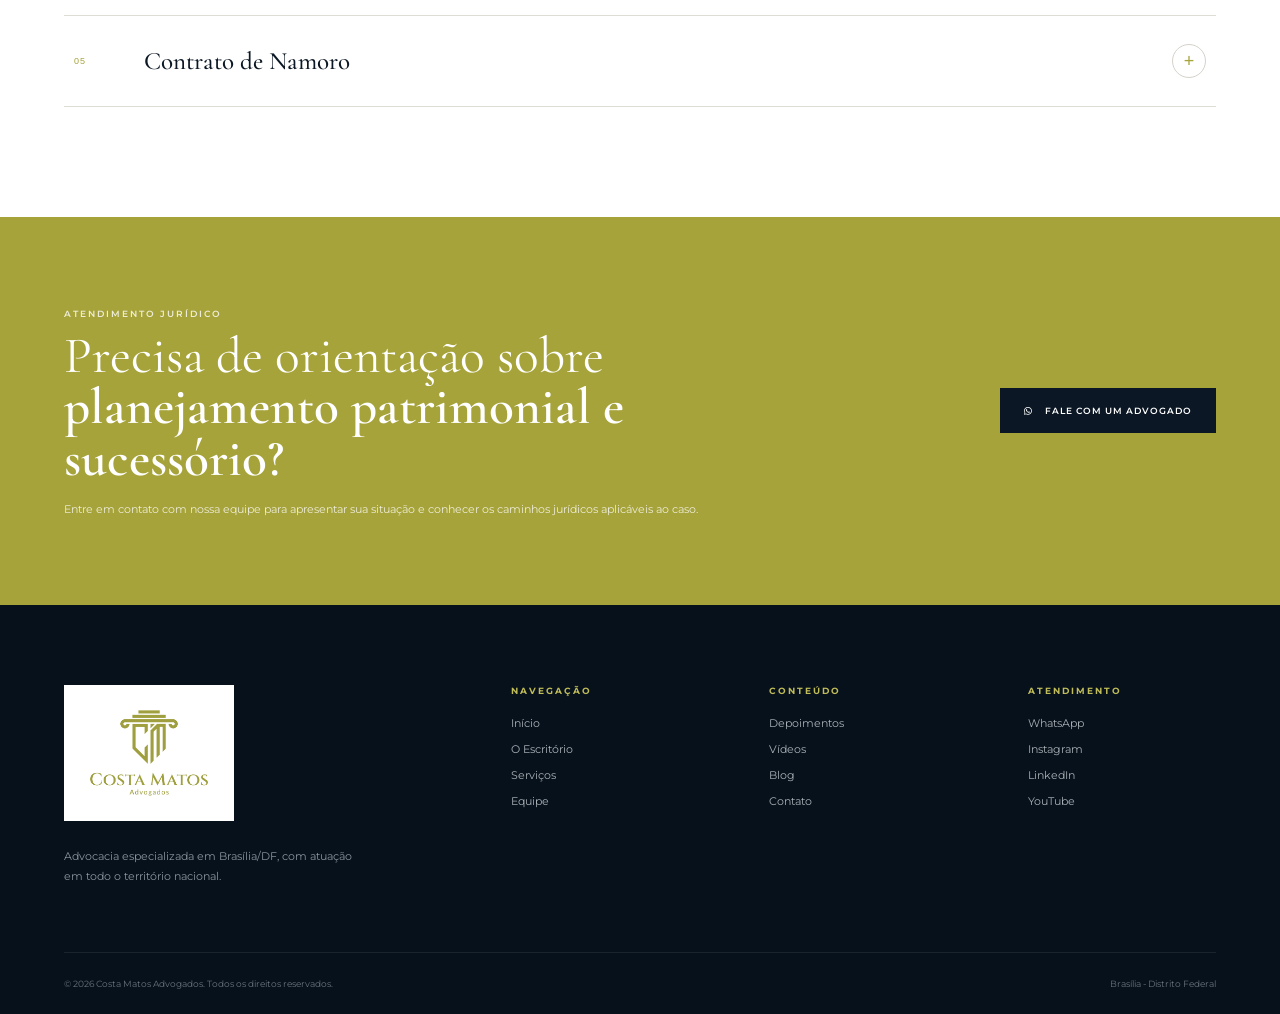
<file: areas/planejamento-patrimonial.html>
<!DOCTYPE html>
<html lang="pt-BR">

<head>

    <meta charset="UTF-8">

    <meta name="viewport"
          content="width=device-width, initial-scale=1.0">

    <title>
    Planejamento Patrimonial e Sucessório | Costa e Matos Advogados
</title>

<meta name="description"
      content="Planejamento patrimonial e sucessório em Brasília/DF e em todo o Brasil. Holding familiar, doações, partilha em vida e organização patrimonial.">

    <!-- GOOGLE FONTS -->
    <link rel="preconnect"
          href="https://fonts.googleapis.com">

    <link rel="preconnect"
          href="https://fonts.gstatic.com"
          crossorigin>

    <link href="https://fonts.googleapis.com/css2?family=Cormorant+Garamond:wght@400;500;600&family=Montserrat:wght@300;400;500;600&display=swap"
          rel="stylesheet">

    <!-- FONT AWESOME -->
    <link rel="stylesheet"
          href="https://cdnjs.cloudflare.com/ajax/libs/font-awesome/6.5.1/css/all.min.css">

    <!-- CSS PRINCIPAL -->
    <link rel="stylesheet"
          href="../src/css/style.css">

</head>


<body>


<!-- ========================================
     HEADER
======================================== -->

<header class="header">

    <div class="container header-container">

        <a href="../index.html"
           class="logo">

            <img src="../assets/images/logo.jpeg"
                 alt="Costa e Matos Advogados">

        </a>


        <nav class="nav" id="nav">

            <a href="../index.html">
                Início
            </a>

            <a href="../index.html#escritorio">
                O Escritório
            </a>

            <a href="../index.html#servicos">
                Áreas de Atuação
            </a>

            <a href="../index.html#equipe">
                Equipe
            </a>

            <a href="../index.html#depoimentos">
                Depoimentos
            </a>

            <a href="../index.html#blog">
                Blog
            </a>

        </nav>


        <a href="#contato"
           class="header-btn">

            Fale com um Advogado

        </a>


        <button
    class="menu-toggle"
    id="menu-mobile"
    aria-label="Abrir menu"
    type="button"
>

    <i class="fa-solid fa-bars"></i>

</button>

    </div>

</header>



<!-- ========================================
     HERO DA ÁREA
======================================== -->

<section class="area-hero">

    <div class="container">

        <div class="area-breadcrumb">

            <a href="../index.html">Início</a>

            <i class="fa-solid fa-chevron-right"></i>

            <a href="../index.html#servicos">
                Áreas de Atuação
            </a>

            <i class="fa-solid fa-chevron-right"></i>

            <span>
                Planejamento Patrimonial e Sucessório
            </span>

        </div>


        <div class="area-hero-content">

            <div>

                <span class="section-tag">
                    ÁREA DE ATUAÇÃO
                </span>

                <h1>
                    Planejamento Patrimonial
                    <span>e Sucessório</span>
                </h1>

            </div>


            <div class="area-hero-description">

                <p>
                    Estruturação jurídica destinada à
                    organização, administração e transmissão
                    do patrimônio, considerando a realidade
                    familiar e patrimonial de cada cliente.
                </p>

                <a href="#contato" class="area-btn">

                    Fale com um Advogado

                    <i class="fa-solid fa-arrow-right"></i>

                </a>

            </div>

        </div>

    </div>

</section>



<!-- ========================================
     INTRODUÇÃO
======================================== -->

<section class="area-intro">

    <div class="container area-intro-grid">

        <div class="area-intro-title">

            <span>
                PLANEJAMENTO PATRIMONIAL E SUCESSÓRIO
            </span>

            <h2>
                Organização jurídica para
                proteger e estruturar
                <strong>
                    decisões patrimoniais.
                </strong>
            </h2>

        </div>


        <div class="area-intro-text">

            <p>
                O Costa e Matos Advogados atua na estruturação
                jurídica destinada à organização, administração
                e transmissão do patrimônio.
            </p>

            <p>
                A análise considera composição familiar,
                regime de bens, imóveis, empresas, sucessão,
                tributação e os objetivos patrimoniais
                específicos de cada cliente.
            </p>

        </div>

    </div>

</section>



<!-- ========================================
     SERVIÇOS DA ÁREA
======================================== -->

<section class="area-services">

    <div class="container">

        <div class="area-services-header">

            <span class="section-tag dark-tag">
                COMO PODEMOS AUXILIAR
            </span>

            <h2>
                Atuação em
                <span>Planejamento Patrimonial e Sucessório</span>
            </h2>

        </div>


        <div class="area-accordion">


            <!-- 01 -->
            <article class="area-item">

                <button class="area-item-header" type="button">

                    <span class="area-item-number">01</span>

                    <h3>
                        Holding Patrimonial e Familiar
                    </h3>

                    <span class="area-item-icon">+</span>

                </button>


                <div class="area-item-content">

                    <p>
                        Assessoria na análise, constituição e
                        organização de estruturas societárias
                        destinadas à administração de patrimônio
                        familiar ou empresarial. O planejamento
                        considera aspectos societários,
                        sucessórios, patrimoniais e tributários.
                    </p>

                </div>

            </article>


            <!-- 02 -->
            <article class="area-item">

                <button class="area-item-header" type="button">

                    <span class="area-item-number">02</span>

                    <h3>
                        Doação com Planejamento Sucessório
                    </h3>

                    <span class="area-item-icon">+</span>

                </button>


                <div class="area-item-content">

                    <p>
                        Estruturação da transferência de patrimônio
                        em vida de forma integrada ao planejamento
                        familiar e sucessório, avaliando usufruto,
                        cláusulas restritivas, legítima e
                        repercussões tributárias.
                    </p>

                </div>

            </article>


            <!-- 03 -->
            <article class="area-item">

                <button class="area-item-header" type="button">

                    <span class="area-item-number">03</span>

                    <h3>
                        Partilha em Vida
                    </h3>

                    <span class="area-item-icon">+</span>

                </button>


                <div class="area-item-content">

                    <p>
                        Planejamento da distribuição antecipada
                        do patrimônio, observando os direitos
                        sucessórios e a preservação jurídica
                        do titular. A estrutura deve ser adequada
                        à realidade patrimonial e familiar de
                        cada cliente.
                    </p>

                </div>

            </article>


            <!-- 04 -->
            <article class="area-item">

                <button class="area-item-header" type="button">

                    <span class="area-item-number">04</span>

                    <h3>
                        Pacto Antenupcial
                    </h3>

                    <span class="area-item-icon">+</span>

                </button>


                <div class="area-item-content">

                    <p>
                        Utilização do pacto como instrumento de
                        planejamento patrimonial matrimonial,
                        especialmente para definição do regime
                        de bens e estabelecimento de regras
                        patrimoniais permitidas pela legislação.
                    </p>

                </div>

            </article>


            <!-- 05 -->
            <article class="area-item">

                <button class="area-item-header" type="button">

                    <span class="area-item-number">05</span>

                    <h3>
                        Contrato de Namoro
                    </h3>

                    <span class="area-item-icon">+</span>

                </button>


                <div class="area-item-content">

                    <p>
                        Instrumento preventivo voltado à
                        documentação da intenção das partes em
                        relação ao vínculo afetivo, elaborado
                        após análise das circunstâncias concretas
                        e dos possíveis efeitos patrimoniais
                        da relação.
                    </p>

                </div>

            </article>


        </div>

    </div>

</section>



<!-- ========================================
     CTA
======================================== -->

<section class="area-cta" id="contato">

    <div class="container area-cta-content">

        <div>

            <span>
                ATENDIMENTO JURÍDICO
            </span>

            <h2>
                Precisa de orientação sobre
                <strong>
                    planejamento patrimonial e sucessório?
                </strong>
            </h2>

            <p>
                Entre em contato com nossa equipe para
                apresentar sua situação e conhecer os
                caminhos jurídicos aplicáveis ao caso.
            </p>

        </div>


        <a href="#"
           class="area-cta-button">

            <i class="fa-brands fa-whatsapp"></i>

            Fale com um Advogado

        </a>

    </div>

</section>



<!-- ========================================
     FOOTER
======================================== -->

<footer class="footer">

    <div class="container">

        <div class="footer-main">

            <div class="footer-brand">

                <img
                    src="../assets/images/logo.jpeg"
                    alt="Costa Matos Advogados">

                <p>
                    Advocacia especializada em Brasília/DF,
                    com atuação em todo o território nacional.
                </p>

            </div>


            <div class="footer-column">

                <h4>Navegação</h4>

                <a href="#inicio">Início</a>
                <a href="#escritorio">O Escritório</a>
                <a href="#servicos">Serviços</a>
                <a href="#equipe">Equipe</a>

            </div>


            <div class="footer-column">

                <h4>Conteúdo</h4>

                <a href="#depoimentos">Depoimentos</a>
                <a href="#videos">Vídeos</a>
                <a href="#blog">Blog</a>
                <a href="#contato">Contato</a>

            </div>


            <div class="footer-column">

                <h4>Atendimento</h4>

                <a href="#">
                    WhatsApp
                </a>

                <a href="#">
                    Instagram
                </a>

                <a href="#">
                    LinkedIn
                </a>

                <a href="#">
                    YouTube
                </a>

            </div>

        </div>


        <div class="footer-bottom">

            <p>
                © 2026 Costa Matos Advogados.
                Todos os direitos reservados.
            </p>

            <p>
                Brasília - Distrito Federal
            </p>

        </div>

    </div>

</footer>


<script src="../src/js/script.js"></script>

</body>

</html>
</file>
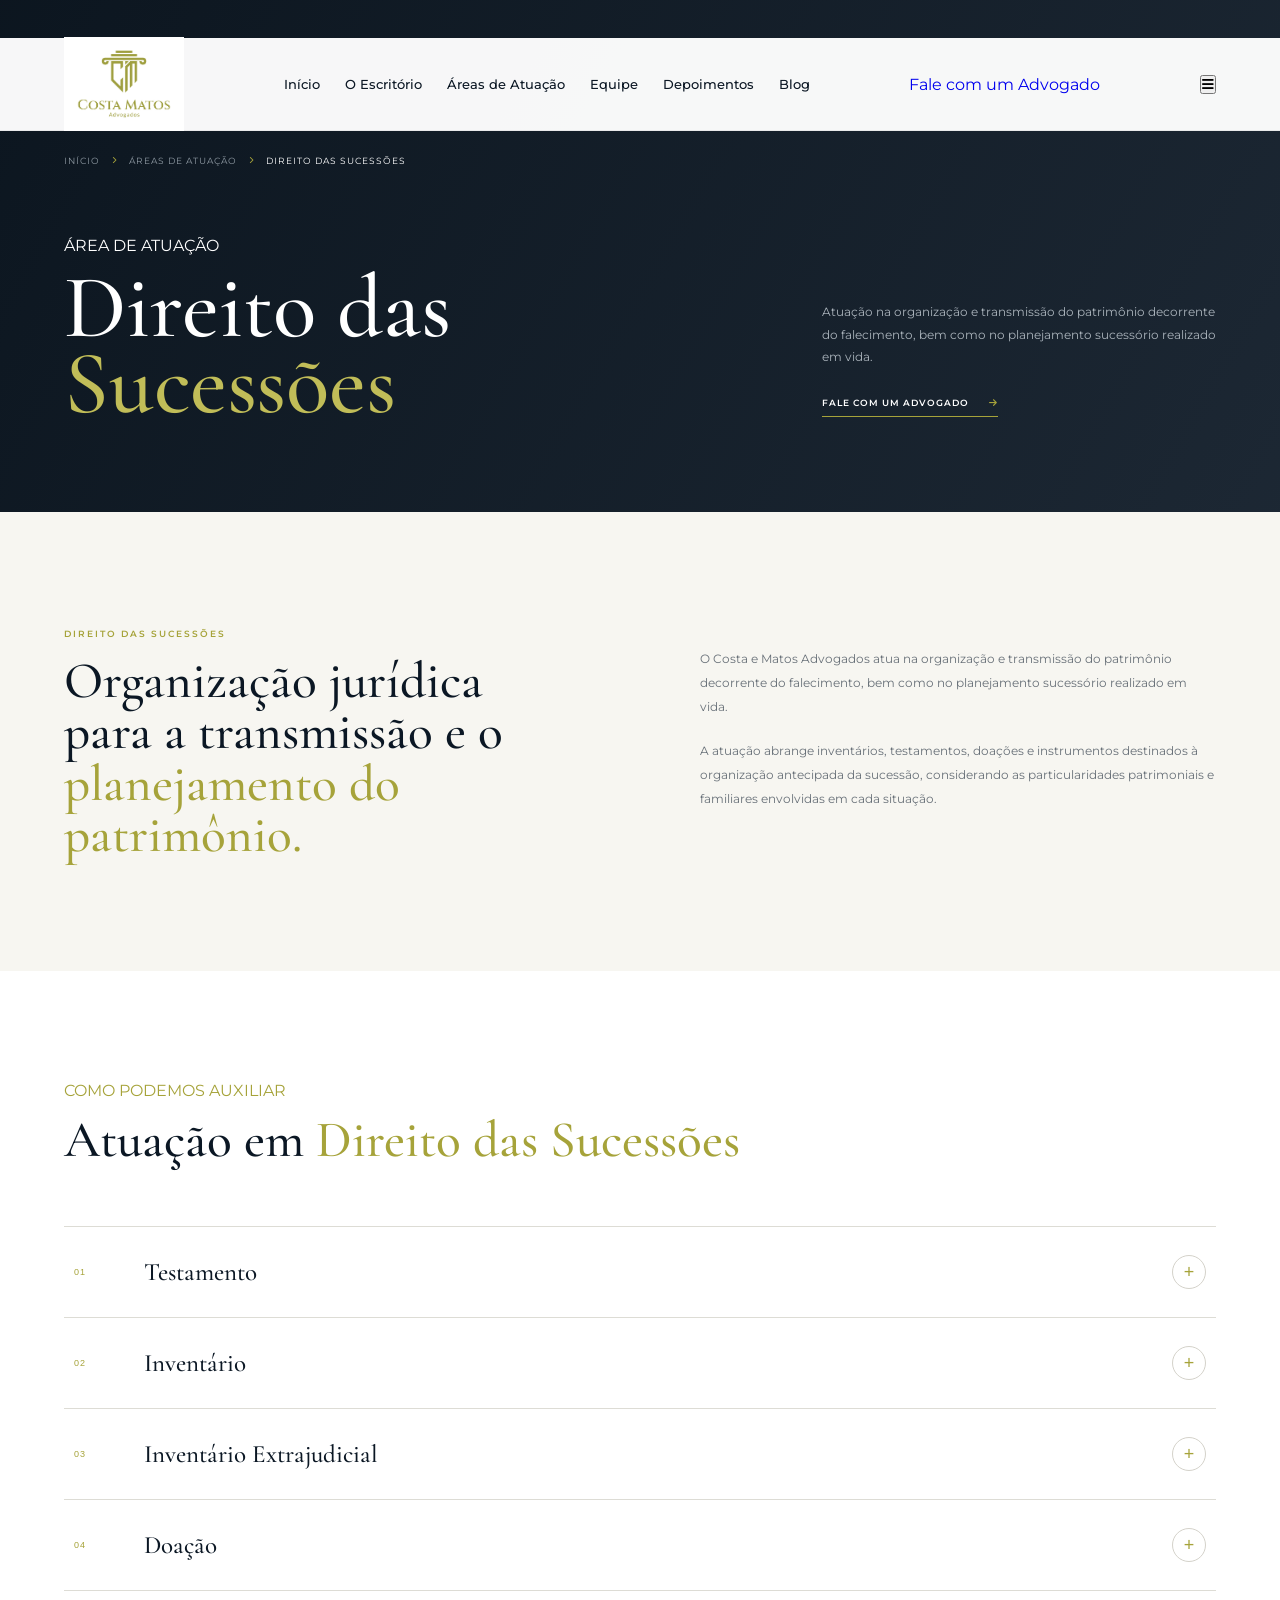
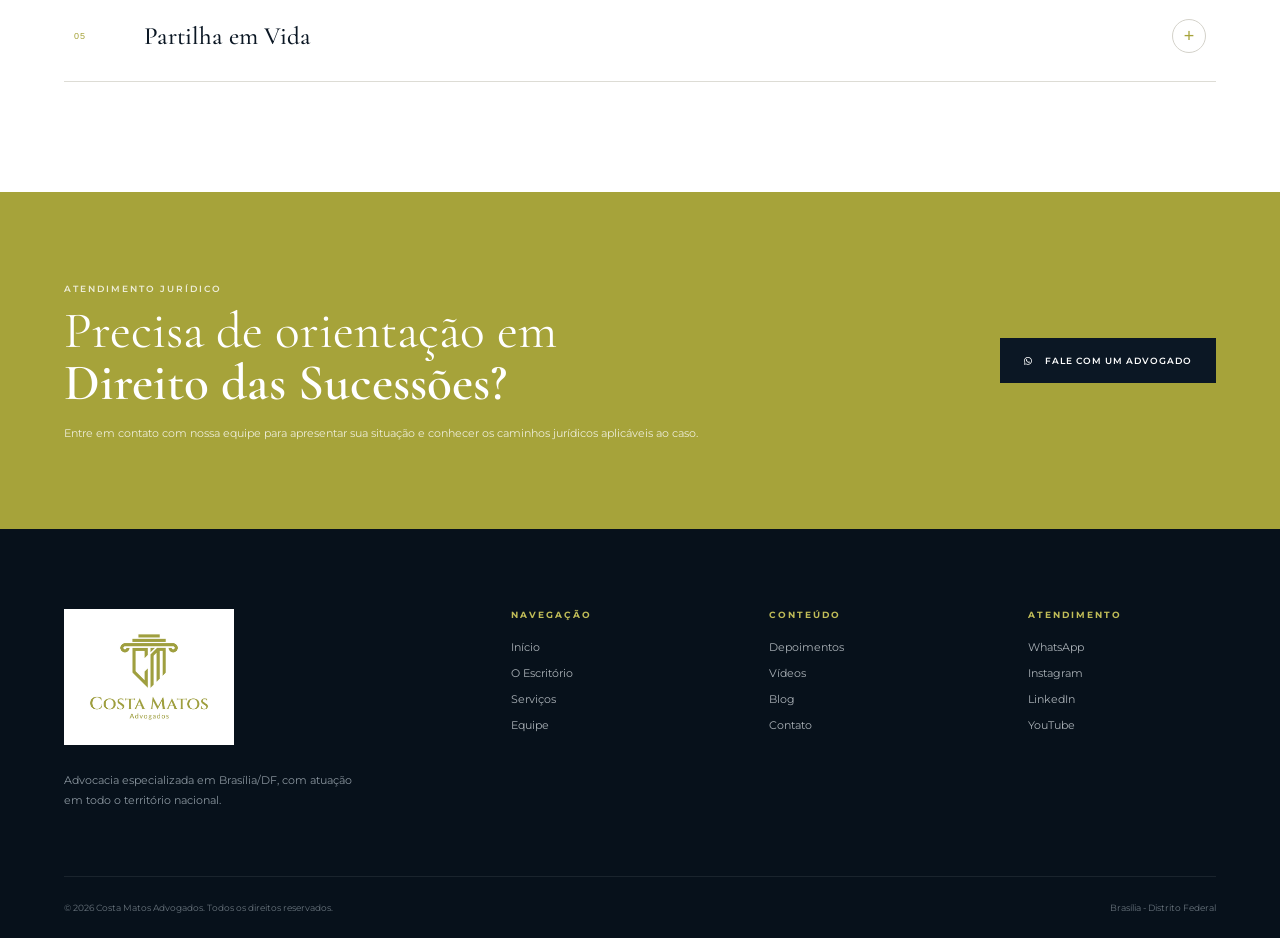
<file: areas/sucessoes.html>
<!DOCTYPE html>
<html lang="pt-BR">

<head>

    <meta charset="UTF-8">

    <meta name="viewport"
          content="width=device-width, initial-scale=1.0">

    <title>
    Direito das Sucessões | Costa e Matos Advogados
</title>

<meta name="description"
      content="Atuação em Direito das Sucessões em Brasília/DF e em todo o Brasil. Inventários, testamentos, doações e planejamento sucessório.">

    <!-- GOOGLE FONTS -->
    <link rel="preconnect"
          href="https://fonts.googleapis.com">

    <link rel="preconnect"
          href="https://fonts.gstatic.com"
          crossorigin>

    <link href="https://fonts.googleapis.com/css2?family=Cormorant+Garamond:wght@400;500;600&family=Montserrat:wght@300;400;500;600&display=swap"
          rel="stylesheet">

    <!-- FONT AWESOME -->
    <link rel="stylesheet"
          href="https://cdnjs.cloudflare.com/ajax/libs/font-awesome/6.5.1/css/all.min.css">

    <!-- CSS PRINCIPAL -->
    <link rel="stylesheet"
          href="../src/css/style.css">

</head>


<body>


<!-- ========================================
     HEADER
======================================== -->

<header class="header">

    <div class="container header-container">

        <a href="../index.html"
           class="logo">

            <img src="../assets/images/logo.jpeg"
                 alt="Costa e Matos Advogados">

        </a>


        <nav class="nav" id="nav">

            <a href="../index.html">
                Início
            </a>

            <a href="../index.html#escritorio">
                O Escritório
            </a>

            <a href="../index.html#servicos">
                Áreas de Atuação
            </a>

            <a href="../index.html#equipe">
                Equipe
            </a>

            <a href="../index.html#depoimentos">
                Depoimentos
            </a>

            <a href="../index.html#blog">
                Blog
            </a>

        </nav>


        <a href="#contato"
           class="header-btn">

            Fale com um Advogado

        </a>


        <button
    class="menu-toggle"
    id="menu-mobile"
    aria-label="Abrir menu"
    type="button"
>

    <i class="fa-solid fa-bars"></i>

</button>

    </div>

</header>



<!-- ========================================
     HERO DA ÁREA
======================================== -->

<section class="area-hero">

    <div class="container">

        <div class="area-breadcrumb">

            <a href="../index.html">
                Início
            </a>

            <i class="fa-solid fa-chevron-right"></i>

            <a href="../index.html#servicos">
                Áreas de Atuação
            </a>

            <i class="fa-solid fa-chevron-right"></i>

            <span>
                Direito das Sucessões
            </span>

        </div>


        <div class="area-hero-content">

            <div>

                <span class="section-tag">
                    ÁREA DE ATUAÇÃO
                </span>

                <h1>
                    Direito das
                    <span>Sucessões</span>
                </h1>

            </div>


            <div class="area-hero-description">

                <p>
                    Atuação na organização e transmissão
                    do patrimônio decorrente do falecimento,
                    bem como no planejamento sucessório
                    realizado em vida.
                </p>

                <a href="#contato"
                   class="area-btn">

                    Fale com um Advogado

                    <i class="fa-solid fa-arrow-right"></i>

                </a>

            </div>

        </div>

    </div>

</section>



<!-- ========================================
     INTRODUÇÃO
======================================== -->

<section class="area-intro">

    <div class="container area-intro-grid">

        <div class="area-intro-title">

            <span>
                DIREITO DAS SUCESSÕES
            </span>

            <h2>
                Organização jurídica para
                a transmissão e o
                <strong>
                    planejamento do patrimônio.
                </strong>
            </h2>

        </div>


        <div class="area-intro-text">

            <p>
                O Costa e Matos Advogados atua na organização
                e transmissão do patrimônio decorrente do
                falecimento, bem como no planejamento
                sucessório realizado em vida.
            </p>

            <p>
                A atuação abrange inventários, testamentos,
                doações e instrumentos destinados à organização
                antecipada da sucessão, considerando as
                particularidades patrimoniais e familiares
                envolvidas em cada situação.
            </p>

        </div>

    </div>

</section>



<!-- ========================================
     SERVIÇOS DA ÁREA
======================================== -->

<section class="area-services">

    <div class="container">

        <div class="area-services-header">

            <span class="section-tag dark-tag">
                COMO PODEMOS AUXILIAR
            </span>

            <h2>
                Atuação em
                <span>Direito das Sucessões</span>
            </h2>

        </div>


        <div class="area-accordion">


            <!-- 01 - TESTAMENTO -->
            <article class="area-item">

                <button
                    class="area-item-header"
                    type="button"
                >

                    <span class="area-item-number">
                        01
                    </span>

                    <h3>
                        Testamento
                    </h3>

                    <span class="area-item-icon">
                        +
                    </span>

                </button>


                <div class="area-item-content">

                    <p>
                        Orientação e elaboração de planejamento
                        testamentário, observando a vontade do
                        testador e os limites estabelecidos pela
                        legislação sucessória, inclusive quanto
                        à legítima dos herdeiros necessários.
                    </p>

                </div>

            </article>



            <!-- 02 - INVENTÁRIO -->
            <article class="area-item">

                <button
                    class="area-item-header"
                    type="button"
                >

                    <span class="area-item-number">
                        02
                    </span>

                    <h3>
                        Inventário
                    </h3>

                    <span class="area-item-icon">
                        +
                    </span>

                </button>


                <div class="area-item-content">

                    <p>
                        Assessoria completa para levantamento
                        de bens, direitos, dívidas e herdeiros,
                        cálculo da partilha e regularização da
                        sucessão. O procedimento poderá ocorrer
                        judicial ou extrajudicialmente quando
                        preenchidos os requisitos legais.
                    </p>

                </div>

            </article>



            <!-- 03 - INVENTÁRIO EXTRAJUDICIAL -->
            <article class="area-item">

                <button
                    class="area-item-header"
                    type="button"
                >

                    <span class="area-item-number">
                        03
                    </span>

                    <h3>
                        Inventário Extrajudicial
                    </h3>

                    <span class="area-item-icon">
                        +
                    </span>

                </button>


                <div class="area-item-content">

                    <p>
                        Condução do inventário perante cartório
                        quando juridicamente admitido, desde o
                        levantamento documental e patrimonial
                        até a elaboração da partilha e
                        formalização da escritura pública.
                    </p>

                </div>

            </article>



            <!-- 04 - DOAÇÃO -->
            <article class="area-item">

                <button
                    class="area-item-header"
                    type="button"
                >

                    <span class="area-item-number">
                        04
                    </span>

                    <h3>
                        Doação
                    </h3>

                    <span class="area-item-icon">
                        +
                    </span>

                </button>


                <div class="area-item-content">

                    <p>
                        Estruturação jurídica da transferência
                        de bens em vida, com análise de cláusulas
                        de proteção, reserva de usufruto,
                        aspectos sucessórios e possíveis
                        impactos tributários.
                    </p>

                </div>

            </article>



            <!-- 05 - PARTILHA EM VIDA -->
            <article class="area-item">

                <button
                    class="area-item-header"
                    type="button"
                >

                    <span class="area-item-number">
                        05
                    </span>

                    <h3>
                        Partilha em Vida
                    </h3>

                    <span class="area-item-icon">
                        +
                    </span>

                </button>


                <div class="area-item-content">

                    <p>
                        Organização antecipada da distribuição
                        patrimonial entre sucessores, respeitando
                        os limites legais e os direitos dos
                        herdeiros necessários. Pode integrar
                        uma estratégia mais ampla de
                        planejamento sucessório.
                    </p>

                </div>

            </article>


        </div>

    </div>

</section>



<!-- ========================================
     CTA
======================================== -->

<section class="area-cta"
         id="contato">

    <div class="container area-cta-content">

        <div>

            <span>
                ATENDIMENTO JURÍDICO
            </span>

            <h2>
                Precisa de orientação em
                <strong>Direito das Sucessões?</strong>
            </h2>

            <p>
                Entre em contato com nossa equipe para
                apresentar sua situação e conhecer os
                caminhos jurídicos aplicáveis ao caso.
            </p>

        </div>


        <a href="#"
           class="area-cta-button">

            <i class="fa-brands fa-whatsapp"></i>

            Fale com um Advogado

        </a>

    </div>

</section>



<!-- ========================================
     FOOTER
======================================== -->

<footer class="footer">

    <div class="container">

        <div class="footer-main">

            <div class="footer-brand">

                <img
                    src="../assets/images/logo.jpeg"
                    alt="Costa Matos Advogados">

                <p>
                    Advocacia especializada em Brasília/DF,
                    com atuação em todo o território nacional.
                </p>

            </div>


            <div class="footer-column">

                <h4>Navegação</h4>

                <a href="#inicio">Início</a>
                <a href="#escritorio">O Escritório</a>
                <a href="#servicos">Serviços</a>
                <a href="#equipe">Equipe</a>

            </div>


            <div class="footer-column">

                <h4>Conteúdo</h4>

                <a href="#depoimentos">Depoimentos</a>
                <a href="#videos">Vídeos</a>
                <a href="#blog">Blog</a>
                <a href="#contato">Contato</a>

            </div>


            <div class="footer-column">

                <h4>Atendimento</h4>

                <a href="#">
                    WhatsApp
                </a>

                <a href="#">
                    Instagram
                </a>

                <a href="#">
                    LinkedIn
                </a>

                <a href="#">
                    YouTube
                </a>

            </div>

        </div>


        <div class="footer-bottom">

            <p>
                © 2026 Costa Matos Advogados.
                Todos os direitos reservados.
            </p>

            <p>
                Brasília - Distrito Federal
            </p>

        </div>

    </div>

</footer>


<script src="../src/js/script.js"></script>

</body>

</html>
</file>
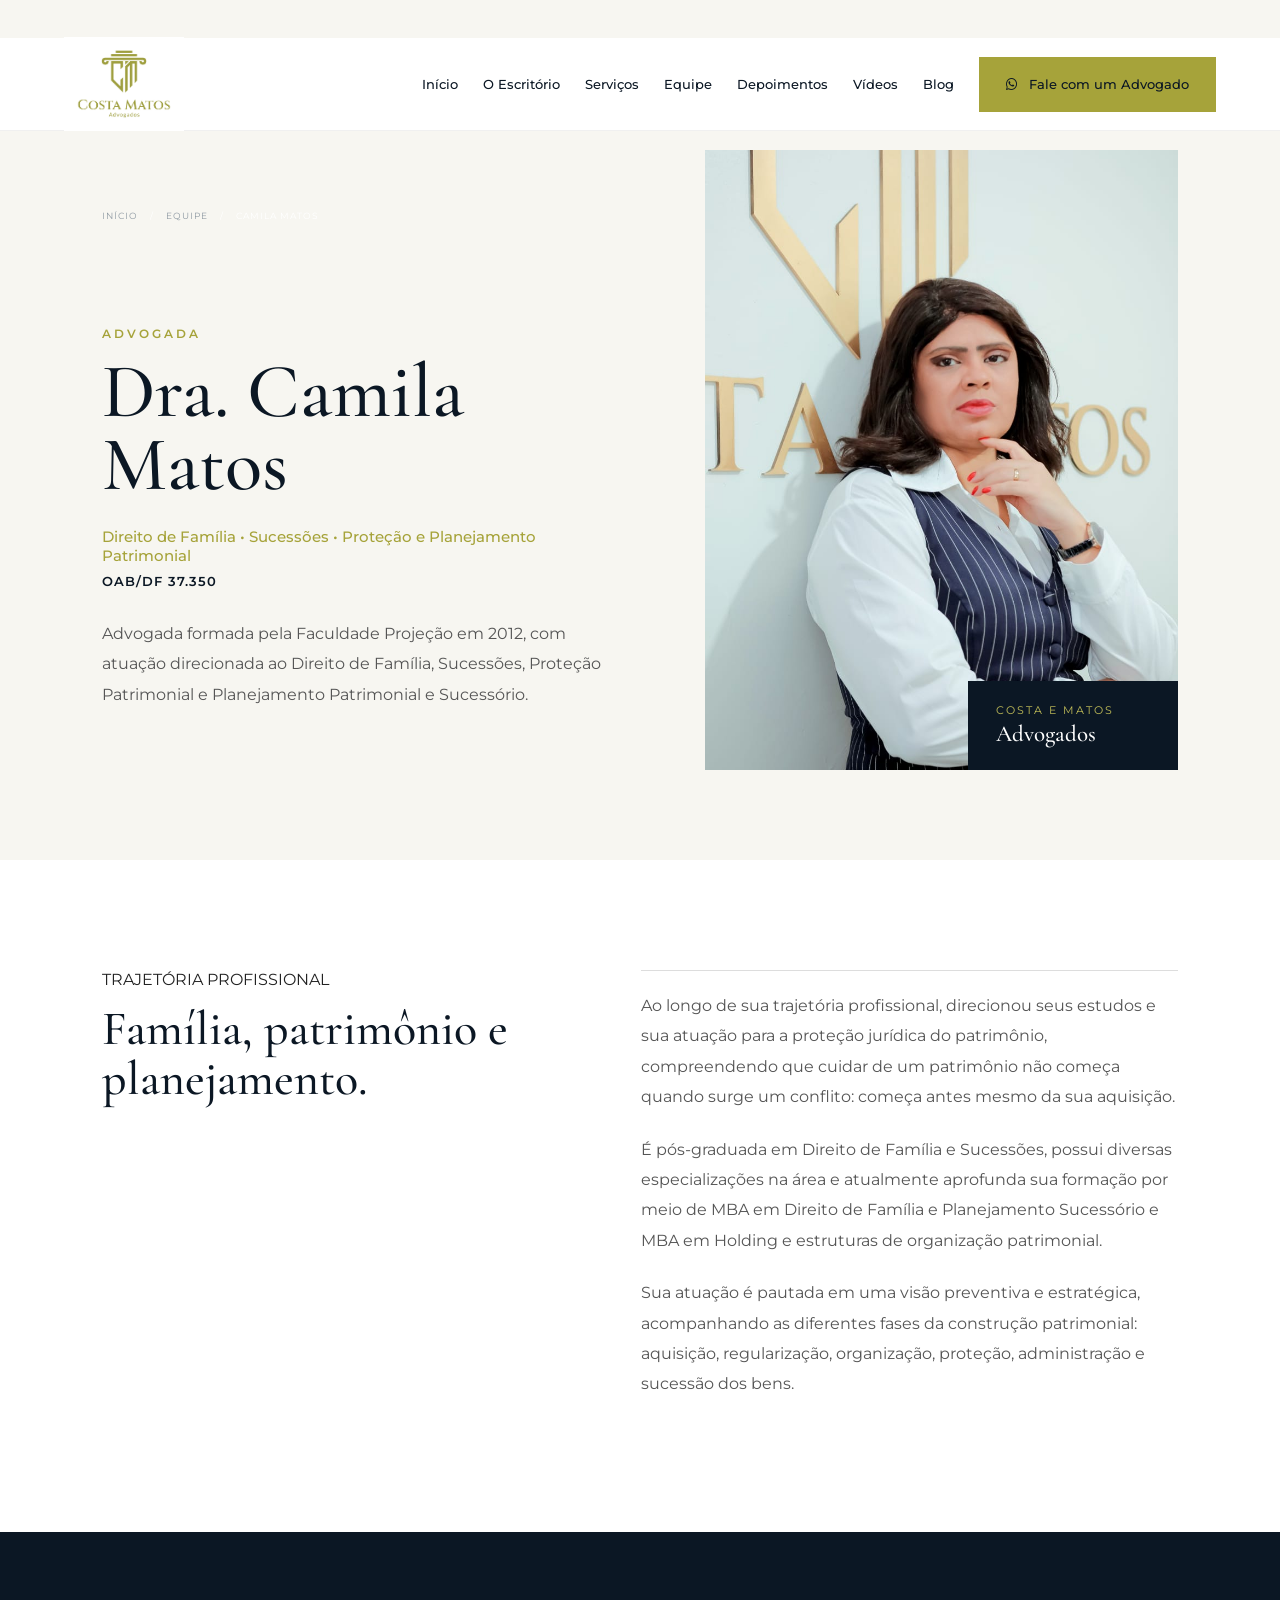
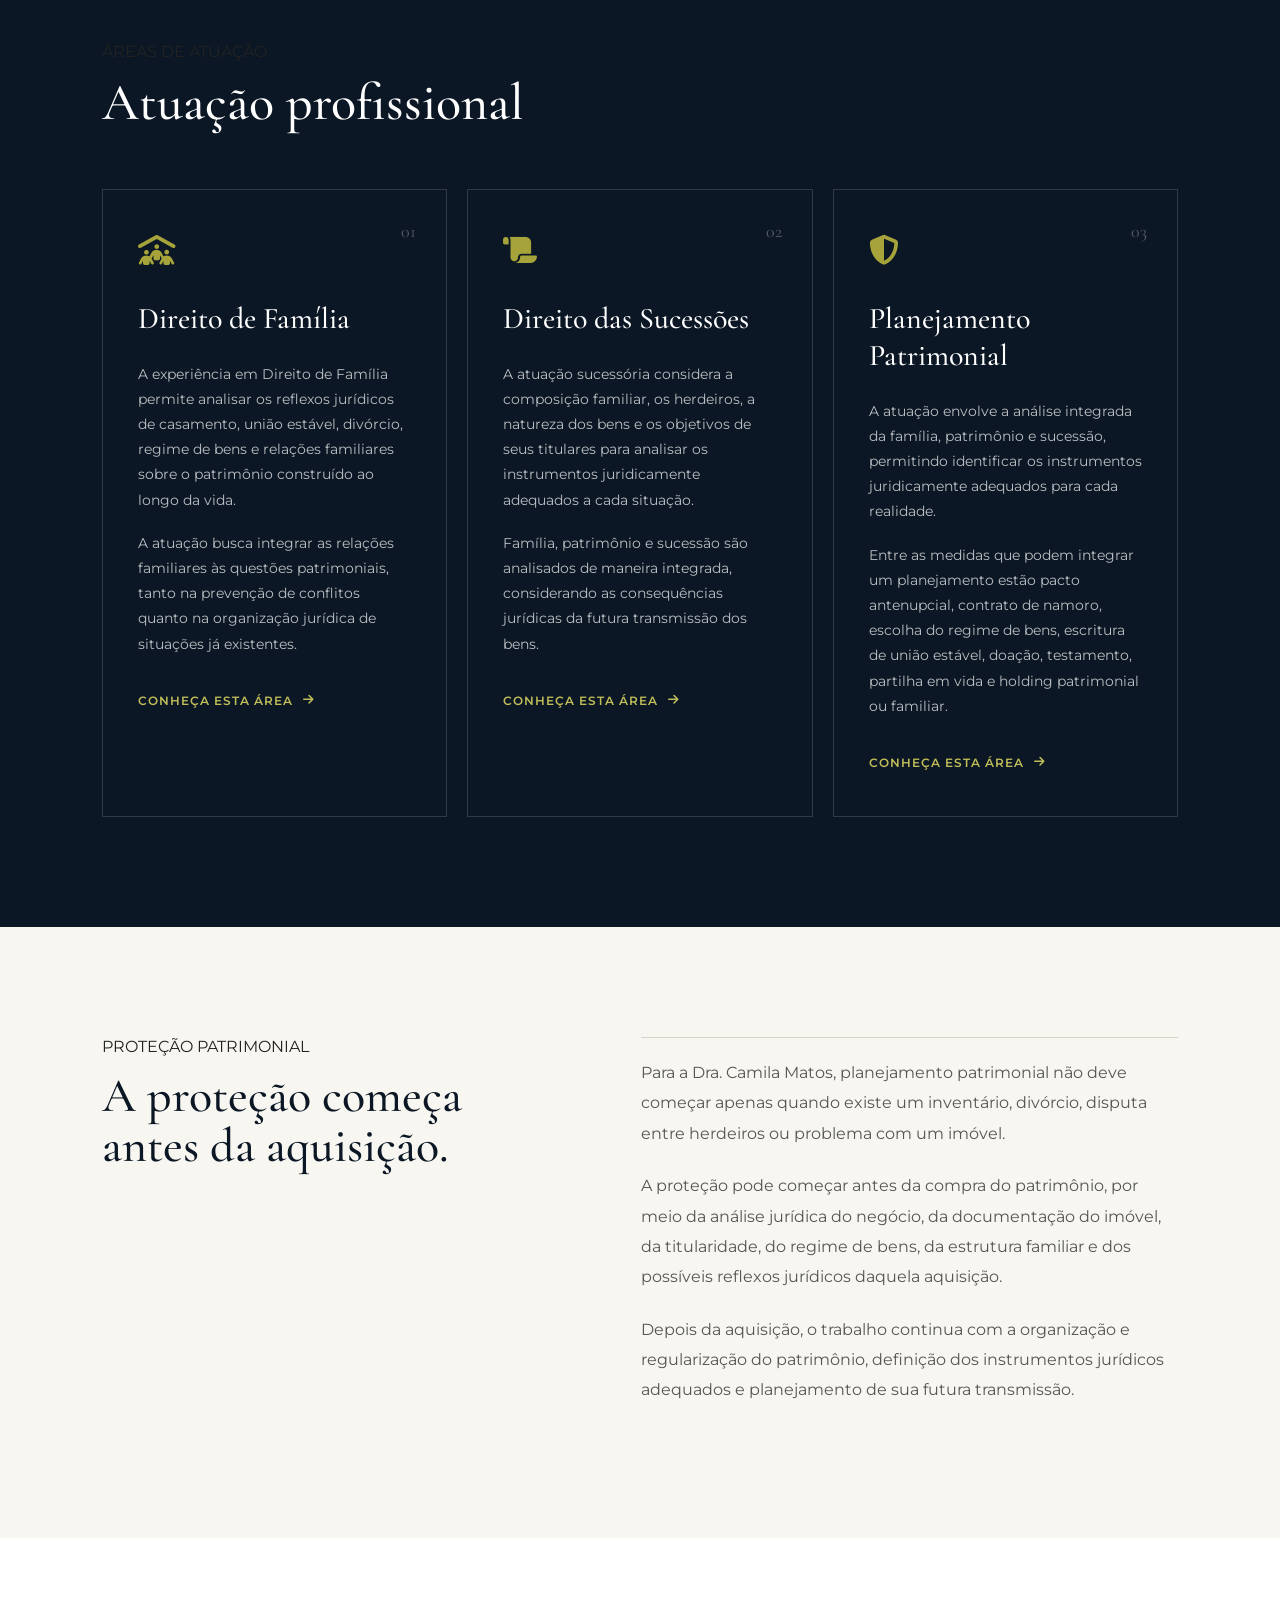
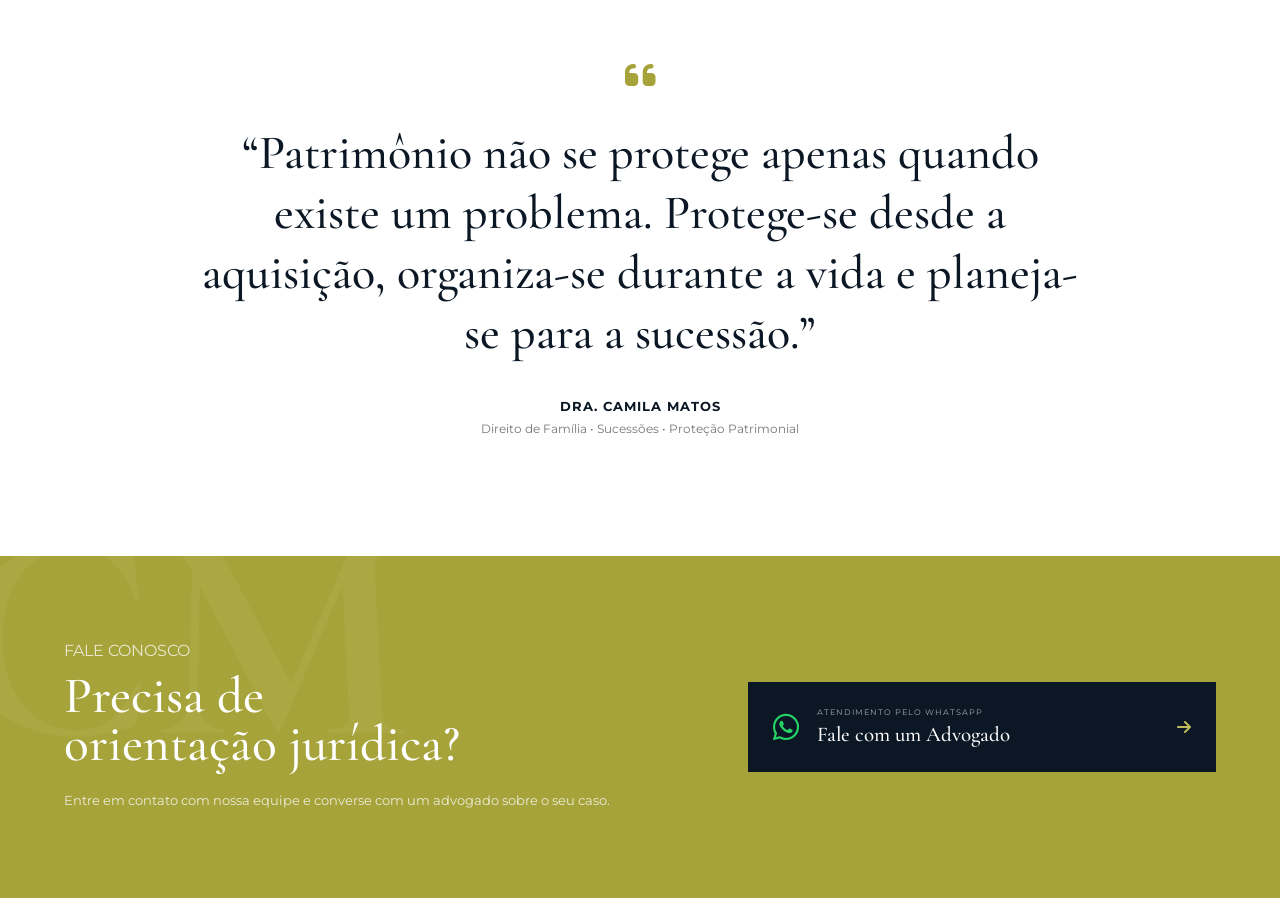
<file: equipe/camila-matos.html>
<!DOCTYPE html>
<html lang="pt-BR">

<head>
    <meta charset="UTF-8">
    <meta name="viewport" content="width=device-width, initial-scale=1.0">

    <title>Dra. Camila Matos | Costa e Matos Advogados</title>

    <meta name="description"
          content="Conheça a trajetória profissional da Dra. Camila Matos, advogada com atuação em Direito de Família, Sucessões e Planejamento Patrimonial.">

    <link rel="preconnect" href="https://fonts.googleapis.com">
    <link rel="preconnect" href="https://fonts.gstatic.com" crossorigin>

    <link href="https://fonts.googleapis.com/css2?family=Cormorant+Garamond:wght@400;500;600;700&family=Montserrat:wght@300;400;500;600&display=swap"
          rel="stylesheet">

    <link rel="stylesheet"
          href="https://cdnjs.cloudflare.com/ajax/libs/font-awesome/6.5.2/css/all.min.css">

    <link rel="stylesheet" href="../src/css/style.css">
</head>


<body>

    <!-- HEADER -->
    <header class="header">

        <div class="container header-container">

            <a href="../index.html#inicio" class="logo">
                <img src="../assets/images/logo.jpeg"
                     alt="Costa Matos Advogados">
            </a>

            <nav class="nav" id="nav">

                <a href="../index.html">Início</a>
                <a href="../index.html#escritorio">O Escritório</a>
                <a href="../index.html#servicos">Serviços</a>
                <a href="../index.html#equipe">Equipe</a>
                <a href="../index.html#depoimentos">Depoimentos</a>
                <a href="../index.html#videos">Vídeos</a>
                <a href="../index.html#blog">Blog</a>

                <a href="https://wa.me/5561994092325?text=Olá%2C%20vim%20pelo%20site%20da%20Costa%20e%20Matos%20Advogados%20e%20gostaria%20de%20mais%20informações."
   class="btn-primary"
   target="_blank"
   rel="noopener noreferrer">

    <i class="fa-brands fa-whatsapp"></i>

    Fale com um Advogado
</a>

            </nav>

            <button class="menu-mobile"
                    id="menu-mobile"
                    aria-label="Abrir menu">

                <i class="fa-solid fa-bars"></i>

            </button>

        </div>

    </header>


    <main>

    <!-- HERO DA ADVOGADA -->
    <section class="lawyer-hero">

        <div class="lawyer-hero-content">

            <div class="lawyer-hero-text">

                <div class="area-breadcrumb">

                    <a href="../index.html">Início</a>

                    <span>/</span>

                    <a href="../index.html#equipe">Equipe</a>

                    <span>/</span>

                    <span>Camila Matos</span>

                </div>

                <span class="lawyer-label">
                    ADVOGADA
                </span>

                <h1>
                    Dra. Camila Matos
                </h1>

                <p class="lawyer-specialties">
                    Direito de Família • Sucessões • Proteção e Planejamento Patrimonial
                </p>

                <p class="lawyer-oab">
                    OAB/DF 37.350
                </p>

                <p class="lawyer-introduction">
                    Advogada formada pela Faculdade Projeção em 2012,
                    com atuação direcionada ao Direito de Família,
                    Sucessões, Proteção Patrimonial e Planejamento
                    Patrimonial e Sucessório.
                </p>

            </div>


            <div class="lawyer-hero-photo">

                <img src="../assets/images/advogada.jpeg"
                     alt="Dra. Camila Matos">

                <div class="lawyer-photo-detail">
                    <span>Costa e Matos</span>
                    <strong>Advogados</strong>
                </div>

            </div>

        </div>

    </section>


    <!-- FORMAÇÃO E TRAJETÓRIA -->
    <section class="lawyer-about">

        <div class="lawyer-about-grid">

            <div class="lawyer-about-title">

                <span class="section-tag">
                    TRAJETÓRIA PROFISSIONAL
                </span>

                <h2>
                    Família, patrimônio
                    e planejamento.
                </h2>

            </div>


            <div class="lawyer-about-text">

                <p>
                    Ao longo de sua trajetória profissional, direcionou
                    seus estudos e sua atuação para a proteção jurídica
                    do patrimônio, compreendendo que cuidar de um
                    patrimônio não começa quando surge um conflito:
                    começa antes mesmo da sua aquisição.
                </p>

                <p>
                    É pós-graduada em Direito de Família e Sucessões,
                    possui diversas especializações na área e atualmente
                    aprofunda sua formação por meio de MBA em Direito
                    de Família e Planejamento Sucessório e MBA em
                    Holding e estruturas de organização patrimonial.
                </p>

                <p>
                    Sua atuação é pautada em uma visão preventiva e
                    estratégica, acompanhando as diferentes fases da
                    construção patrimonial: aquisição, regularização,
                    organização, proteção, administração e sucessão
                    dos bens.
                </p>

            </div>

        </div>

    </section>


    <!-- PRINCIPAIS FRENTES DE ATUAÇÃO -->
    <section class="lawyer-practice">

        <div class="lawyer-practice-header">

            <span class="section-tag">
                ÁREAS DE ATUAÇÃO
            </span>

            <h2>
                Atuação profissional
            </h2>

        </div>


        <div class="lawyer-practice-grid">

            <!-- FAMÍLIA -->
            <article class="lawyer-practice-card">

                <span class="lawyer-practice-number">
                    01
                </span>

                <i class="fa-solid fa-people-roof"></i>

                <h3>
                    Direito de Família
                </h3>

                <p>
                    A experiência em Direito de Família permite analisar
                    os reflexos jurídicos de casamento, união estável,
                    divórcio, regime de bens e relações familiares sobre
                    o patrimônio construído ao longo da vida.
                </p>

                <p>
                    A atuação busca integrar as relações familiares às
                    questões patrimoniais, tanto na prevenção de
                    conflitos quanto na organização jurídica de
                    situações já existentes.
                </p>

                <a href="../areas/direito-familia.html">
                    Conheça esta área
                    <i class="fa-solid fa-arrow-right"></i>
                </a>

            </article>


            <!-- SUCESSÕES -->
            <article class="lawyer-practice-card">

                <span class="lawyer-practice-number">
                    02
                </span>

                <i class="fa-solid fa-scroll"></i>

                <h3>
                    Direito das Sucessões
                </h3>

                <p>
                    A atuação sucessória considera a composição familiar,
                    os herdeiros, a natureza dos bens e os objetivos de
                    seus titulares para analisar os instrumentos
                    juridicamente adequados a cada situação.
                </p>

                <p>
                    Família, patrimônio e sucessão são analisados de
                    maneira integrada, considerando as consequências
                    jurídicas da futura transmissão dos bens.
                </p>

                <a href="../areas/sucessoes.html">
                    Conheça esta área
                    <i class="fa-solid fa-arrow-right"></i>
                </a>

            </article>


            <!-- PLANEJAMENTO PATRIMONIAL -->
            <article class="lawyer-practice-card">

                <span class="lawyer-practice-number">
                    03
                </span>

                <i class="fa-solid fa-shield-halved"></i>

                <h3>
                    Planejamento Patrimonial
                </h3>

                <p>
                    A atuação envolve a análise integrada da família,
                    patrimônio e sucessão, permitindo identificar os
                    instrumentos juridicamente adequados para cada
                    realidade.
                </p>

                <p>
                    Entre as medidas que podem integrar um planejamento
                    estão pacto antenupcial, contrato de namoro, escolha
                    do regime de bens, escritura de união estável,
                    doação, testamento, partilha em vida e holding
                    patrimonial ou familiar.
                </p>

                <a href="../areas/planejamento-patrimonial.html">
                    Conheça esta área
                    <i class="fa-solid fa-arrow-right"></i>
                </a>

            </article>

        </div>

    </section>


    <!-- PROTEÇÃO PATRIMONIAL -->
    <section class="lawyer-integrated">

        <div class="lawyer-integrated-content">

            <div>

                <span class="section-tag">
                    PROTEÇÃO PATRIMONIAL
                </span>

                <h2>
                    A proteção começa antes da aquisição.
                </h2>

            </div>


            <div class="lawyer-integrated-text">

                <p>
                    Para a Dra. Camila Matos, planejamento patrimonial
                    não deve começar apenas quando existe um inventário,
                    divórcio, disputa entre herdeiros ou problema com
                    um imóvel.
                </p>

                <p>
                    A proteção pode começar antes da compra do patrimônio,
                    por meio da análise jurídica do negócio, da
                    documentação do imóvel, da titularidade, do regime
                    de bens, da estrutura familiar e dos possíveis
                    reflexos jurídicos daquela aquisição.
                </p>

                <p>
                    Depois da aquisição, o trabalho continua com a
                    organização e regularização do patrimônio, definição
                    dos instrumentos jurídicos adequados e planejamento
                    de sua futura transmissão.
                </p>

            </div>

        </div>

    </section>


    <!-- FRASE -->
    <section class="lawyer-quote">

        <div class="lawyer-quote-content">

            <i class="fa-solid fa-quote-left"></i>

            <blockquote>
                “Patrimônio não se protege apenas quando existe um problema.
                Protege-se desde a aquisição, organiza-se durante a vida
                e planeja-se para a sucessão.”
            </blockquote>

            <div class="lawyer-quote-author">

                <strong>
                    Dra. Camila Matos
                </strong>

                <span>
                    Direito de Família • Sucessões • Proteção Patrimonial
                </span>

            </div>

        </div>

    </section>


    <!-- CTA -->
     <section class="cta">

    <div class="container cta-container">

        <div class="cta-content">

            <span class="section-tag">
                FALE CONOSCO
            </span>

            <h2>
                Precisa de
                <span>orientação jurídica?</span>
            </h2>

            <p>
                Entre em contato com nossa equipe e converse
                com um advogado sobre o seu caso.
            </p>

        </div>


        <div class="cta-action">

            <a href="https://wa.me/5561994092325?text=Olá%2C%20vim%20pelo%20site%20da%20Costa%20e%20Matos%20Advogados%20e%20gostaria%20de%20mais%20informações."
               class="cta-whatsapp"
               target="_blank"
               rel="noopener noreferrer">

                <i class="fa-brands fa-whatsapp"></i>

                <div>
                    <span>ATENDIMENTO PELO WHATSAPP</span>
                    <strong>Fale com um Advogado</strong>
                </div>

                <i class="fa-solid fa-arrow-right"></i>

            </a>

        </div>

    </div>

</section>

</main>


    <script src="../src/js/script.js"></script>

</body>

</html>
</file>
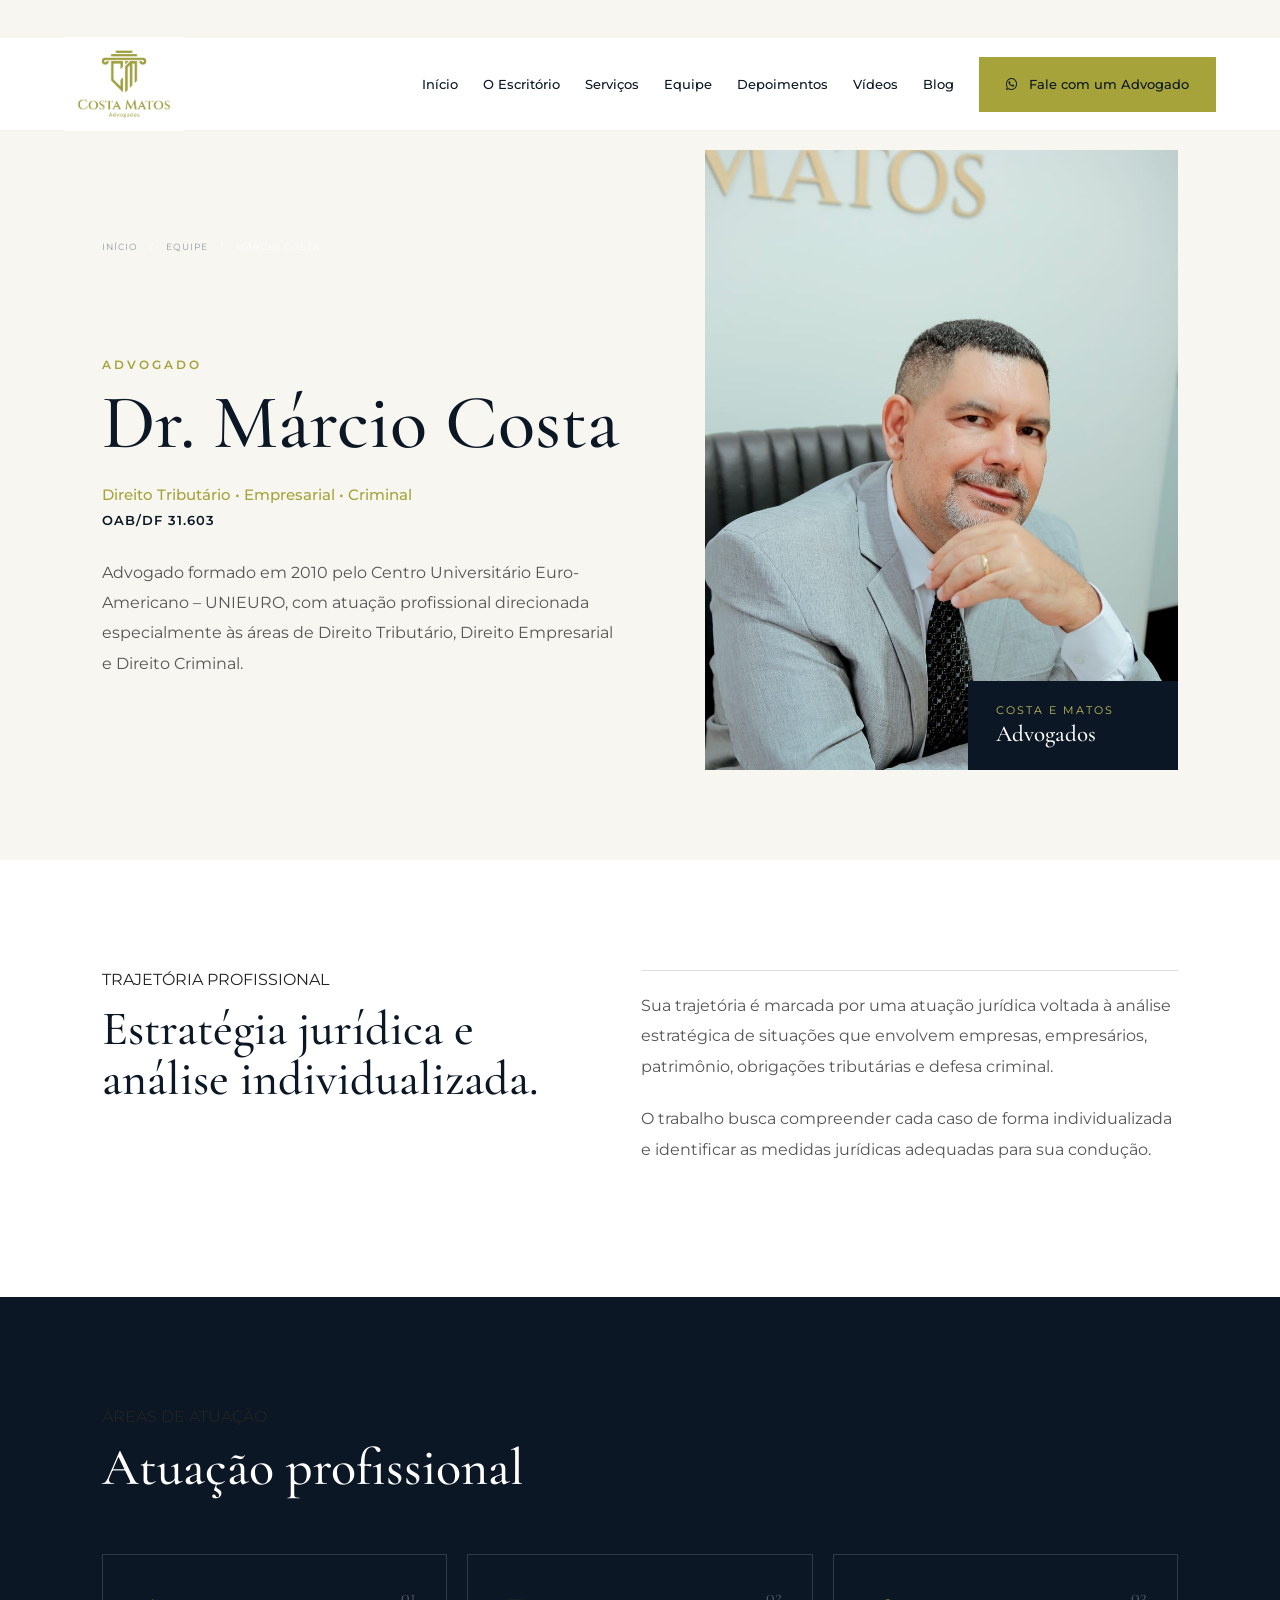
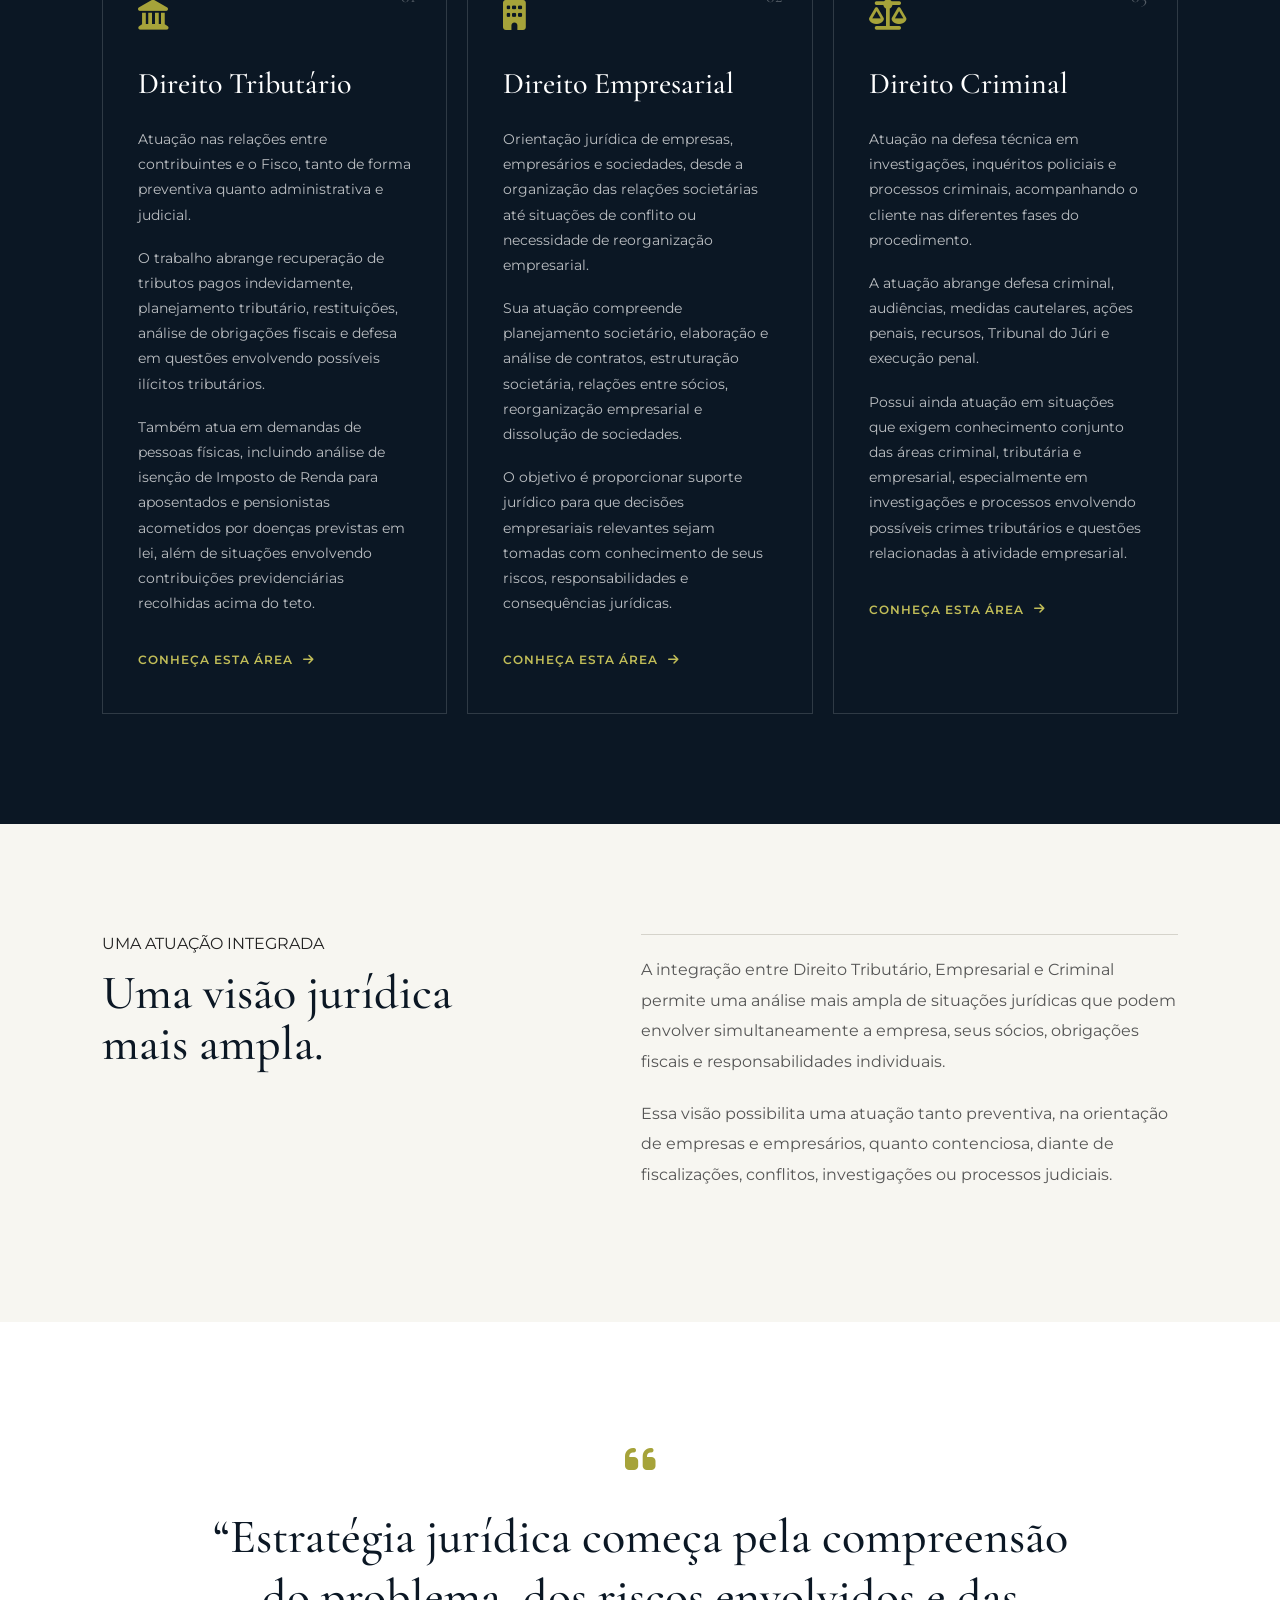
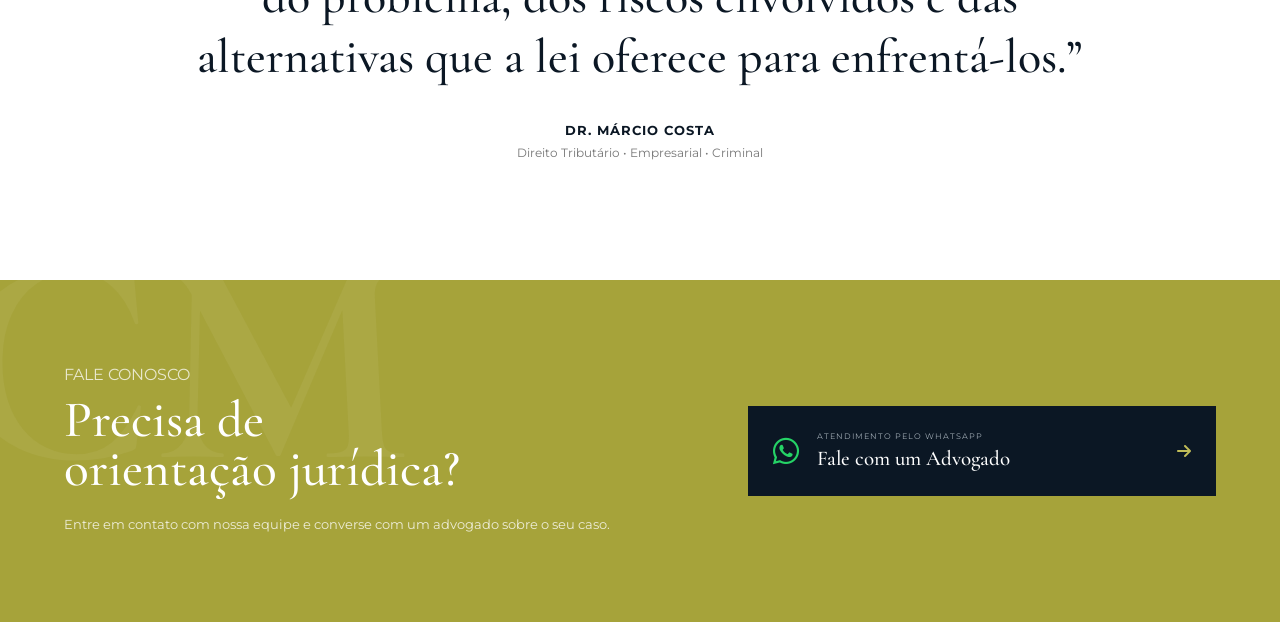
<file: equipe/marcio-costa.html>
<!DOCTYPE html>
<html lang="pt-BR">

<head>
    <meta charset="UTF-8">
    <meta name="viewport" content="width=device-width, initial-scale=1.0">

    <title>Dr. Márcio Costa | Costa e Matos Advogados</title>

    <meta name="description"
          content="Conheça a trajetória profissional do Dr. Márcio Costa, advogado com atuação em Direito Tributário, Empresarial e Criminal.">

    <link rel="preconnect" href="https://fonts.googleapis.com">
    <link rel="preconnect" href="https://fonts.gstatic.com" crossorigin>

    <link href="https://fonts.googleapis.com/css2?family=Cormorant+Garamond:wght@400;500;600;700&family=Montserrat:wght@300;400;500;600&display=swap"
          rel="stylesheet">

    <link rel="stylesheet"
          href="https://cdnjs.cloudflare.com/ajax/libs/font-awesome/6.5.2/css/all.min.css">

    <link rel="stylesheet" href="../src/css/style.css">
</head>


<body>

    <!-- HEADER -->
    <header class="header">

        <div class="container header-container">

            <a href="../index.html#inicio" class="logo">
                <img src="../assets/images/logo.jpeg"
                     alt="Costa Matos Advogados">
            </a>

            <nav class="nav" id="nav">

                <a href="../index.html#inicio">Início</a>
                <a href="../index.html#escritorio">O Escritório</a>
                <a href="../index.html#servicos">Serviços</a>
                <a href="../index.html#equipe">Equipe</a>
                <a href="../index.html#depoimentos">Depoimentos</a>
                <a href="../index.html#videos">Vídeos</a>
                <a href="../index.html#blog">Blog</a>

                <a href="https://wa.me/5561994092325?text=Olá%2C%20vim%20pelo%20site%20da%20Costa%20e%20Matos%20Advogados%20e%20gostaria%20de%20mais%20informações."
   class="btn-primary"
   target="_blank"
   rel="noopener noreferrer">

    <i class="fa-brands fa-whatsapp"></i>

    Fale com um Advogado
</a>

            </nav>

            <button class="menu-mobile"
                    id="menu-mobile"
                    aria-label="Abrir menu">

                <i class="fa-solid fa-bars"></i>

            </button>

        </div>

    </header>


    <main>

        <!-- HERO DO ADVOGADO -->
        <section class="lawyer-hero">

            <div class="lawyer-hero-content">

                <div class="lawyer-hero-text">

                    <div class="area-breadcrumb">

                        <a href="../index.html">Início</a>

                        <span>/</span>

                        <a href="../index.html#equipe">Equipe</a>

                        <span>/</span>

                        <span>Márcio Costa</span>

                    </div>

                    <span class="lawyer-label">
                        ADVOGADO
                    </span>

                    <h1>
                        Dr. Márcio Costa
                    </h1>

                    <p class="lawyer-specialties">
                        Direito Tributário • Empresarial • Criminal
                    </p>

                    <p class="lawyer-oab">
                        OAB/DF 31.603
                    </p>

                    <p class="lawyer-introduction">
                        Advogado formado em 2010 pelo Centro Universitário
                        Euro-Americano – UNIEURO, com atuação profissional
                        direcionada especialmente às áreas de Direito
                        Tributário, Direito Empresarial e Direito Criminal.
                    </p>

                </div>


                <div class="lawyer-hero-photo">

                    <img src="../assets/images/advogado.jpeg"
                         alt="Dr. Márcio Costa">

                    <div class="lawyer-photo-detail">
                        <span>Costa e Matos</span>
                        <strong>Advogados</strong>
                    </div>

                </div>

            </div>

        </section>


        <!-- APRESENTAÇÃO -->
        <section class="lawyer-about">

            <div class="lawyer-about-grid">

                <div class="lawyer-about-title">

                    <span class="section-tag">
                        TRAJETÓRIA PROFISSIONAL
                    </span>

                    <h2>
                        Estratégia jurídica e
                        análise individualizada.
                    </h2>

                </div>


                <div class="lawyer-about-text">

                    <p>
                        Sua trajetória é marcada por uma atuação jurídica
                        voltada à análise estratégica de situações que
                        envolvem empresas, empresários, patrimônio,
                        obrigações tributárias e defesa criminal.
                    </p>

                    <p>
                        O trabalho busca compreender cada caso de forma
                        individualizada e identificar as medidas jurídicas
                        adequadas para sua condução.
                    </p>

                </div>

            </div>

        </section>


        <!-- ÁREAS -->
        <section class="lawyer-practice">

            <div class="lawyer-practice-header">

                <span class="section-tag">
                    ÁREAS DE ATUAÇÃO
                </span>

                <h2>
                    Atuação profissional
                </h2>

            </div>


            <div class="lawyer-practice-grid">

                <!-- TRIBUTÁRIO -->
                <article class="lawyer-practice-card">

                    <span class="lawyer-practice-number">
                        01
                    </span>

                    <i class="fa-solid fa-landmark"></i>

                    <h3>
                        Direito Tributário
                    </h3>

                    <p>
                        Atuação nas relações entre contribuintes e o Fisco,
                        tanto de forma preventiva quanto administrativa e
                        judicial.
                    </p>

                    <p>
                        O trabalho abrange recuperação de tributos pagos
                        indevidamente, planejamento tributário, restituições,
                        análise de obrigações fiscais e defesa em questões
                        envolvendo possíveis ilícitos tributários.
                    </p>

                    <p>
                        Também atua em demandas de pessoas físicas, incluindo
                        análise de isenção de Imposto de Renda para aposentados
                        e pensionistas acometidos por doenças previstas em lei,
                        além de situações envolvendo contribuições
                        previdenciárias recolhidas acima do teto.
                    </p>

                    <a href="../areas/direito-tributario.html">
                        Conheça esta área
                        <i class="fa-solid fa-arrow-right"></i>
                    </a>

                </article>


                <!-- EMPRESARIAL -->
                <article class="lawyer-practice-card">

                    <span class="lawyer-practice-number">
                        02
                    </span>

                    <i class="fa-solid fa-building"></i>

                    <h3>
                        Direito Empresarial
                    </h3>

                    <p>
                        Orientação jurídica de empresas, empresários e
                        sociedades, desde a organização das relações
                        societárias até situações de conflito ou necessidade
                        de reorganização empresarial.
                    </p>

                    <p>
                        Sua atuação compreende planejamento societário,
                        elaboração e análise de contratos, estruturação
                        societária, relações entre sócios, reorganização
                        empresarial e dissolução de sociedades.
                    </p>

                    <p>
                        O objetivo é proporcionar suporte jurídico para que
                        decisões empresariais relevantes sejam tomadas com
                        conhecimento de seus riscos, responsabilidades e
                        consequências jurídicas.
                    </p>

                    <a href="../areas/direito-empresarial.html">
                        Conheça esta área
                        <i class="fa-solid fa-arrow-right"></i>
                    </a>

                </article>


                <!-- CRIMINAL -->
                <article class="lawyer-practice-card">

                    <span class="lawyer-practice-number">
                        03
                    </span>

                    <i class="fa-solid fa-scale-balanced"></i>

                    <h3>
                        Direito Criminal
                    </h3>

                    <p>
                        Atuação na defesa técnica em investigações, inquéritos
                        policiais e processos criminais, acompanhando o
                        cliente nas diferentes fases do procedimento.
                    </p>

                    <p>
                        A atuação abrange defesa criminal, audiências, medidas
                        cautelares, ações penais, recursos, Tribunal do Júri e
                        execução penal.
                    </p>

                    <p>
                        Possui ainda atuação em situações que exigem
                        conhecimento conjunto das áreas criminal, tributária
                        e empresarial, especialmente em investigações e
                        processos envolvendo possíveis crimes tributários e
                        questões relacionadas à atividade empresarial.
                    </p>

                    <a href="../areas/direito-criminal.html">
                        Conheça esta área
                        <i class="fa-solid fa-arrow-right"></i>
                    </a>

                </article>

            </div>

        </section>


        <!-- ATUAÇÃO INTEGRADA -->
        <section class="lawyer-integrated">

            <div class="lawyer-integrated-content">

                <div>

                    <span class="section-tag">
                        UMA ATUAÇÃO INTEGRADA
                    </span>

                    <h2>
                        Uma visão jurídica mais ampla.
                    </h2>

                </div>


                <div class="lawyer-integrated-text">

                    <p>
                        A integração entre Direito Tributário, Empresarial e
                        Criminal permite uma análise mais ampla de situações
                        jurídicas que podem envolver simultaneamente a
                        empresa, seus sócios, obrigações fiscais e
                        responsabilidades individuais.
                    </p>

                    <p>
                        Essa visão possibilita uma atuação tanto preventiva,
                        na orientação de empresas e empresários, quanto
                        contenciosa, diante de fiscalizações, conflitos,
                        investigações ou processos judiciais.
                    </p>

                </div>

            </div>

        </section>


        <!-- FRASE -->
        <section class="lawyer-quote">

            <div class="lawyer-quote-content">

                <i class="fa-solid fa-quote-left"></i>

                <blockquote>
                    “Estratégia jurídica começa pela compreensão do problema,
                    dos riscos envolvidos e das alternativas que a lei oferece
                    para enfrentá-los.”
                </blockquote>

                <div class="lawyer-quote-author">

                    <strong>
                        Dr. Márcio Costa
                    </strong>

                    <span>
                        Direito Tributário • Empresarial • Criminal
                    </span>

                </div>

            </div>

        </section>


        <!-- CTA -->
       <section class="cta">

    <div class="container cta-container">

        <div class="cta-content">

            <span class="section-tag">
                FALE CONOSCO
            </span>

            <h2>
                Precisa de
                <span>orientação jurídica?</span>
            </h2>

            <p>
                Entre em contato com nossa equipe e converse
                com um advogado sobre o seu caso.
            </p>

        </div>


        <div class="cta-action">

            <a href="https://wa.me/5561994092325?text=Olá%2C%20vim%20pelo%20site%20da%20Costa%20e%20Matos%20Advogados%20e%20gostaria%20de%20mais%20informações."
               class="cta-whatsapp"
               target="_blank"
               rel="noopener noreferrer">

                <i class="fa-brands fa-whatsapp"></i>

                <div>
                    <span>ATENDIMENTO PELO WHATSAPP</span>
                    <strong>Fale com um Advogado</strong>
                </div>

                <i class="fa-solid fa-arrow-right"></i>

            </a>

        </div>

    </div>

</section>

    </main>


    <script src="../src/js/script.js"></script>

</body>

</html>
</file>
<file: src/css/style.css>
@import url('https://fonts.googleapis.com/css2?family=Manrope:wght@400;500;600;700&display=swap');

@import url('https://fonts.googleapis.com/css2?family=Cormorant+Garamond:wght@500;600;700&family=Montserrat:wght@300;400;500;600;700&display=swap');

:root {

--navy: #0b1724;
--navy-light: #132536;

--gold: #a6a33a;
--gold-light: #c1bd58;

--white: #ffffff;
--off-white: #f7f6f1;

--text: #222222;
--gray: #6d7278;

}

* {
margin: 0;
padding: 0;
box-sizing: border-box;
}

html {
scroll-behavior: smooth;
}

body {

font-family: 'Montserrat', sans-serif;

color: var(--text);

background: var(--white);

}

img {
max-width: 100%;
}

a {
text-decoration: none;
}

.container {

width: min(1180px, 90%);

margin: auto;

}

.header {

position: fixed;

width: 100%;

top: 0;
left: 0;

background: rgba(255,255,255,.97);

z-index: 1000;

border-bottom: 1px solid rgba(0,0,0,.06);

}

.header-container {

height: 92px;

display: flex;

align-items: center;

justify-content: space-between;

}

.logo img {

width: 120px;

display: block;

}

.nav {

display: flex;

align-items: center;

gap: 25px;

}

.nav > a:not(.btn-header) {

color: var(--navy);

font-size: 13px;

font-weight: 500;

transition: .3s;

}

.nav > a:not(.btn-header):hover {

color: var(--gold);

}

.btn-header {

background: var(--gold);

color: white;

padding: 15px 20px;

font-size: 12px;

font-weight: 600;

text-transform: uppercase;

letter-spacing: .5px;

transition: .3s;

}

.btn-header:hover {

background: var(--navy);

}

.menu-mobile {

display: none;

background: none;

border: none;

font-size: 25px;

color: var(--navy);

cursor: pointer;

}

.hero {

min-height: 100vh;

padding-top: 92px;

background:

radial-gradient(
circle at 15% 40%,
rgba(166,163,58,.09),
transparent 30%
),

var(--off-white);

display: flex;

align-items: center;

overflow: hidden;

}

.hero-container {

display: grid;

grid-template-columns: 1.05fr .95fr;

gap: 80px;

align-items: center;

padding-top: 60px;

padding-bottom: 60px;

}

.hero-tag {

display: inline-block;

color: var(--gold);

font-size: 12px;

letter-spacing: 3px;

font-weight: 600;

margin-bottom: 22px;

}

.hero h1 {

font-family: 'Cormorant Garamond', serif;

color: var(--navy);

font-size: clamp(48px, 5vw, 72px);

line-height: .98;

font-weight: 600;

max-width: 650px;

}

.hero h1 span {

color: var(--gold);

}

.hero-content > p {

max-width: 570px;

margin-top: 28px;

color: var(--gray);

font-size: 17px;

line-height: 1.8;

}

.hero-buttons {

display: flex;

gap: 15px;

margin-top: 35px;

}

.btn-primary,
.btn-secondary {

min-height: 55px;

padding: 0 27px;

display: inline-flex;

align-items: center;

justify-content: center;

gap: 12px;

font-size: 13px;

font-weight: 600;

transition: .3s;

}

.btn-primary {

background: var(--gold);

color: white;

}

.btn-primary:hover {

background: var(--navy);

transform: translateY(-2px);

}

.btn-secondary {

border: 1px solid var(--navy);

color: var(--navy);

}

.btn-secondary:hover {

background: var(--navy);

color: white;

}

.hero-info {

display: flex;

align-items: center;

gap: 28px;

margin-top: 45px;

}

.hero-info div:not(.divider) {

display: flex;

flex-direction: column;

}

.hero-info strong {

color: var(--navy);

font-family: 'Cormorant Garamond', serif;

font-size: 27px;

}

.hero-info span {

font-size: 11px;

color: var(--gray);

margin-top: 2px;

}

.divider {

height: 42px;

width: 1px;

background: #ccc;

}

.hero-image {

position: relative;

height: 620px;

}

.hero-image > img {

position: relative;

width: 100%;

height: 100%;

object-fit: cover;

object-position: center;

z-index: 2;

}

.image-decoration {

position: absolute;

width: 90%;

height: 90%;

right: -25px;

top: -25px;

border: 1px solid var(--gold);

z-index: 1;

}

.experience-card {

position: absolute;

bottom: 0px;

z-index: 3;

background: var(--navy);

color: white;

padding: 20px 25px;

display: flex;

align-items: center;

gap: 15px;

box-shadow: 0 15px 35px rgba(0,0,0,.15);

}

.experience-card i {

color: var(--gold);

font-size: 25px;

}

.experience-card div {

display: flex;

flex-direction: column;

}

.experience-card strong {

font-family: 'Cormorant Garamond', serif;

font-size: 18px;

}

.experience-card span {

margin-top: 3px;

color: #bfc5cb;

font-size: 10px;

}

.whatsapp {

position: fixed;

right: 25px;

bottom: 25px;

width: 58px;

height: 58px;

border-radius: 50%;

background: #25D366;

color: white;

display: flex;

align-items: center;

justify-content: center;

font-size: 30px;

z-index: 999;

box-shadow: 0 8px 25px rgba(0,0,0,.2);

transition: .3s;

}

.whatsapp:hover {

transform: translateY(-4px) scale(1.05);

}

@media (max-width: 1000px) {

.nav {

position: absolute;

top: 92px;

left: 0;

width: 100%;

background: white;

flex-direction: column;

align-items: flex-start;

padding: 30px 5%;

box-shadow: 0 15px 30px rgba(0,0,0,.08);

display: none;

}

.nav.active {

display: flex;

}

.menu-mobile {

display: block;

}

.hero-container {

grid-template-columns: 1fr;

gap: 60px;

}

.hero-content {

padding-top: 40px;

}

.hero-image {

height: 650px;

max-width: 600px;

}

}

@media (max-width: 600px) {

.header-container {

height: 75px;

}

.logo img {

width: 120px;

}

.nav {

top: 75px;

}

.hero {

padding-top: 75px;

}

.hero-container {

width: 88%;

padding-top: 45px;

}

.hero h1 {

font-size: 45px;

}

.hero-content > p {

font-size: 15px;

}

.hero-buttons {

flex-direction: column;

}

.btn-primary,
.btn-secondary {

width: 100%;

}

.hero-image {

height: 500px;

}

.image-decoration {

right: -12px;

top: -12px;

}

}

.about {
position: relative;
padding: 130px 0 0;
background: var(--navy);
overflow: hidden;
}

.about-top {
display: grid;
grid-template-columns: .85fr 1.15fr;
gap: 100px;
align-items: center;
}

.about-image {
position: relative;
min-height: 650px;
}

.about-image::before {
content: "";
position: absolute;
top: -18px;
left: -18px;
width: 75%;
height: 75%;
border: 1px solid rgba(166, 163, 58, .55);
z-index: 0;
}

.about-image img {
position: relative;
z-index: 1;

width: 100%;
height: 650px;

object-fit: cover;
object-position: top center;
}

.about-detail {
position: absolute;
z-index: 2;

right: -35px;
bottom: 40px;

width: 180px;
min-height: 150px;

padding: 25px;

display: flex;
flex-direction: column;
justify-content: center;

background: var(--gold);
color: white;
}

.about-detail span {
font-family: 'Cormorant Garamond', serif;
font-size: 60px;
line-height: .8;
font-weight: 600;
}

.about-detail p {
margin-top: 13px;

font-size: 9px;
line-height: 1.5;

letter-spacing: 1px;
text-transform: uppercase;
}

.about-content {
position: relative;
z-index: 2;
}

.about-content h2 {
max-width: 720px;

margin-top: 15px;

font-family: 'Cormorant Garamond', serif;
font-size: clamp(45px, 4.2vw, 65px);

line-height: .98;
font-weight: 500;

color: white;
}

.about-content h2 span {
display: block;
color: var(--gold-light);
}

.about-content .gold-line {
width: 65px;
height: 2px;

margin: 30px 0;

background: var(--gold);
}

.about-content p {
max-width: 700px;

margin-bottom: 17px;

color: #aeb7bf;

font-size: 12px;
line-height: 1.9;
}

.about-content .about-lead {
color: #dce1e5;
font-size: 14px;
}

.about-content strong {
color: white;
font-weight: 500;
}

.about-areas {
margin-top: 90px;

padding: 40px 0;

display: grid;
grid-template-columns: .35fr 1.65fr;

gap: 70px;

border-top: 1px solid rgba(255,255,255,.1);
border-bottom: 1px solid rgba(255,255,255,.1);
}

.about-small-title {
color: var(--gold-light);

font-size: 9px;
font-weight: 600;

letter-spacing: 2px;
}

.about-areas p {
max-width: 900px;

color: #aeb7bf;

font-size: 13px;
line-height: 1.9;
}

.about-areas strong {
color: white;
font-weight: 500;
}

.about-method {
padding: 100px 0;
}

.about-method-header {
display: grid;

grid-template-columns: .55fr 1.45fr;

gap: 70px;

align-items: start;

margin-bottom: 55px;
}

.about-method-header h3 {
max-width: 700px;

font-family: 'Cormorant Garamond', serif;

font-size: clamp(38px, 3.5vw, 55px);

line-height: 1;

font-weight: 500;

color: white;
}

.about-method-header h3 span {
color: var(--gold-light);
}

.about-values {
display: grid;
grid-template-columns: repeat(5, 1fr);

border-top: 1px solid rgba(255,255,255,.12);
}

.about-value {
min-height: 245px;

padding: 30px 25px;

border-right: 1px solid rgba(255,255,255,.12);
}

.about-value:first-child {
border-left: 1px solid rgba(255,255,255,.12);
}

.about-value > span {
color: var(--gold);

font-size: 9px;

letter-spacing: 1px;
}

.about-value h4 {
margin-top: 35px;

font-family: 'Cormorant Garamond', serif;

color: white;

font-size: 24px;
font-weight: 500;
}

.about-value p {
margin-top: 13px;

color: #929da6;

font-size: 10px;
line-height: 1.8;
}

.about-closing {
margin-left: calc(50% - 50vw);
margin-right: calc(50% - 50vw);

padding: 80px max(
calc((100vw - 1200px) / 2),
5%
);

display: grid;
grid-template-columns: 1fr 1fr;

gap: 100px;

background: #07111b;
}

.about-closing-title > span {
color: var(--gold);

font-size: 9px;
font-weight: 600;

letter-spacing: 2px;
}

.about-closing-title h3 {
max-width: 570px;

margin-top: 15px;

font-family: 'Cormorant Garamond', serif;

font-size: clamp(34px, 3vw, 48px);

line-height: 1.05;

font-weight: 400;

color: white;
}

.about-closing-title h3 strong {
color: var(--gold-light);
font-weight: 500;
}

.about-closing-text {
padding-top: 20px;
}

.about-closing-text p {
margin-bottom: 18px;

color: #98a3ac;

font-size: 11px;
line-height: 1.9;
}

@media (max-width: 1100px) {

.about-top {
gap: 60px;
}

.about-values {
grid-template-columns: repeat(3, 1fr);
}

.about-value {
border-bottom: 1px solid rgba(255,255,255,.12);
}

}

@media (max-width: 850px) {

.about {
padding-top: 90px;
}

.about-top {
grid-template-columns: 1fr;
}

.about-image {
min-height: auto;
max-width: 600px;
}

.about-image img {
height: 600px;
}

.about-detail {
right: 20px;
}

.about-areas {
grid-template-columns: 1fr;
gap: 15px;
}

.about-method-header {
grid-template-columns: 1fr;
gap: 20px;
}

.about-closing {
grid-template-columns: 1fr;
gap: 35px;
}

}

@media (max-width: 650px) {

.about {
padding-top: 75px;
}

.about-image img {
height: 500px;
}

.about-detail {
width: 145px;
min-height: 125px;

right: 15px;
bottom: 20px;
}

.about-detail span {
font-size: 48px;
}

.about-content h2 {
font-size: 43px;
}

.about-areas {
margin-top: 60px;
}

.about-method {
padding: 75px 0;
}

.about-values {
grid-template-columns: 1fr;
}

.about-value {
min-height: auto;
padding: 28px 10px;
border-right: 0;
border-left: 0 !important;
}

.about-value h4 {
margin-top: 15px;
}

.about-closing {
padding-top: 60px;
padding-bottom: 60px;
}

}

.services {
padding: 120px 0;
background: var(--off-white);
}

.services-header {

display: grid;

grid-template-columns: 1.2fr .8fr;

gap: 100px;

align-items: end;

margin-bottom: 65px;
}

.dark-tag {
color: var(--gold);
}

.services-header h2 {

margin-top: 15px;

max-width: 650px;

font-family: 'Cormorant Garamond', serif;

font-size: clamp(45px, 4vw, 65px);

line-height: 1;

font-weight: 500;

color: var(--navy);
}

.services-header h2 span {
color: var(--gold);
}

.services-header > p {

color: var(--gray);

font-size: 14px;

line-height: 1.9;

max-width: 500px;
}

.services-grid {

display: grid;

grid-template-columns: repeat(3, 1fr);

border-top: 1px solid #d9d7cf;

border-left: 1px solid #d9d7cf;
}

.service-card {

position: relative;

min-height: 390px;

padding: 45px 40px;

background: var(--white);

border-right: 1px solid #d9d7cf;
border-bottom: 1px solid #d9d7cf;

overflow: hidden;

transition:
transform .35s ease,
background .35s ease;
}

.service-number {
position: absolute;

top: 25px;
right: 25px;

color: #d5d3cb;

font-family: 'Cormorant Garamond', serif;

font-size: 18px;

transition: .3s;
}

.service-card:hover .service-number {
color: var(--gold);
}

.service-number {

position: absolute;

top: 25px;
right: 30px;

font-family: 'Cormorant Garamond', serif;

color: #d5d3ca;

font-size: 18px;
}

.service-icon {

width: 55px;
height: 55px;

display: flex;

align-items: center;
justify-content: center;

border: 1px solid var(--gold);

color: var(--gold);

font-size: 20px;

margin-bottom: 35px;

transition: .3s;
}

.service-card h3 {

font-family: 'Cormorant Garamond', serif;

color: var(--navy);

font-size: 30px;

font-weight: 600;

margin-bottom: 18px;
}

.service-card p {

color: var(--gray);

font-size: 13px;

line-height: 1.8;

margin-bottom: 30px;
}

.service-card > a:not(.service-whatsapp) {

position: absolute;

left: 40px;
bottom: 38px;

display: inline-flex;

align-items: center;

gap: 12px;

color: var(--navy);

font-size: 11px;

font-weight: 600;

text-transform: uppercase;

letter-spacing: 1px;
}

.service-card > a i {
color: var(--gold);
}

.service-card:not(.service-contact):hover {

background: var(--navy);

transform: translateY(-5px);

z-index: 2;
}

.service-card:not(.service-contact):hover h3,
.service-card:not(.service-contact):hover > a {

color: white;
}

.service-card:not(.service-contact):hover p {

color: #bfc5cb;
}

.service-card:not(.service-contact):hover .service-icon {

background: var(--gold);

color: white;
}

.service-contact {

background: var(--gold);

display: flex;

flex-direction: column;

justify-content: center;
}

.contact-small {

color: rgba(255,255,255,.8);

font-size: 10px;

letter-spacing: 2px;

margin-bottom: 20px;
}

.service-contact h3 {

color: white;

font-size: 35px;

line-height: 1.1;
}

.service-contact p {

color: rgba(255,255,255,.8);
}

.service-whatsapp {

display: inline-flex;

align-items: center;

justify-content: center;

gap: 10px;

width: fit-content;

padding: 15px 20px;

background: var(--navy);

color: white;

font-size: 11px;

font-weight: 600;

text-transform: uppercase;

letter-spacing: .5px;

transition: .3s;
}

.service-whatsapp i {

color: white !important;

font-size: 17px;
}

.service-whatsapp:hover {
background: white;
color: var(--navy);
}

.service-whatsapp:hover i {
color: var(--navy) !important;
}

@media (max-width: 1000px) {

.services-grid {
grid-template-columns: repeat(2, 1fr);
}

.services-header {
grid-template-columns: 1fr;
gap: 25px;
}

}

@media (max-width: 650px) {

.services {
padding: 80px 0;
}

.services-grid {
grid-template-columns: 1fr;
}

.service-card {
min-height: 350px;
}

}

.team {
padding: 120px 0;
background: var(--white);
}

.team-header {

display: grid;

grid-template-columns: 1.2fr .8fr;

gap: 100px;

align-items: end;

margin-bottom: 65px;
}

.team-header h2 {

max-width: 700px;

margin-top: 15px;

font-family: 'Cormorant Garamond', serif;

font-size: clamp(45px, 4vw, 65px);

line-height: 1;

font-weight: 500;

color: var(--navy);
}

.team-header h2 span {
color: var(--gold);
}

.team-header > p {

max-width: 500px;

color: var(--gray);

font-size: 14px;

line-height: 1.9;
}

.team-grid {

display: grid;

grid-template-columns: repeat(2, 1fr);

gap: 35px;
}

.team-member {
position: relative;
}

.team-photo {

position: relative;

height: 650px;

overflow: hidden;

background: var(--off-white);
}

.team-photo::after {

content: "";

position: absolute;

inset: 0;

background:
linear-gradient(
to top,
rgba(11, 23, 36, .45),
transparent 40%
);

opacity: 0;

transition: .4s;

z-index: 1;
}

.team-photo img {

width: 100%;
height: 100%;

object-fit: cover;

object-position: center;

transition: transform .6s ease;
}

.team-overlay {

position: absolute;

left: 30px;
bottom: 25px;

z-index: 2;

opacity: 0;

transform: translateY(10px);

transition: .4s;
}

.team-overlay span {

color: white;

font-size: 10px;

letter-spacing: 2px;

text-transform: uppercase;
}

.team-member:hover .team-photo img {
transform: scale(1.035);
}

.team-member:hover .team-photo::after {
opacity: 1;
}

.team-member:hover .team-overlay {

opacity: 1;

transform: translateY(0);
}

.team-info {

display: flex;

justify-content: space-between;

align-items: center;

padding: 28px 0;

border-bottom: 1px solid #dddcd5;
}

.team-role {

display: block;

color: var(--gold);

font-size: 9px;

font-weight: 600;

letter-spacing: 2px;

margin-bottom: 7px;
}

.team-info h3 {

font-family: 'Cormorant Garamond', serif;

color: var(--navy);

font-size: 30px;

font-weight: 600;

line-height: 1.1;
}

.team-info p {

color: var(--gray);

font-size: 11px;

margin-top: 7px;
}

.team-contact {

flex-shrink: 0;

width: 48px;
height: 48px;

display: flex;

align-items: center;
justify-content: center;

border: 1px solid var(--gold);

color: var(--gold);

transition: .3s;
}

.team-contact:hover {

background: var(--gold);

color: white;

transform: translateX(4px);
}

@media (max-width: 900px) {

.team-header {

grid-template-columns: 1fr;

gap: 25px;
}

.team-photo {
height: 550px;
}

}

@media (max-width: 650px) {

.team {
padding: 80px 0;
}

.team-grid {

grid-template-columns: 1fr;

gap: 55px;
}

.team-photo {
height: 520px;
}

.team-info h3 {
font-size: 27px;
}

}

.testimonials {

position: relative;

padding: 120px 0 105px;

background:
radial-gradient(
circle at 85% 20%,
rgba(166,163,58,.08),
transparent 25%
),
var(--navy);

overflow: hidden;
}

.testimonials::after {

content: "“";

position: absolute;

right: 5%;
top: 15px;

font-family: Georgia, serif;

font-size: 330px;

line-height: 1;

color: rgba(255,255,255,.025);

pointer-events: none;
}

.testimonials-header {

display: grid;

grid-template-columns: 1.2fr .8fr;

gap: 100px;

align-items: end;

margin-bottom: 65px;
}

.testimonials-header h2 {

max-width: 650px;

margin-top: 15px;

font-family: 'Cormorant Garamond', serif;

font-size: clamp(48px, 5vw, 70px);

line-height: .95;

font-weight: 500;

color: white;
}

.testimonials-header h2 span {

display: block;

color: var(--gold-light);
}

.testimonials-header > p {

max-width: 480px;

color: #bec5cc;

font-size: 14px;

line-height: 1.9;
}

.reviews-wrapper {

position: relative;
}

.reviews-viewport {

overflow: hidden;
}

.reviews-track {

display: flex;

gap: 20px;

transition: transform .55s cubic-bezier(.22,.61,.36,1);
}

.review-card {

flex: 0 0 calc((100% - 40px) / 3);

min-height: 340px;

padding: 30px;

background: #fff;

border-top: 3px solid var(--gold);

display: flex;

flex-direction: column;

transition:
transform .3s,
box-shadow .3s;
}

.review-card:hover {

transform: translateY(-5px);

box-shadow: 0 20px 40px rgba(0,0,0,.18);
}

.review-user {

display: flex;

align-items: center;

position: relative;
}

.review-avatar {

width: 48px;
height: 48px;

flex-shrink: 0;

border-radius: 50%;

display: flex;

align-items: center;
justify-content: center;

background: var(--navy);

color: white;

font-family: 'Cormorant Garamond', serif;

font-size: 21px;
}

.review-person {

display: flex;

flex-direction: column;

margin-left: 13px;
}

.review-person strong {

color: var(--navy);

font-size: 13px;
}

.review-person span {

color: var(--gray);

font-size: 10px;

margin-top: 4px;
}

.google-g {

margin-left: auto;

font-size: 21px;

font-weight: 700;

font-family: Arial, sans-serif;

color: #4285f4;
}

.review-stars {

margin-top: 24px;

color: #f4b400;

font-size: 17px;

letter-spacing: 2px;
}

.review-text {

margin-top: 18px;

color: #4f555b;

font-size: 13px;

line-height: 1.8;

flex-grow: 1;
}

.review-bottom {

margin-top: 25px;

padding-top: 20px;

border-top: 1px solid #eee;

display: flex;

justify-content: space-between;

align-items: center;
}

.review-bottom span {

color: var(--gold);

font-size: 9px;

font-weight: 600;

text-transform: uppercase;

letter-spacing: 1px;
}

.review-bottom i {

color: #dedbc8;

font-size: 27px;
}

.review-arrow {

position: absolute;

top: 50%;

transform: translateY(-50%);

width: 50px;
height: 50px;

border-radius: 50%;

border: 1px solid rgba(255,255,255,.4);

background: var(--navy);

color: white;

cursor: pointer;

z-index: 10;

transition: .3s;
}

.review-arrow:hover {

background: var(--gold);

border-color: var(--gold);
}

.review-prev {
left: -70px;
}

.review-next {
right: -70px;
}

.review-dots {

display: flex;

justify-content: center;

gap: 8px;

margin-top: 35px;
}

.review-dot {

width: 7px;
height: 7px;

border: 0;

border-radius: 50%;

background: rgba(255,255,255,.3);

cursor: pointer;

transition: .3s;
}

.review-dot.active {

width: 24px;

border-radius: 10px;

background: var(--gold);
}

.google-rating {

max-width: 900px;

margin: 55px auto 0;

padding-top: 35px;

border-top: 1px solid rgba(255,255,255,.12);

display: flex;

align-items: center;

justify-content: center;

gap: 30px;
}

.google-name {

font-family: Arial, sans-serif;

font-size: 30px;

font-weight: 600;

color: white;
}

.rating-divider {

width: 1px;
height: 60px;

background: rgba(255,255,255,.25);
}

.rating-score > div {

display: flex;

align-items: center;

gap: 15px;
}

.rating-score strong {

color: white;

font-size: 25px;
}

.rating-stars {

color: #f4b400;

letter-spacing: 2px;
}

.rating-score p {

color: #9ca6ae;

font-size: 10px;

margin-top: 6px;
}

.google-reviews-link {

margin-left: auto;

display: inline-flex;

align-items: center;

gap: 10px;

padding: 15px 18px;

border: 1px solid var(--gold);

color: white;

font-size: 9px;

font-weight: 600;

text-transform: uppercase;

letter-spacing: 1px;

transition: .3s;
}

.google-reviews-link:hover {

background: var(--gold);
}

@media (max-width: 1100px) {

.review-prev {
left: 10px;
}

.review-next {
right: 10px;
}

}

@media (max-width: 900px) {

.testimonials-header {

grid-template-columns: 1fr;

gap: 25px;
}

.review-card {

flex-basis: calc((100% - 20px) / 2);
}

.google-rating {

flex-wrap: wrap;

justify-content: flex-start;
}

.google-reviews-link {

margin-left: 0;
}

}

@media (max-width: 600px) {

.testimonials {

padding: 80px 0;
}

.review-card {

flex-basis: 100%;

min-height: 320px;
}

.review-prev {

left: 8px;
}

.review-next {

right: 8px;
}

.google-rating {

align-items: flex-start;

gap: 20px;
}

.rating-divider {
display: none;
}

.google-reviews-link {

width: 100%;

justify-content: center;
}

}

.videos {
padding: 120px 0;
background: var(--off-white);
}

.videos-header {

display: grid;
grid-template-columns: 1.2fr .8fr;

gap: 100px;

align-items: end;

margin-bottom: 65px;
}

.videos-header h2 {

max-width: 700px;

margin-top: 15px;

font-family: 'Cormorant Garamond', serif;

font-size: clamp(45px, 4vw, 65px);

line-height: 1;

font-weight: 500;

color: var(--navy);
}

.videos-header h2 span {
color: var(--gold);
}

.videos-header > p {

max-width: 480px;

color: var(--gray);

font-size: 14px;

line-height: 1.9;
}

.videos-grid {

display: grid;

grid-template-columns: 1.35fr .65fr;

gap: 45px;
}

.video-main {

background: var(--navy);
}

.video-frame {

position: relative;

width: 100%;

aspect-ratio: 16 / 9;

background: #050b11;

overflow: hidden;
}

.video-frame iframe {

width: 100%;
height: 100%;

border: 0;
}

.video-main-info {

padding: 35px 40px 40px;
}

.video-main-info > span {

color: var(--gold-light);

font-size: 9px;

font-weight: 600;

letter-spacing: 2px;
}

.video-main-info h3 {

margin-top: 10px;

color: white;

font-family: 'Cormorant Garamond', serif;

font-size: 31px;

font-weight: 500;
}

.video-main-info p {

margin-top: 10px;

color: #aeb6bd;

font-size: 12px;

line-height: 1.7;
}

.video-list {

display: flex;

flex-direction: column;

gap: 20px;
}

.video-item {

display: grid;

grid-template-columns: 145px 1fr;

min-height: 145px;

background: white;

border: 1px solid #e3e1da;

transition: .3s;
}

.video-item:hover {

transform: translateX(5px);

border-color: var(--gold);
}

.video-thumbnail {

position: relative;

min-height: 145px;

overflow: hidden;
}

.video-thumbnail img {

width: 100%;
height: 100%;

object-fit: cover;

transition: transform .5s;
}

.video-item:hover .video-thumbnail img {
transform: scale(1.05);
}

.video-play {

position: absolute;

inset: 0;

margin: auto;

width: 42px;
height: 42px;

display: flex;

align-items: center;
justify-content: center;

border-radius: 50%;

background: rgba(11,23,36,.9);

color: white;

font-size: 12px;

transition: .3s;
}

.video-item:hover .video-play {
background: var(--gold);
}

.video-info {

padding: 20px;

display: flex;

flex-direction: column;

justify-content: center;
}

.video-info > span {

color: var(--gold);

font-size: 8px;

font-weight: 600;

letter-spacing: 1.5px;
}

.video-info h3 {

margin-top: 7px;

font-family: 'Cormorant Garamond', serif;

font-size: 19px;

line-height: 1.15;

color: var(--navy);
}

.video-info a {

display: inline-flex;

align-items: center;

gap: 8px;

margin-top: 12px;

color: var(--gray);

font-size: 9px;

font-weight: 600;

text-transform: uppercase;

letter-spacing: .5px;

transition: .3s;
}

.video-info a i {
color: var(--gold);
}

.video-info a:hover {
color: var(--gold);
}

.videos-bottom {

margin-top: 45px;

padding-top: 30px;

border-top: 1px solid #d8d6cf;

display: flex;

justify-content: space-between;

align-items: center;
}

.videos-bottom span {

color: var(--gray);

font-size: 12px;
}

.videos-bottom a {

display: inline-flex;

align-items: center;

gap: 12px;

color: var(--navy);

font-size: 10px;

font-weight: 600;

text-transform: uppercase;

letter-spacing: 1px;
}

.videos-bottom a i {
color: var(--gold);
}

@media (max-width: 1000px) {

.videos-grid {
grid-template-columns: 1fr;
}

.videos-header {

grid-template-columns: 1fr;

gap: 25px;
}

.video-list {

display: grid;

grid-template-columns: repeat(3, 1fr);
}

.video-item {

display: block;
}

.video-thumbnail {
height: 190px;
}

}

@media (max-width: 700px) {

.videos {
padding: 80px 0;
}

.video-list {

grid-template-columns: 1fr;
}

.video-item {

display: grid;

grid-template-columns: 125px 1fr;
}

.video-thumbnail {
height: auto;
}

.video-main-info {
padding: 25px;
}

.videos-bottom {

align-items: flex-start;

flex-direction: column;

gap: 20px;
}

}

.blog {
padding: 120px 0;
background: var(--white);
}

.blog-header {

display: grid;

grid-template-columns: 1.2fr .8fr;

gap: 100px;

align-items: end;

margin-bottom: 65px;
}

.blog-header h2 {

max-width: 700px;

margin-top: 15px;

font-family: 'Cormorant Garamond', serif;

font-size: clamp(45px, 4vw, 65px);

line-height: 1;

font-weight: 500;

color: var(--navy);
}

.blog-header h2 span {
color: var(--gold);
}

.blog-header-right p {

max-width: 480px;

color: var(--gray);

font-size: 14px;

line-height: 1.9;
}

.blog-all {

display: inline-flex;

align-items: center;

gap: 12px;

margin-top: 20px;

color: var(--navy);

font-size: 10px;

font-weight: 600;

text-transform: uppercase;

letter-spacing: 1px;
}

.blog-all i,
.read-more i {
color: var(--gold);
}

.blog-grid {

display: grid;

grid-template-columns: 1.25fr .75fr;

gap: 45px;
}

.blog-featured {

border-bottom: 1px solid #dddcd5;
}

.blog-image {

position: relative;

display: block;

height: 480px;

overflow: hidden;
}

.blog-image img {

width: 100%;
height: 100%;

object-fit: cover;

transition: transform .6s ease;
}

.blog-featured:hover .blog-image img {
transform: scale(1.035);
}

.blog-category {

position: absolute;

left: 20px;
bottom: 20px;

padding: 9px 14px;

background: var(--gold);

color: white;

font-size: 9px;

font-weight: 600;

letter-spacing: 1px;

text-transform: uppercase;
}

.blog-featured-content {

padding: 28px 0 32px;
}

.blog-date {

display: flex;

align-items: center;

gap: 8px;

color: #999;

font-size: 9px;

text-transform: uppercase;

letter-spacing: .7px;
}

.blog-date i {
color: var(--gold);
}

.blog-featured-content h3 {

max-width: 700px;

margin-top: 13px;

font-family: 'Cormorant Garamond', serif;

font-size: 34px;

line-height: 1.1;

font-weight: 600;
}

.blog-featured-content h3 a {
color: var(--navy);
}

.blog-featured-content p {

max-width: 680px;

margin-top: 15px;

color: var(--gray);

font-size: 13px;

line-height: 1.8;
}

.read-more {

display: inline-flex;

align-items: center;

gap: 12px;

margin-top: 22px;

color: var(--navy);

font-size: 9px;

font-weight: 600;

letter-spacing: 1px;

text-transform: uppercase;

transition: .3s;
}

.read-more:hover {
color: var(--gold);
}

.read-more i {
transition: transform .3s;
}

.read-more:hover i {
transform: translateX(5px);
}

.blog-side {

display: flex;

flex-direction: column;

gap: 35px;
}

.blog-card {

display: grid;

grid-template-columns: 190px 1fr;

min-height: 210px;

border-bottom: 1px solid #dddcd5;

padding-bottom: 30px;
}

.blog-card-image {

position: relative;

overflow: hidden;
}

.blog-card-image img {

width: 100%;
height: 100%;

object-fit: cover;

transition: transform .5s;
}

.blog-card:hover img {
transform: scale(1.05);
}

.blog-card-image .blog-category {

left: 10px;
bottom: 10px;

padding: 7px 9px;

font-size: 7px;
}

.blog-card-content {

padding-left: 25px;

display: flex;

flex-direction: column;

justify-content: center;
}

.blog-card-content h3 {

margin-top: 12px;

font-family: 'Cormorant Garamond', serif;

font-size: 23px;

line-height: 1.15;

font-weight: 600;
}

.blog-card-content h3 a {
color: var(--navy);
}

@media (max-width: 1000px) {

.blog-header {

grid-template-columns: 1fr;

gap: 25px;
}

.blog-grid {

grid-template-columns: 1fr;
}

.blog-side {

display: grid;

grid-template-columns: repeat(2, 1fr);
}

.blog-card {

display: block;
}

.blog-card-image {

display: block;

height: 300px;
}

.blog-card-content {

padding: 25px 0;
}

}

@media (max-width: 650px) {

.blog {
padding: 80px 0;
}

.blog-image {
height: 350px;
}

.blog-side {
grid-template-columns: 1fr;
}

.blog-card-image {
height: 320px;
}

.blog-featured-content h3 {
font-size: 29px;
}

}

.cta {

position: relative;

padding: 85px 0;

background: var(--gold);

overflow: hidden;
}

.cta::before {

content: "CM";

position: absolute;

left: -50px;
top: -100px;

font-family: 'Cormorant Garamond', serif;

font-size: 300px;

font-weight: 700;

color: rgba(255,255,255,.05);

pointer-events: none;
}

.cta-container {

position: relative;

z-index: 2;

display: grid;

grid-template-columns: 1fr .8fr;

gap: 100px;

align-items: center;
}

.cta .section-tag {
color: rgba(255,255,255,.75);
}

.cta h2 {

margin-top: 12px;

font-family: 'Cormorant Garamond', serif;

font-size: clamp(45px, 4vw, 62px);

line-height: .95;

font-weight: 500;

color: white;
}

.cta h2 span {
display: block;
}

.cta-content p {

max-width: 550px;

margin-top: 20px;

color: rgba(255,255,255,.8);

font-size: 13px;

line-height: 1.8;
}

.cta-whatsapp {

min-height: 90px;

padding: 20px 25px;

display: flex;

align-items: center;

gap: 18px;

background: var(--navy);

color: white;

transition: .3s;
}

.cta-whatsapp > i:first-child {

font-size: 30px;

color: #25D366;
}

.cta-whatsapp > i:last-child {

margin-left: auto;

color: var(--gold-light);

transition: .3s;
}

.cta-whatsapp div {

display: flex;

flex-direction: column;
}

.cta-whatsapp span {

color: #9faab3;

font-size: 8px;

letter-spacing: 1px;
}

.cta-whatsapp strong {

margin-top: 5px;

font-family: 'Cormorant Garamond', serif;

font-size: 21px;

font-weight: 500;
}

.cta-whatsapp:hover {

transform: translateY(-4px);

box-shadow: 0 15px 30px rgba(0,0,0,.15);
}

.cta-whatsapp:hover > i:last-child {
transform: translateX(5px);
}

@media (max-width: 800px) {

.cta-container {

grid-template-columns: 1fr;

gap: 40px;
}

}

.contact {

padding: 120px 0;

background: var(--off-white);
}

.contact-header {

max-width: 750px;

margin-bottom: 65px;
}

.contact-header h2 {

margin-top: 15px;

font-family: 'Cormorant Garamond', serif;

font-size: clamp(45px, 4vw, 65px);

line-height: 1;

font-weight: 500;

color: var(--navy);
}

.contact-header h2 span {
color: var(--gold);
}

.contact-grid {

display: grid;

grid-template-columns: .8fr 1.2fr;

gap: 80px;
}

.contact-info {

padding-top: 10px;
}

.contact-item {

display: flex;

align-items: center;

gap: 20px;

padding: 24px 0;

border-bottom: 1px solid #d9d7cf;
}

.contact-icon {

width: 48px;
height: 48px;

flex-shrink: 0;

display: flex;

align-items: center;
justify-content: center;

border: 1px solid var(--gold);

color: var(--gold);

font-size: 17px;
}

.contact-item > div:last-child {

display: flex;

flex-direction: column;
}

.contact-item span {

margin-bottom: 6px;

color: var(--gold);

font-size: 8px;

font-weight: 600;

letter-spacing: 1.5px;
}

.contact-item a,
.contact-item p {

color: var(--navy);

font-family: 'Cormorant Garamond', serif;

font-size: 20px;

font-weight: 600;
}

.contact-social {

margin-top: 45px;
}

.contact-social > span {

color: var(--gray);

font-size: 9px;

font-weight: 600;

letter-spacing: 2px;
}

.social-links {

display: flex;

gap: 10px;

margin-top: 18px;
}

.social-links a {

width: 45px;
height: 45px;

display: flex;

align-items: center;
justify-content: center;

border: 1px solid #d5d3cb;

color: var(--navy);

transition: .3s;
}

.social-links a:hover {

background: var(--gold);

border-color: var(--gold);

color: white;

transform: translateY(-3px);
}

.contact-form-box {

padding: 50px;

background: white;

box-shadow: 0 15px 50px rgba(11,23,36,.07);
}

.form-small {

color: var(--gold);

font-size: 9px;

font-weight: 600;

letter-spacing: 2px;
}

.contact-form-box h3 {

margin-top: 10px;

color: var(--navy);

font-family: 'Cormorant Garamond', serif;

font-size: 36px;

font-weight: 600;
}

.contact-form-box > p {

margin-top: 5px;

color: var(--gray);

font-size: 12px;
}

.contact-form {
margin-top: 35px;
}

.form-row {

display: grid;

grid-template-columns: 1fr 1fr;

gap: 20px;
}

.form-group {

display: flex;

flex-direction: column;

margin-bottom: 20px;
}

.form-group label {

margin-bottom: 8px;

color: var(--navy);

font-size: 9px;

font-weight: 600;

text-transform: uppercase;

letter-spacing: 1px;
}

.form-group input,
.form-group select,
.form-group textarea {

width: 100%;

padding: 15px;

border: 1px solid #dcdad3;

outline: none;

background: #fafaf8;

color: var(--navy);

font-family: 'Montserrat', sans-serif;

font-size: 12px;

transition: .3s;
}

.form-group textarea {

resize: vertical;

min-height: 120px;
}

.form-group input:focus,
.form-group select:focus,
.form-group textarea:focus {

border-color: var(--gold);

background: white;
}

.form-button {

width: 100%;

min-height: 55px;

border: 0;

background: var(--navy);

color: white;

display: flex;

align-items: center;
justify-content: center;

gap: 15px;

font-family: 'Montserrat', sans-serif;

font-size: 10px;

font-weight: 600;

letter-spacing: 1px;

text-transform: uppercase;

cursor: pointer;

transition: .3s;
}

.form-button i {
color: var(--gold);
}

.form-button:hover {

background: var(--gold);
}

.form-button:hover i {
color: white;
}

@media (max-width: 900px) {

.contact-grid {

grid-template-columns: 1fr;

gap: 60px;
}

}

@media (max-width: 600px) {

.contact {
padding: 80px 0;
}

.contact-form-box {
padding: 30px 22px;
}

.form-row {
grid-template-columns: 1fr;
gap: 0;
}

}

.footer {

padding: 80px 0 25px;

background: #07111b;
}

.footer-main {

display: grid;

grid-template-columns: 2fr 1fr 1fr 1fr;

gap: 70px;

padding-bottom: 65px;
}

.footer-brand img {

width: 170px;

background: white;

padding: 8px;
}

.footer-brand p {

max-width: 300px;

margin-top: 22px;

color: #89949d;

font-size: 11px;

line-height: 1.8;
}

.footer-column {

display: flex;

flex-direction: column;

gap: 12px;
}

.footer-column h4 {

margin-bottom: 8px;

color: var(--gold-light);

font-size: 9px;

letter-spacing: 2px;

text-transform: uppercase;
}

.footer-column a {

color: #a9b0b6;

font-size: 11px;

transition: .3s;
}

.footer-column a:hover {

color: white;

transform: translateX(3px);
}

.footer-bottom {

padding-top: 25px;

border-top: 1px solid rgba(255,255,255,.08);

display: flex;

justify-content: space-between;

color: #68737c;

font-size: 9px;
}

@media (max-width: 800px) {

.footer-main {

grid-template-columns: 1fr 1fr;

gap: 50px;
}

}

@media (max-width: 500px) {

.footer-main {

grid-template-columns: 1fr;
}

.footer-bottom {

flex-direction: column;

gap: 10px;
}

}

.area-hero {
padding: 155px 0 90px;

background:
linear-gradient(
120deg,
rgba(7,17,27,.98),
rgba(11,23,36,.93)
);

color: white;
}

.area-breadcrumb {
display: flex;
align-items: center;
gap: 12px;

margin-bottom: 70px;

font-size: 9px;
letter-spacing: 1px;

text-transform: uppercase;
}

.area-breadcrumb a {
color: #8f9aa3;
transition: .3s;
}

.area-breadcrumb a:hover {
color: var(--gold-light);
}

.area-breadcrumb i {
font-size: 7px;
color: var(--gold);
}

.area-breadcrumb span {
color: white;
}

.area-hero-content {
display: grid;

grid-template-columns: 1.25fr .75fr;

gap: 100px;

align-items: end;
}

.area-hero h1 {
margin-top: 15px;

font-family: 'Cormorant Garamond', serif;

font-size: clamp(60px, 7vw, 100px);

line-height: .85;

font-weight: 500;
}

.area-hero h1 span {
display: block;
color: var(--gold-light);
}

.area-hero-description {
padding-bottom: 5px;
}

.area-hero-description p {
max-width: 440px;

color: #aab3bb;

font-size: 12px;
line-height: 1.9;
}

.area-btn {
display: inline-flex;

align-items: center;
gap: 20px;

margin-top: 28px;

padding-bottom: 8px;

border-bottom: 1px solid var(--gold);

color: white;

font-size: 9px;
font-weight: 600;

letter-spacing: 1px;
text-transform: uppercase;

transition: .3s;
}

.area-btn i {
color: var(--gold);
transition: .3s;
}

.area-btn:hover {
color: var(--gold-light);
}

.area-btn:hover i {
transform: translateX(5px);
}

.area-intro {
padding: 110px 0;

background: var(--off-white);
}

.area-intro-grid {
display: grid;

grid-template-columns: 1fr 1fr;

gap: 120px;

align-items: start;
}

.area-intro-title > span {
color: var(--gold);

font-size: 9px;
font-weight: 600;

letter-spacing: 2px;
}

.area-intro-title h2 {
margin-top: 15px;

max-width: 580px;

font-family: 'Cormorant Garamond', serif;

font-size: clamp(38px, 4vw, 58px);

line-height: 1;

color: var(--navy);

font-weight: 500;
}

.area-intro-title h2 strong {
color: var(--gold);
font-weight: 500;
}

.area-intro-text {
padding-top: 25px;
}

.area-intro-text p {
margin-bottom: 20px;

color: #687078;

font-size: 12px;
line-height: 2;
}

.area-services {
padding: 110px 0;

background: white;
}

.area-services-header {
margin-bottom: 60px;
}

.area-services-header h2 {
margin-top: 15px;

font-family: 'Cormorant Garamond', serif;

font-size: clamp(40px, 4vw, 60px);

line-height: 1;

color: var(--navy);

font-weight: 500;
}

.area-services-header h2 span {
color: var(--gold);
}

.area-accordion {
border-top: 1px solid #dddcd5;
}

.area-item {
border-bottom: 1px solid #dddcd5;
}

.area-item-header {
width: 100%;

padding: 28px 10px;

display: grid;

grid-template-columns: 70px 1fr 50px;

align-items: center;

border: none;

background: transparent;

cursor: pointer;

text-align: left;
}

.area-item-number {
color: var(--gold);

font-size: 9px;

letter-spacing: 1px;
}

.area-item-header h3 {
font-family: 'Cormorant Garamond', serif;

font-size: 25px;

font-weight: 500;

color: var(--navy);

transition: .3s;
}

.area-item-icon {
justify-self: end;

width: 34px;
height: 34px;

display: flex;

align-items: center;
justify-content: center;

border: 1px solid #d4d2ca;
border-radius: 50%;

color: var(--gold);

font-size: 18px;

transition: .3s;
}

.area-item-header:hover h3 {
color: var(--gold);
}

.area-item-content {
max-height: 0;

overflow: hidden;

transition:
max-height .45s ease,
padding .45s ease;
}

.area-item-content p {
max-width: 750px;

margin-left: 80px;

color: #687078;

font-size: 11px;

line-height: 1.9;
}

.area-item.active .area-item-content {
max-height: 300px;

padding: 0 0 30px;
}

.area-item.active .area-item-icon {
transform: rotate(45deg);

background: var(--gold);

border-color: var(--gold);

color: white;
}

.area-item.active .area-item-header h3 {
color: var(--gold);
}

.area-cta {
padding: 85px 0;

background: var(--gold);
}

.area-cta-content {
display: flex;

align-items: center;
justify-content: space-between;

gap: 80px;
}

.area-cta-content > div > span {
color: rgba(255,255,255,.8);

font-size: 9px;

font-weight: 600;

letter-spacing: 2px;
}

.area-cta h2 {
max-width: 700px;

margin-top: 10px;

font-family: 'Cormorant Garamond', serif;

font-size: clamp(35px, 4vw, 52px);

line-height: 1;

font-weight: 400;

color: white;
}

.area-cta h2 strong {
display: block;

font-weight: 600;
}

.area-cta p {
max-width: 650px;

margin-top: 15px;

color: rgba(255,255,255,.8);

font-size: 11px;

line-height: 1.8;
}

.area-cta-button {
flex-shrink: 0;

display: flex;

align-items: center;

gap: 12px;

padding: 17px 24px;

background: var(--navy);

color: white;

font-size: 9px;

font-weight: 600;

letter-spacing: 1px;

text-transform: uppercase;

transition: .3s;
}

.area-cta-button:hover {
transform: translateY(-3px);

background: white;

color: var(--navy);
}

@media (max-width: 900px) {

.area-hero-content {
grid-template-columns: 1fr;
gap: 40px;
}

.area-intro-grid {
grid-template-columns: 1fr;
gap: 35px;
}

.area-cta-content {
align-items: flex-start;
flex-direction: column;
gap: 35px;
}

}

@media (max-width: 600px) {

.area-hero {
padding: 125px 0 70px;
}

.area-breadcrumb {
flex-wrap: wrap;
margin-bottom: 50px;
}

.area-hero h1 {
font-size: 60px;
}

.area-intro,
.area-services {
padding: 75px 0;
}

.area-item-header {
grid-template-columns: 40px 1fr 40px;

padding: 23px 0;
}

.area-item-header h3 {
padding-right: 10px;
font-size: 21px;
}

.area-item-content p {
margin-left: 40px;
padding-right: 20px;
}

}

.lawyer-hero {
background: var(--off-white);
padding: 150px 8% 90px;
}

.lawyer-hero-content {
max-width: 1200px;
margin: 0 auto;
display: grid;
grid-template-columns: 1.05fr .95fr;
gap: 80px;
align-items: center;
}

.lawyer-hero-text {
max-width: 650px;
}

.lawyer-label {
display: inline-block;
margin: 35px 0 15px;
font-family: 'Montserrat', sans-serif;
font-size: 12px;
font-weight: 600;
letter-spacing: 3px;
color: var(--gold);
}

.lawyer-hero h1 {
margin: 0 0 15px;
font-family: 'Cormorant Garamond', serif;
font-size: clamp(50px, 6vw, 78px);
line-height: .95;
font-weight: 500;
color: var(--navy);
}

.lawyer-specialties {
margin: 25px 0 8px;
font-size: 15px;
font-weight: 500;
color: var(--gold);
}

.lawyer-oab {
margin-bottom: 30px;
font-size: 13px;
font-weight: 600;
letter-spacing: 1px;
color: var(--navy);
}

.lawyer-introduction {
max-width: 600px;
font-size: 16px;
line-height: 1.9;
color: #555;
}

.lawyer-hero-photo {
position: relative;
height: 620px;
overflow: hidden;
}

.lawyer-hero-photo img {
width: 100%;
height: 100%;
object-fit: cover;
object-position: center top;
display: block;
}

.lawyer-photo-detail {
position: absolute;
right: 0;
bottom: 0;
min-width: 210px;
padding: 22px 28px;
background: var(--navy);
color: white;
}

.lawyer-photo-detail span,
.lawyer-photo-detail strong {
display: block;
}

.lawyer-photo-detail span {
margin-bottom: 3px;
font-size: 11px;
letter-spacing: 2px;
text-transform: uppercase;
color: var(--gold-light);
}

.lawyer-photo-detail strong {
font-family: 'Cormorant Garamond', serif;
font-size: 23px;
font-weight: 500;
}

.lawyer-about {
padding: 110px 8%;
background: white;
}

.lawyer-about-grid {
max-width: 1200px;
margin: 0 auto;
display: grid;
grid-template-columns: .9fr 1.1fr;
gap: 100px;
}

.lawyer-about-title h2 {
max-width: 470px;
margin-top: 15px;
font-family: 'Cormorant Garamond', serif;
font-size: 48px;
line-height: 1.05;
font-weight: 500;
color: var(--navy);
}

.lawyer-about-text {
padding-top: 20px;
border-top: 1px solid #ddd;
}

.lawyer-about-text p {
margin: 0 0 22px;
font-size: 16px;
line-height: 1.9;
color: #555;
}

.lawyer-practice {
padding: 110px 8%;
background: var(--navy);
}

.lawyer-practice-header {
max-width: 1200px;
margin: 0 auto 55px;
}

.lawyer-practice-header h2 {
margin-top: 10px;
font-family: 'Cormorant Garamond', serif;
font-size: 52px;
font-weight: 500;
color: white;
}

.lawyer-practice-grid {
max-width: 1200px;
margin: 0 auto;
display: grid;
grid-template-columns: repeat(3, 1fr);
gap: 20px;
}

.lawyer-practice-card {
position: relative;
padding: 45px 35px;
border: 1px solid rgba(255, 255, 255, .15);
transition: transform .3s ease,
border-color .3s ease,
background .3s ease;
}

.lawyer-practice-card:hover {
transform: translateY(-5px);
border-color: var(--gold);
background: rgba(255, 255, 255, .03);
}

.lawyer-practice-number {
position: absolute;
top: 30px;
right: 30px;
font-family: 'Cormorant Garamond', serif;
font-size: 18px;
color: rgba(255, 255, 255, .3);
}

.lawyer-practice-card > i {
margin-bottom: 35px;
font-size: 30px;
color: var(--gold);
}

.lawyer-practice-card h3 {
margin: 0 0 25px;
font-family: 'Cormorant Garamond', serif;
font-size: 30px;
font-weight: 500;
color: white;
}

.lawyer-practice-card p {
margin: 0 0 18px;
font-size: 14px;
line-height: 1.8;
color: rgba(255, 255, 255, .72);
}

.lawyer-practice-card a {
display: inline-flex;
align-items: center;
gap: 10px;
margin-top: 18px;
color: var(--gold-light);
font-size: 12px;
font-weight: 600;
letter-spacing: 1px;
text-decoration: none;
text-transform: uppercase;
}

.lawyer-practice-card a i {
transition: transform .3s ease;
}

.lawyer-practice-card a:hover i {
transform: translateX(5px);
}

.lawyer-integrated {
padding: 110px 8%;
background: var(--off-white);
}

.lawyer-integrated-content {
max-width: 1200px;
margin: 0 auto;
display: grid;
grid-template-columns: .9fr 1.1fr;
gap: 100px;
}

.lawyer-integrated h2 {
max-width: 450px;
margin-top: 15px;
font-family: 'Cormorant Garamond', serif;
font-size: 48px;
line-height: 1.05;
font-weight: 500;
color: var(--navy);
}

.lawyer-integrated-text {
padding-top: 20px;
border-top: 1px solid #d5d3cb;
}

.lawyer-integrated-text p {
margin: 0 0 22px;
font-size: 16px;
line-height: 1.9;
color: #555;
}

.lawyer-quote {
padding: 120px 8%;
background: white;
text-align: center;
}

.lawyer-quote-content {
max-width: 900px;
margin: 0 auto;
}

.lawyer-quote-content > i {
margin-bottom: 30px;
font-size: 35px;
color: var(--gold);
}

.lawyer-quote blockquote {
margin: 0 auto 35px;
font-family: 'Cormorant Garamond', serif;
font-size: clamp(32px, 4vw, 48px);
line-height: 1.25;
font-weight: 500;
color: var(--navy);
}

.lawyer-quote-author strong,
.lawyer-quote-author span {
display: block;
}

.lawyer-quote-author strong {
margin-bottom: 7px;
font-size: 13px;
letter-spacing: 1px;
text-transform: uppercase;
color: var(--navy);
}

.lawyer-quote-author span {
font-size: 12px;
color: #777;
}

@media (max-width: 900px) {

.lawyer-hero {
padding: 130px 6% 70px;
}

.lawyer-hero-content {
grid-template-columns: 1fr;
gap: 50px;
}

.lawyer-hero-photo {
height: 600px;
}

.lawyer-about-grid,
.lawyer-integrated-content {
grid-template-columns: 1fr;
gap: 40px;
}

.lawyer-practice-grid {
grid-template-columns: 1fr;
}

.lawyer-about,
.lawyer-practice,
.lawyer-integrated,
.lawyer-quote {
padding: 80px 6%;
}

}

@media (max-width: 600px) {

.lawyer-hero {
padding: 110px 20px 55px;
}

.lawyer-hero h1 {
font-size: 48px;
}

.lawyer-hero-photo {
height: 480px;
}

.lawyer-photo-detail {
min-width: auto;
padding: 18px 20px;
}

.lawyer-about,
.lawyer-practice,
.lawyer-integrated,
.lawyer-quote {
padding: 65px 20px;
}

.lawyer-about-title h2,
.lawyer-integrated h2,
.lawyer-practice-header h2 {
font-size: 38px;
}

.lawyer-practice-card {
padding: 38px 25px;
}

.lawyer-quote blockquote {
font-size: 31px;
}

}

.testimonials .section-tag {
color: var(--gold);
opacity: 1;
}

.testimonials-header h2 {
color: white;
}

.testimonials-header h2 span {
color: var(--gold);
}

.testimonials-header > p {
color: rgba(255, 255, 255, 0.75);
}

.about-content .section-tag {
color: var(--gold);
opacity: 1;
}

.about-content-header h2 {
color: white;
}

.about-content-header h2 span {
color: var(--gold);
}

.about-content-header > p {
color: rgba(255, 255, 255, 0.75);
}

.about-more-btn {
display: inline-flex;
align-items: center;
justify-content: center;
gap: 20px;

margin-top: 35px;
padding: 17px 28px;

background: var(--gold);
color: var(--navy);

font-family: 'Montserrat', sans-serif;
font-size: 12px;
font-weight: 600;
letter-spacing: 1px;
text-transform: uppercase;
text-decoration: none;

transition: background .3s ease,
color .3s ease,
transform .3s ease;
}

.about-more-btn:hover {
background: var(--gold-light);
color: var(--navy);
transform: translateY(-3px);
}

.about-more-btn i {
transition: transform .3s ease;
}

.about-more-btn:hover i {
transform: translateX(5px);
}

@media (max-width: 600px) {
.about-more-btn {
width: 100%;
padding: 18px 16px;
gap: 12px;
font-size: 11px;
}
}

.office-page-hero {
background: var(--navy);
padding: 170px 8% 100px;
}

.office-page-hero .container {
max-width: 1200px;
margin: 0 auto;
}

.office-page-hero .section-tag {
color: var(--gold);
opacity: 1;
}

.office-page-hero h1 {
max-width: 900px;
margin: 25px 0 30px;

font-family: 'Cormorant Garamond', serif;
font-size: clamp(46px, 6vw, 78px);
font-weight: 500;
line-height: 1.05;
color: white;
}

.office-page-hero h1 span {
color: var(--gold);
}

.office-page-hero p {
max-width: 720px;
font-size: 16px;
line-height: 1.9;
color: rgba(255, 255, 255, .8);
}

.office-page-content {
padding: 100px 8%;
}

.office-page-content > .container {
max-width: 1200px;
margin: 0 auto;
}

.office-page-content .about-areas,
.office-page-content .about-method {
margin-top: 0;
}

.office-page-content .about-areas {
margin-bottom: 90px;
}

.office-page-content .about-method {
margin-bottom: 90px;
}

@media (max-width: 900px) {

.office-page-hero {
padding: 140px 6% 80px;
}

.office-page-content {
padding: 80px 6%;
}

}

@media (max-width: 600px) {

.office-page-hero {
padding: 125px 20px 65px;
}

.office-page-hero h1 {
font-size: 45px;
}

.office-page-content {
padding: 65px 20px;
}

.office-page-content .about-areas,
.office-page-content .about-method {
margin-bottom: 65px;
}

}

.office-page-content .about-areas {
padding: 50px 0 70px;
margin-bottom: 0;
}

.office-page-content .about-areas p {
max-width: 900px;
margin-top: 25px;
color: var(--navy);
font-size: 18px;
line-height: 1.9;
}

.office-page-content .about-small-title {
color: var(--gold);
opacity: 1;
}

.office-page-content .about-method {
padding: 70px 0 90px;
margin-bottom: 0;
}

.office-page-content .about-method-header h3 {
color: var(--navy);
}

.office-page-content .about-method-header h3 span {
color: var(--gold);
}

.office-page-content .about-value p {
opacity: 1;
}

.office-page-content .about-value > span {
color: var(--gold);
}

@media (max-width: 600px) {
.office-page-content .about-areas {
padding: 30px 0 45px;
}

.office-page-content .about-method {
padding: 45px 0 60px;
}

.office-page-content .about-areas p {
font-size: 16px;
}
}

.office-contact {
padding: 70px 8%;
}

.office-contact .area-cta-content {
max-width: 1200px;
margin: 0 auto;
}

.office-contact .section-tag {
color: var(--navy);
opacity: 1;
}

@media (max-width: 600px) {
.office-contact {
padding: 60px 20px;
}
}

.office-page-content {
background: #eeece5;
}

.office-page-content .about-value {
background: #ffffff;
border: 1px solid #dedbd0;
border-top: 3px solid var(--gold);
border-radius: 4px;
padding: 30px 25px;

transition: transform 0.3s ease,
box-shadow 0.3s ease;
}

.office-page-content .about-value:hover {
transform: translateY(-5px);
box-shadow: 0 12px 30px rgba(11, 23, 36, 0.08);
}

.office-page-content .about-value h4 {
color: var(--navy);
}

.office-page-content .about-areas p {
color: #263440;
opacity: 1;
}

.office-page-content .about-areas p strong {
color: #0b1724;
font-weight: 600;
opacity: 1;
}

.office-page-content .about-small-title {
color: #77751c;
opacity: 1;
}

.office-page-content .about-method-header h3 {
color: #0b1724;
}

.office-page-content .about-method-header h3 span {
color: #85821f;
}

.office-page-content .about-value h4 {
color: #0b1724;
}

.office-page-content .about-value p {
color: #4d5660;
opacity: 1; font-family: 'Cormorant Garamond', serif; }


/* =========================================================
   HOME - NOVA ABERTURA FOTOGRAFICA (ETAPA VISUAL 1)
   Escopo exclusivo da pagina inicial.
   ========================================================= */
.home-page .header {
  background: rgba(11,23,36,.97);
  border-bottom: 1px solid rgba(193,189,88,.22);
}
.home-page .header .nav > a:not(.btn-header):not(.btn-primary) { color: #f2f1ed; }
.home-page .header .nav > a:not(.btn-header):not(.btn-primary):hover { color: var(--gold-light); }
.home-page .header .menu-mobile { color: #fff; }
.home-page .header .logo img { width: 120px; }
.home-page .hero {
  position: relative;
  min-height: 100svh;
  background: linear-gradient(90deg,rgba(11,23,36,.98) 0%,rgba(11,23,36,.93) 37%,rgba(11,23,36,.65) 68%,rgba(11,23,36,.35) 100%),
              url('../../assets/images/escritorio.jpeg') center 32% / cover no-repeat;
}
.home-page .hero-container {
  display: flex;
  align-items: center;
  min-height: calc(100svh - 92px);
  padding-top: 90px;
  padding-bottom: 90px;
}
.home-page .hero-content { max-width: 780px; position: relative; z-index: 1; }
.home-page .hero h1 { color: #fff; max-width: 800px; font-size: clamp(50px,5.8vw,84px); }
.home-page .hero h1 span { color: var(--gold-light); }
.home-page .hero-tag { color: var(--gold-light); }
.home-page .hero-content > p { color: #e0e5e9; }
.home-page .hero .btn-primary { color: var(--navy); }
.home-page .hero .btn-primary:hover { background: var(--gold-light); }
.home-page .hero .btn-secondary { color: #fff; border-color: rgba(255,255,255,.72); }
.home-page .hero .btn-secondary:hover { background: #fff; color: var(--navy); }
.home-page .hero-info strong { color: #fff; }
.home-page .hero-info span { color: #d2d8de; }
.home-page .hero-info .divider { background: rgba(255,255,255,.4); }
/* Alternancia de cores: escritorio claro logo apos a abertura escura */
.home-page .about { background: #eeece5; }
.home-page .about-content h2 { color: var(--navy); }
.home-page .about-content h2 span { color: #77751c; }
.home-page .about-content p, .home-page .about-content .about-lead { color: #34424b; }
.home-page .about-content strong { color: var(--navy); }
@media (max-width: 900px) {
  .home-page .header .nav { background: var(--navy); }
  .home-page .hero { background-position: 60% center; }
  .home-page .hero-container { min-height: calc(100svh - 92px); padding-top: 65px; padding-bottom: 65px; }
  .home-page .hero-content { padding-top: 0; }
}
@media (max-width: 600px) {
  .home-page .hero {
    background-image: linear-gradient(90deg,rgba(11,23,36,.96),rgba(11,23,36,.78)),url('../../assets/images/escritorio.jpeg');
    background-position: 64% center;
  }
  .home-page .hero-container { min-height: calc(100svh - 75px); padding-top: 60px; padding-bottom: 60px; }
  .home-page .hero h1 { font-size: clamp(42px,10vw,56px); }
  .home-page .hero-buttons { align-items: stretch; }
}
/* ==========================================
   HOME - CORREÇÃO DO HERO E DA FOTOGRAFIA
   ========================================== */

.home-page .hero {
    min-height: 100svh;
    height: auto;

    padding: 92px 0 0;

    background-image:
        linear-gradient(
            90deg,
            rgba(11, 23, 36, 0.98) 0%,
            rgba(11, 23, 36, 0.90) 35%,
            rgba(11, 23, 36, 0.55) 65%,
            rgba(11, 23, 36, 0.25) 100%
        ),
        url('../../assets/images/escritorio.jpeg');

    background-size: cover;
    background-position: 60% 45%;
    background-repeat: no-repeat;
}

.home-page .hero-container {
    min-height: calc(100svh - 92px);

    display: flex;
    align-items: center;

    padding-top: 55px;
    padding-bottom: 55px;
}

.home-page .hero-content {
    max-width: 700px;
}

.home-page .hero h1 {
    font-size: clamp(48px, 4.7vw, 72px);
    line-height: 1.02;
}

/* TABLET */
@media (max-width: 900px) {
    .home-page .hero {
        background-position: 62% center;
    }

    .home-page .hero-container {
        padding-top: 45px;
        padding-bottom: 55px;
    }
}

/* CELULAR */
@media (max-width: 600px) {
    .home-page .hero {
        padding-top: 75px;
        background-position: 64% center;
    }

    .home-page .hero-container {
        min-height: calc(100svh - 75px);
        padding-top: 45px;
        padding-bottom: 50px;
    }

    .home-page .hero h1 {
        font-size: clamp(40px, 10vw, 52px);
    }
}
/* =====================================
   ÁREAS DE ATUAÇÃO - FUNDO ESCURO
   ===================================== */

.home-page .services {
    background: var(--navy);
}

/* Título e descrição */
.home-page .services-header h2 {
    color: #ffffff;
}

.home-page .services-header h2 span {
    color: var(--gold-light);
}

.home-page .services-header > p {
    color: #c0c8d0;
}

.home-page .services-header .section-tag {
    color: var(--gold-light);
}

/* Cards */
.home-page .service-card {
    background: var(--navy-light);
    border-color: rgba(255, 255, 255, 0.12);
}

/* Textos dos cards */
.home-page .service-card h3 {
    color: #ffffff;
}

.home-page .service-card p {
    color: #bfc7ce;
}

/* Numeração dos cards */
.home-page .service-number {
    color: rgba(255, 255, 255, 0.25);
}

/* Links */
.home-page .service-card > a:not(.service-whatsapp) {
    color: var(--gold-light);
}

/* Efeito ao passar o mouse */
.home-page .service-card:hover {
    background: #1b3448;
}

.home-page .service-card:hover h3 {
    color: #ffffff;
}

.home-page .service-card:hover p {
    color: #dce1e5;
}
/* =====================================
   BARRA SUPERIOR DO SITE
   ===================================== */

.top-bar {
    position: fixed;
    top: 0;
    left: 0;
    width: 100%;
    height: 38px;

    background: #07111b;
    border-bottom: 1px solid rgba(166, 163, 58, 0.25);

    z-index: 1001;

    transition: transform 0.3s ease;
}

.top-bar-container {
    height: 100%;
    display: flex;
    justify-content: space-between;
    align-items: center;
}

.top-bar-location,
.top-bar-right,
.top-bar-right span,
.top-bar-right a {
    display: flex;
    align-items: center;
    gap: 9px;
}

.top-bar-right {
    gap: 30px;
}

.top-bar span,
.top-bar a {
    color: #c6cbd0;
    font-size: 11px;
    font-weight: 400;
    letter-spacing: 0.3px;
}

.top-bar i {
    color: var(--gold-light);
    font-size: 12px;
}

.top-bar a:hover {
    color: var(--gold-light);
}

/* CABEÇALHO ABAIXO DA BARRA */

.header {
    top: 38px;
    transition: top 0.3s ease;
}

/* AO ROLAR PARA BAIXO */

body.topbar-hidden .top-bar {
    transform: translateY(-100%);
}

body.topbar-hidden .header {
    top: 0;
}

/* COMPENSAÇÃO NA PRIMEIRA SEÇÃO */

.home-page .hero {
    padding-top: 130px;
}

/* RESPONSIVIDADE */

@media (max-width: 768px) {
    .top-bar-right {
        display: none;
    }

    .top-bar-container {
        justify-content: center;
    }

    .top-bar span {
        font-size: 10px;
    }

    .home-page .hero {
        padding-top: 113px;
    }
}

@media (prefers-reduced-motion: reduce) {
    .top-bar,
    .header {
        transition: none;
    }
}
/* TIPOGRAFIA - APRESENTAÇÃO DO ESCRITÓRIO */

.home-page .about-content p {
    font-family: 'Manrope', sans-serif;
    font-size: 14px;
    font-weight: 400;
    line-height: 1.9;
    letter-spacing: -0.15px;
    color: #35424d;
}

.home-page .about-content p strong {
    font-weight: 700;
    color: #0b1724;
}

@media (max-width: 600px) {
    .home-page .about-content p {
        font-size: 13px;
        line-height: 1.85;
    }
}
/* =====================================
   CARDS - NOSSA FORMA DE ATUAR
   ===================================== */

.office-page-content .about-value p {
    font-family: 'Manrope', sans-serif;
    font-size: 12px;
    font-weight: 400;
    line-height: 1.8;
    letter-spacing: -0.1px;
    color: #4d5660;
}

/* MANTER TÍTULOS ELEGANTES */
.office-page-content .about-value h4 {
    font-family: 'Cormorant Garamond', serif;
}

@media (max-width: 650px) {
    .office-page-content .about-value p {
        font-size: 13px;
        line-height: 1.85;
    }
}
</file>
